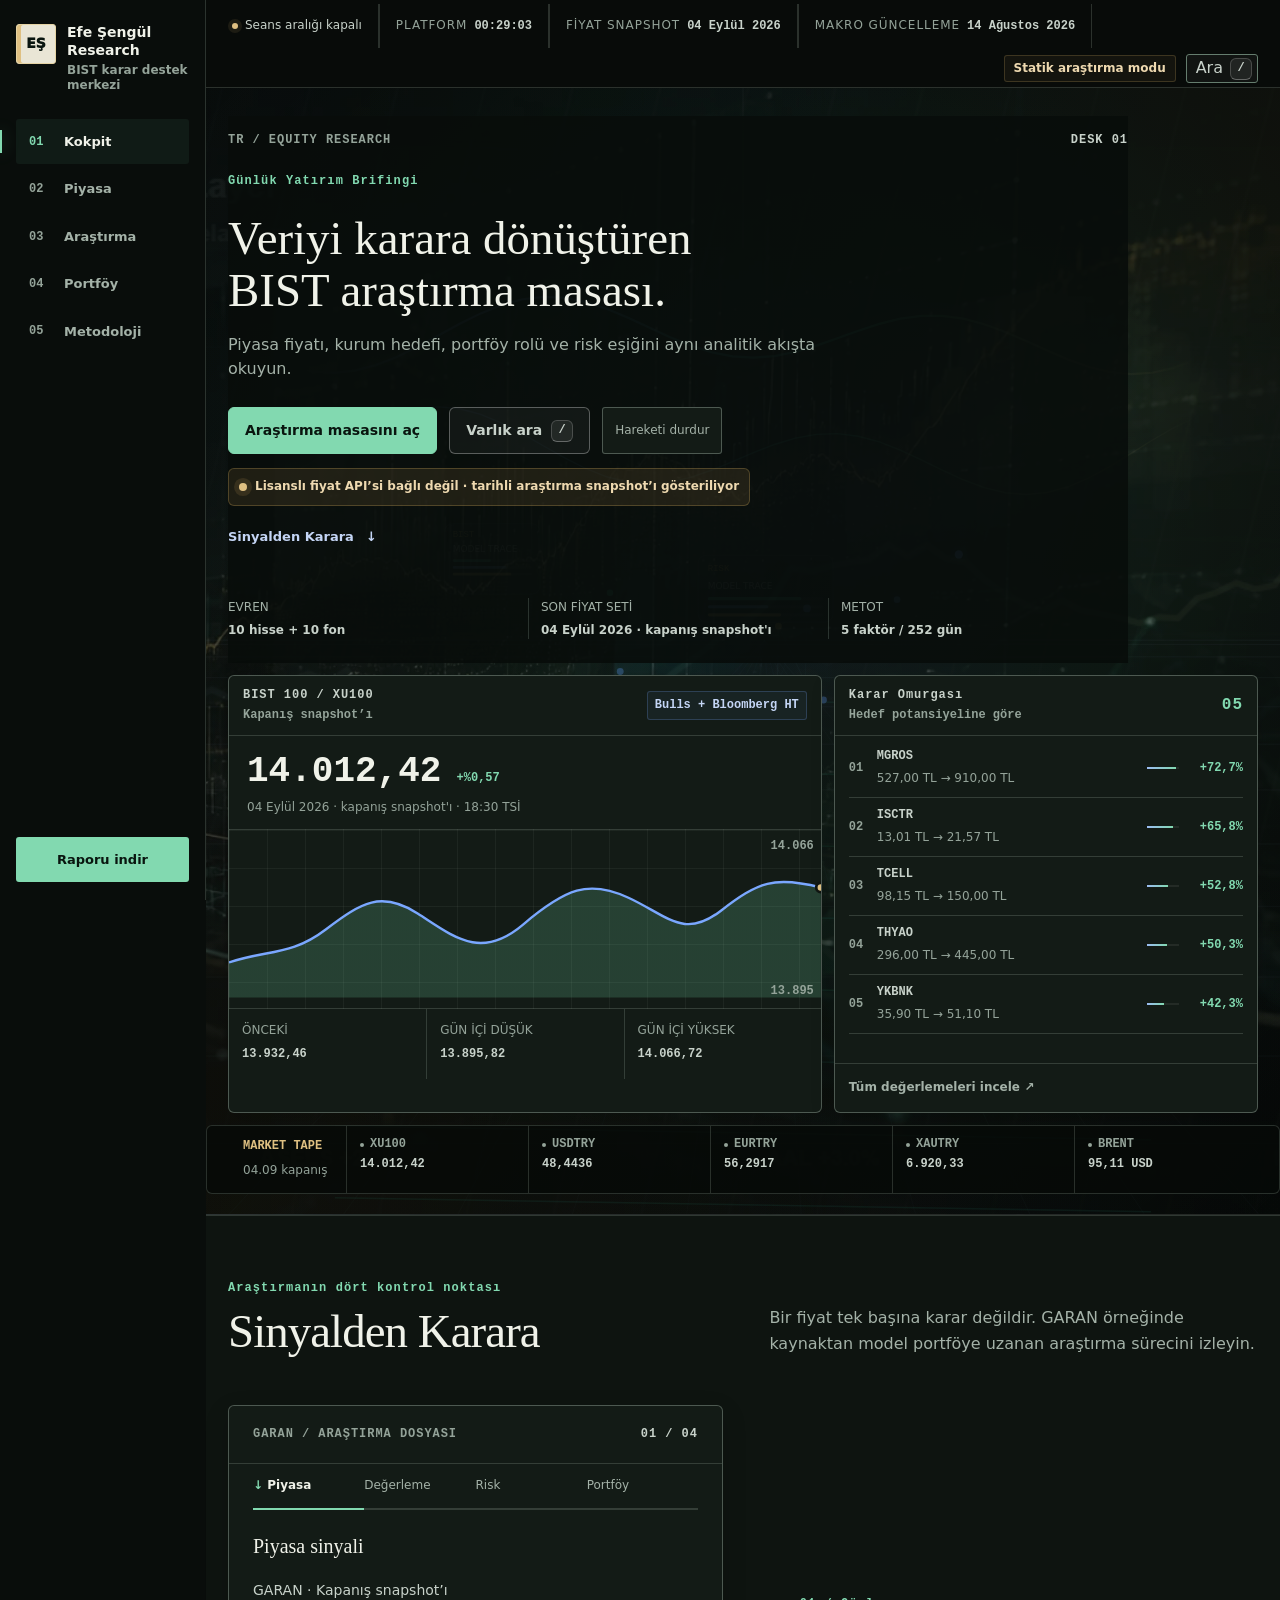
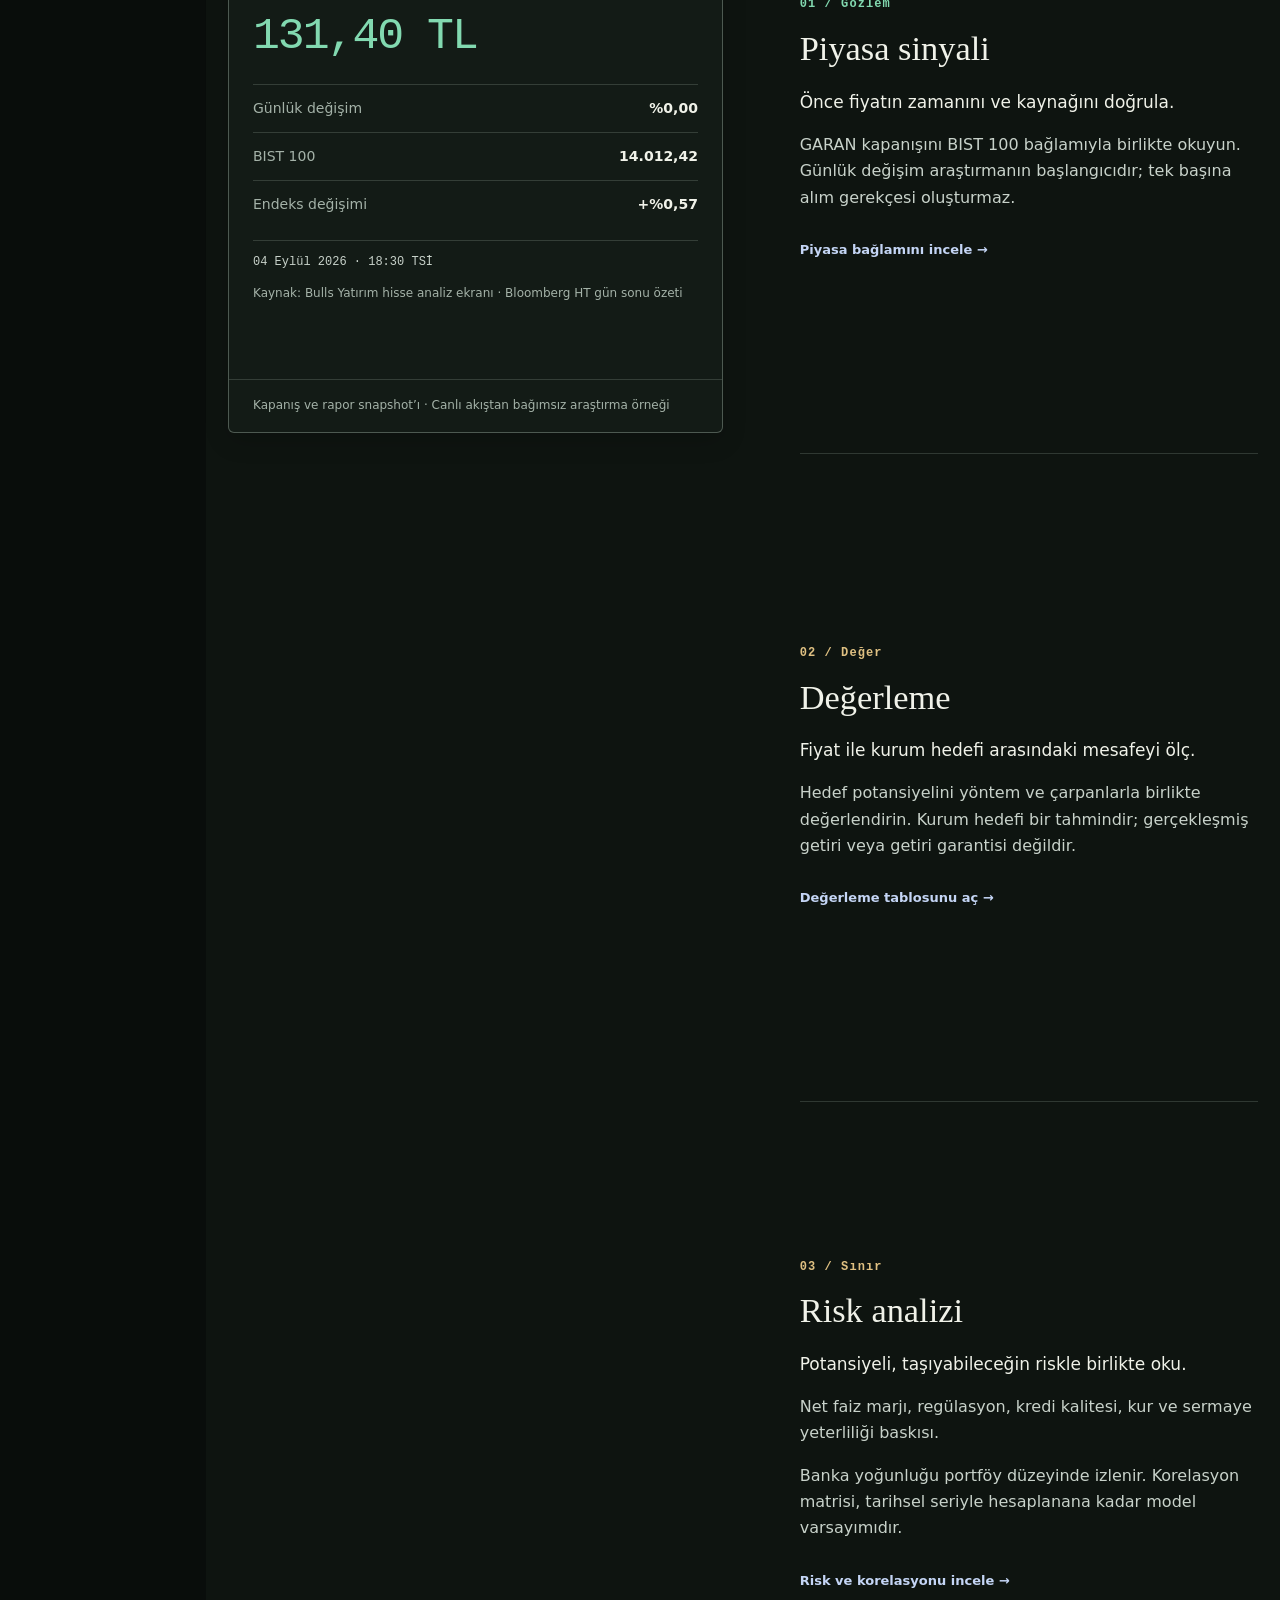
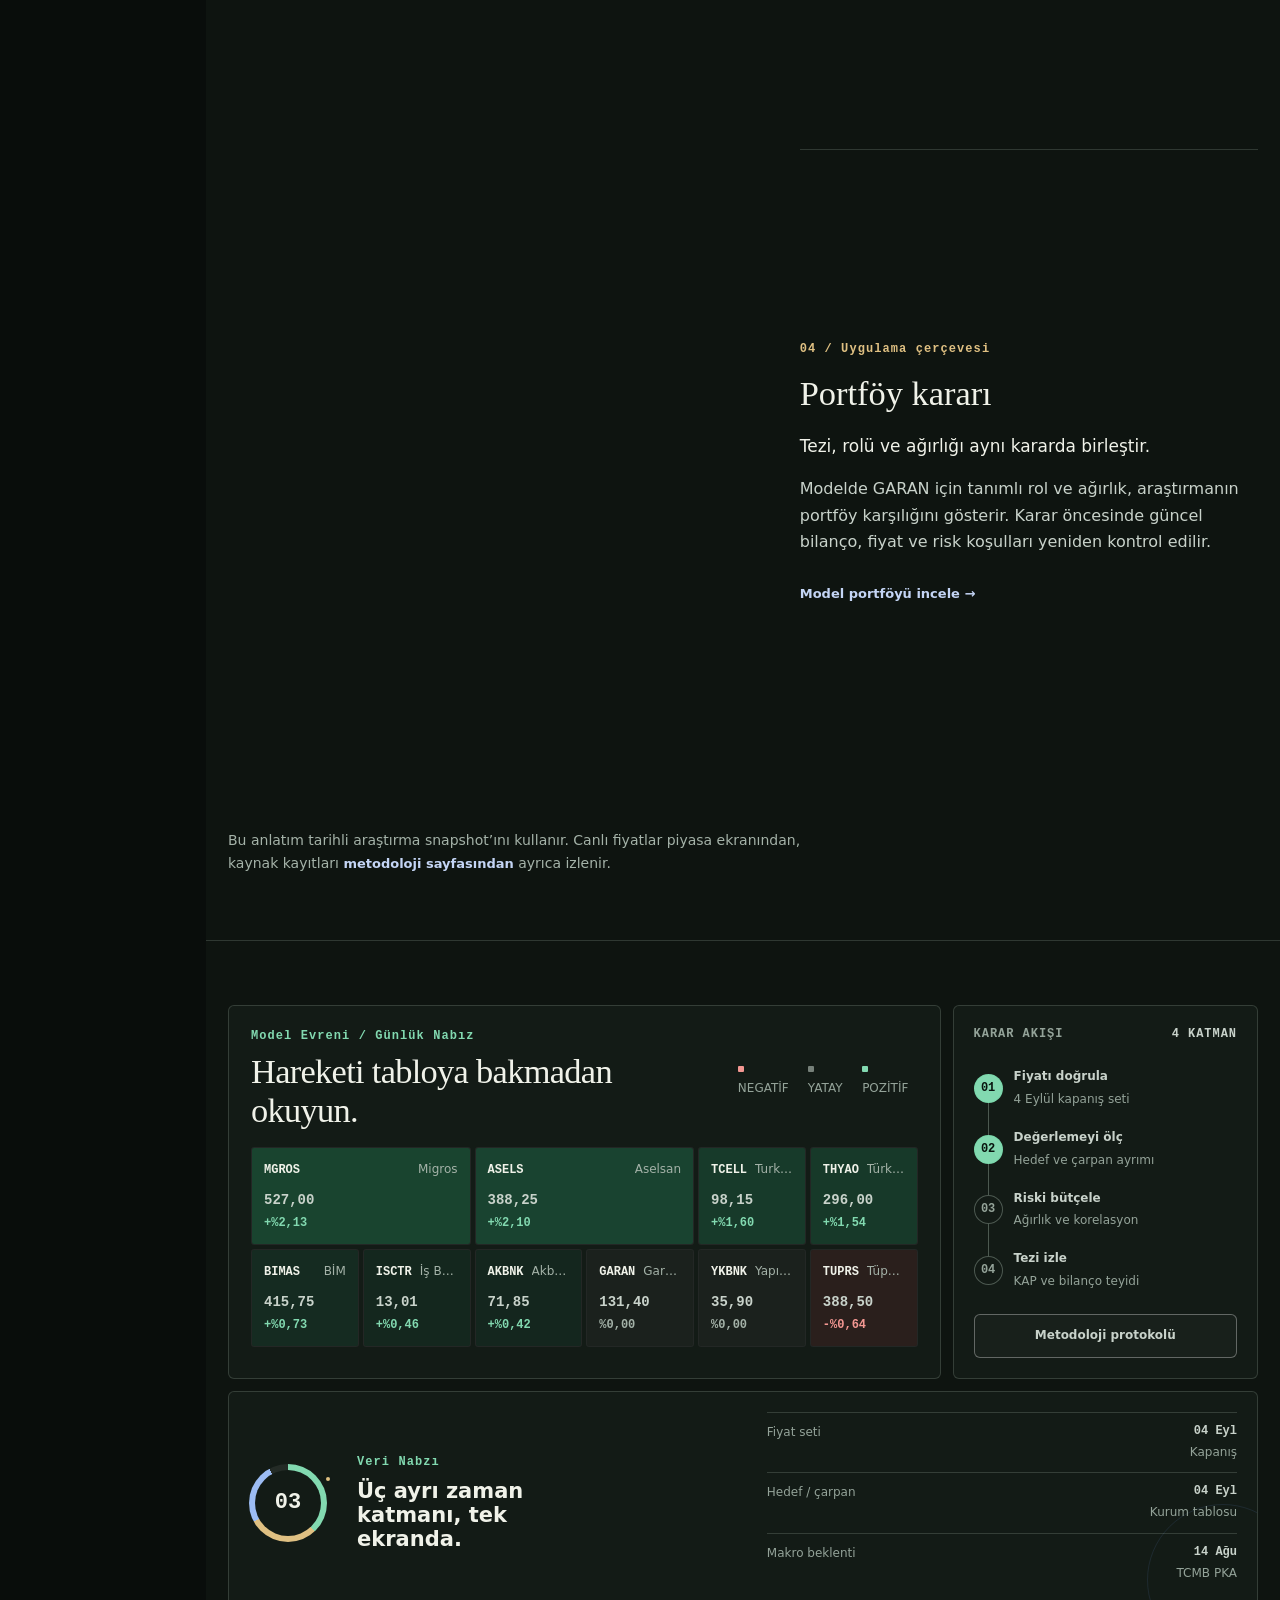
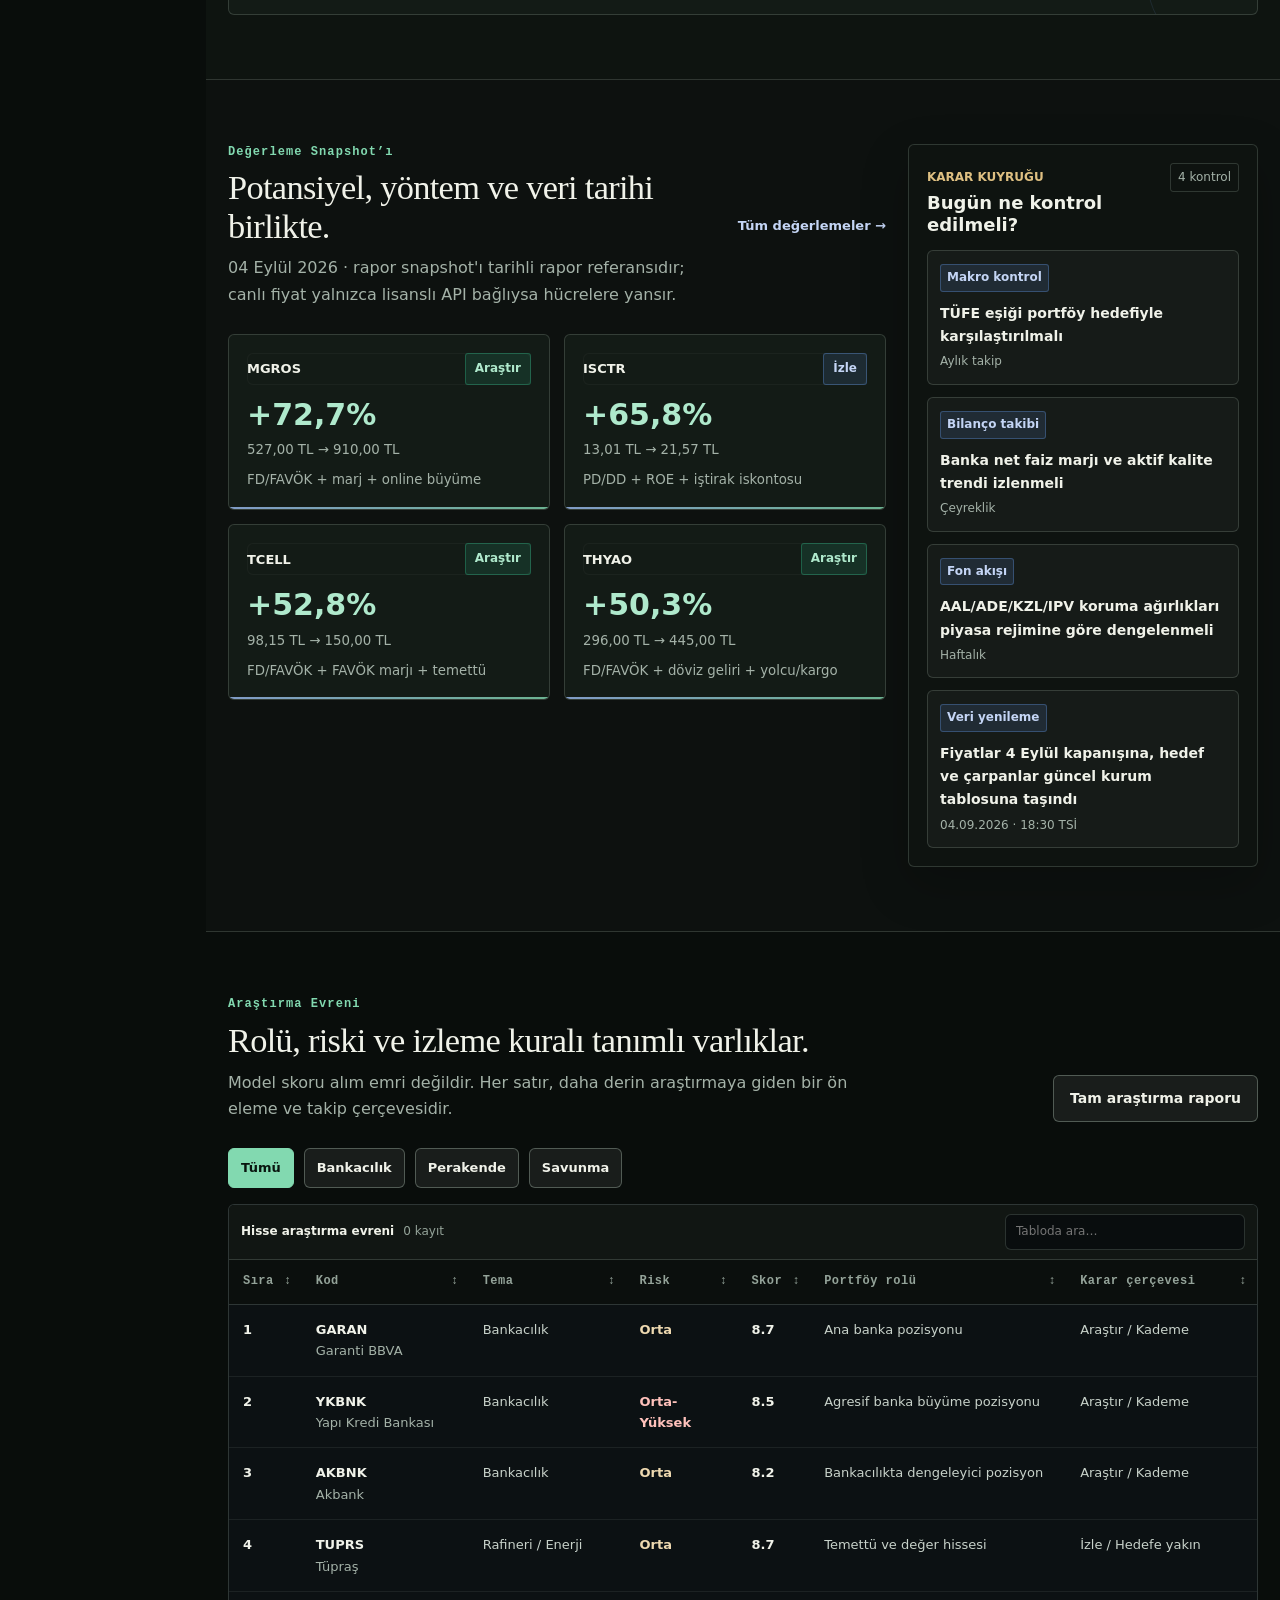
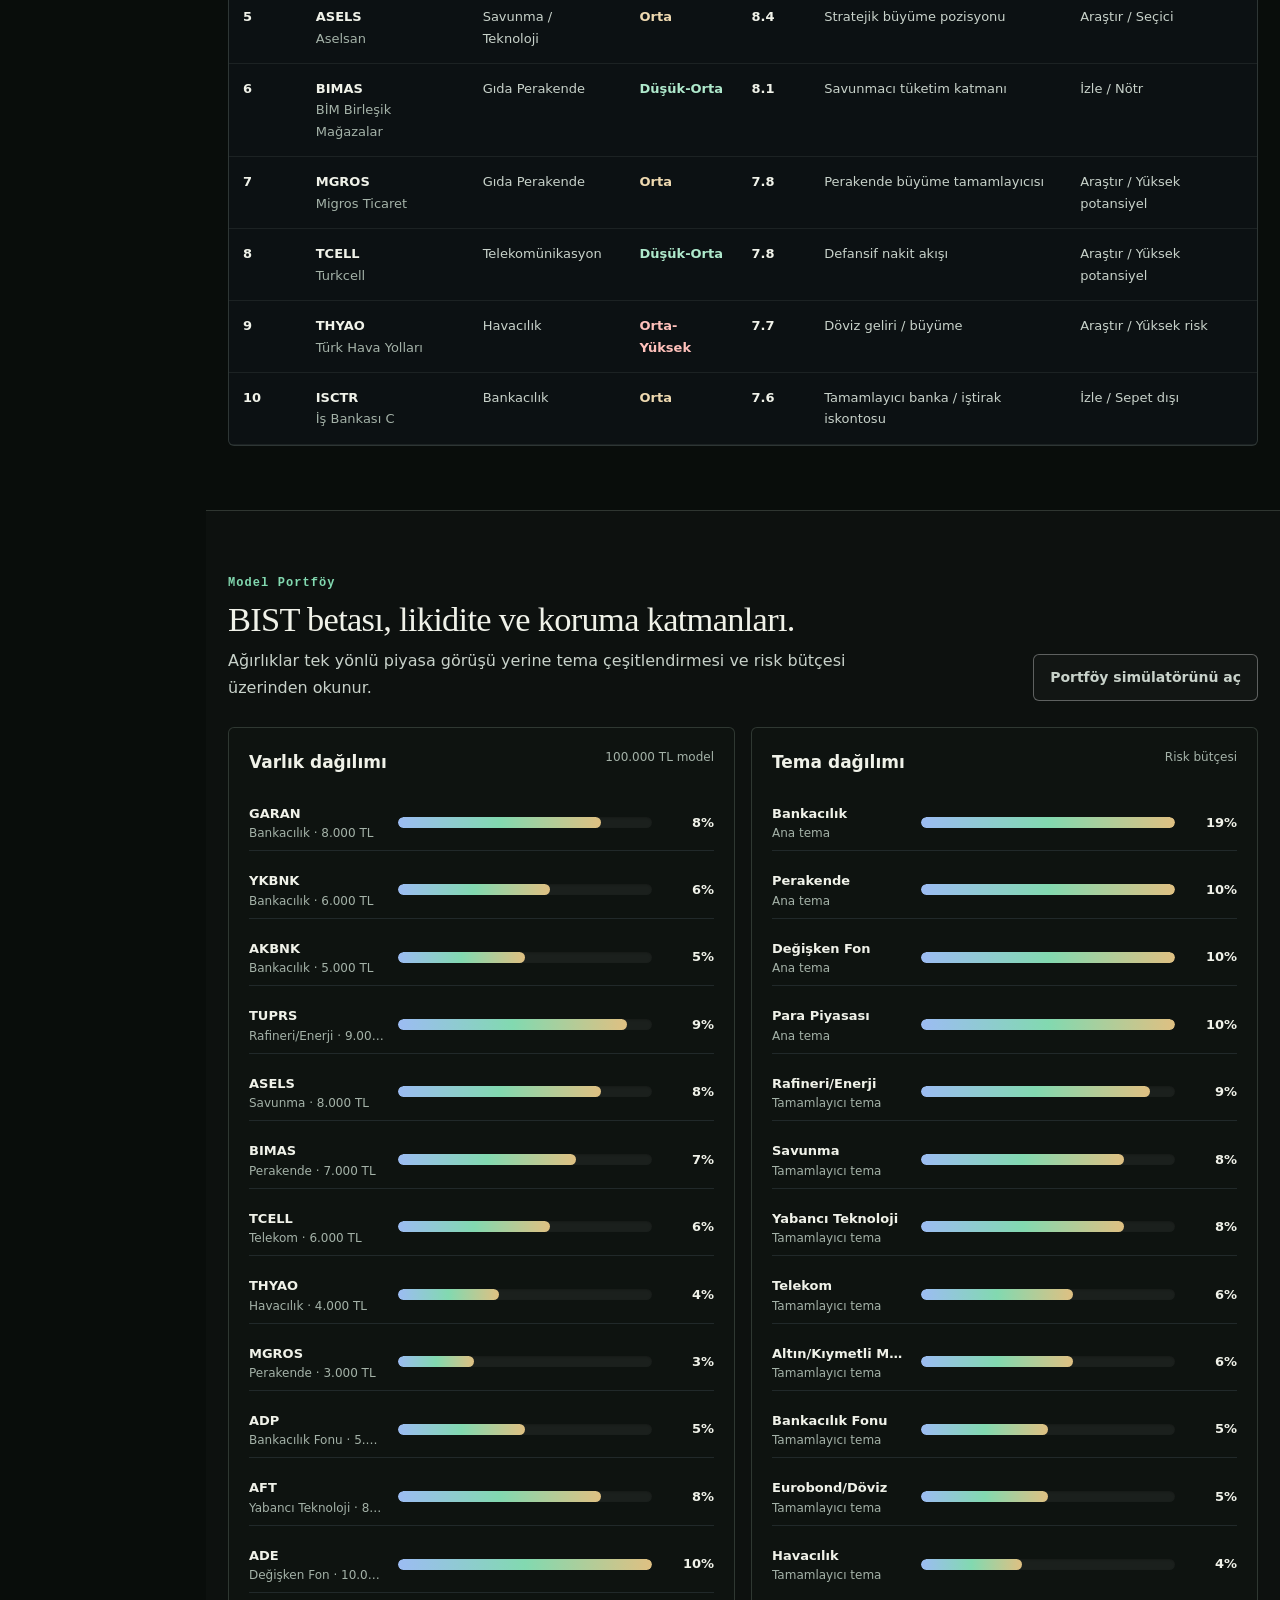
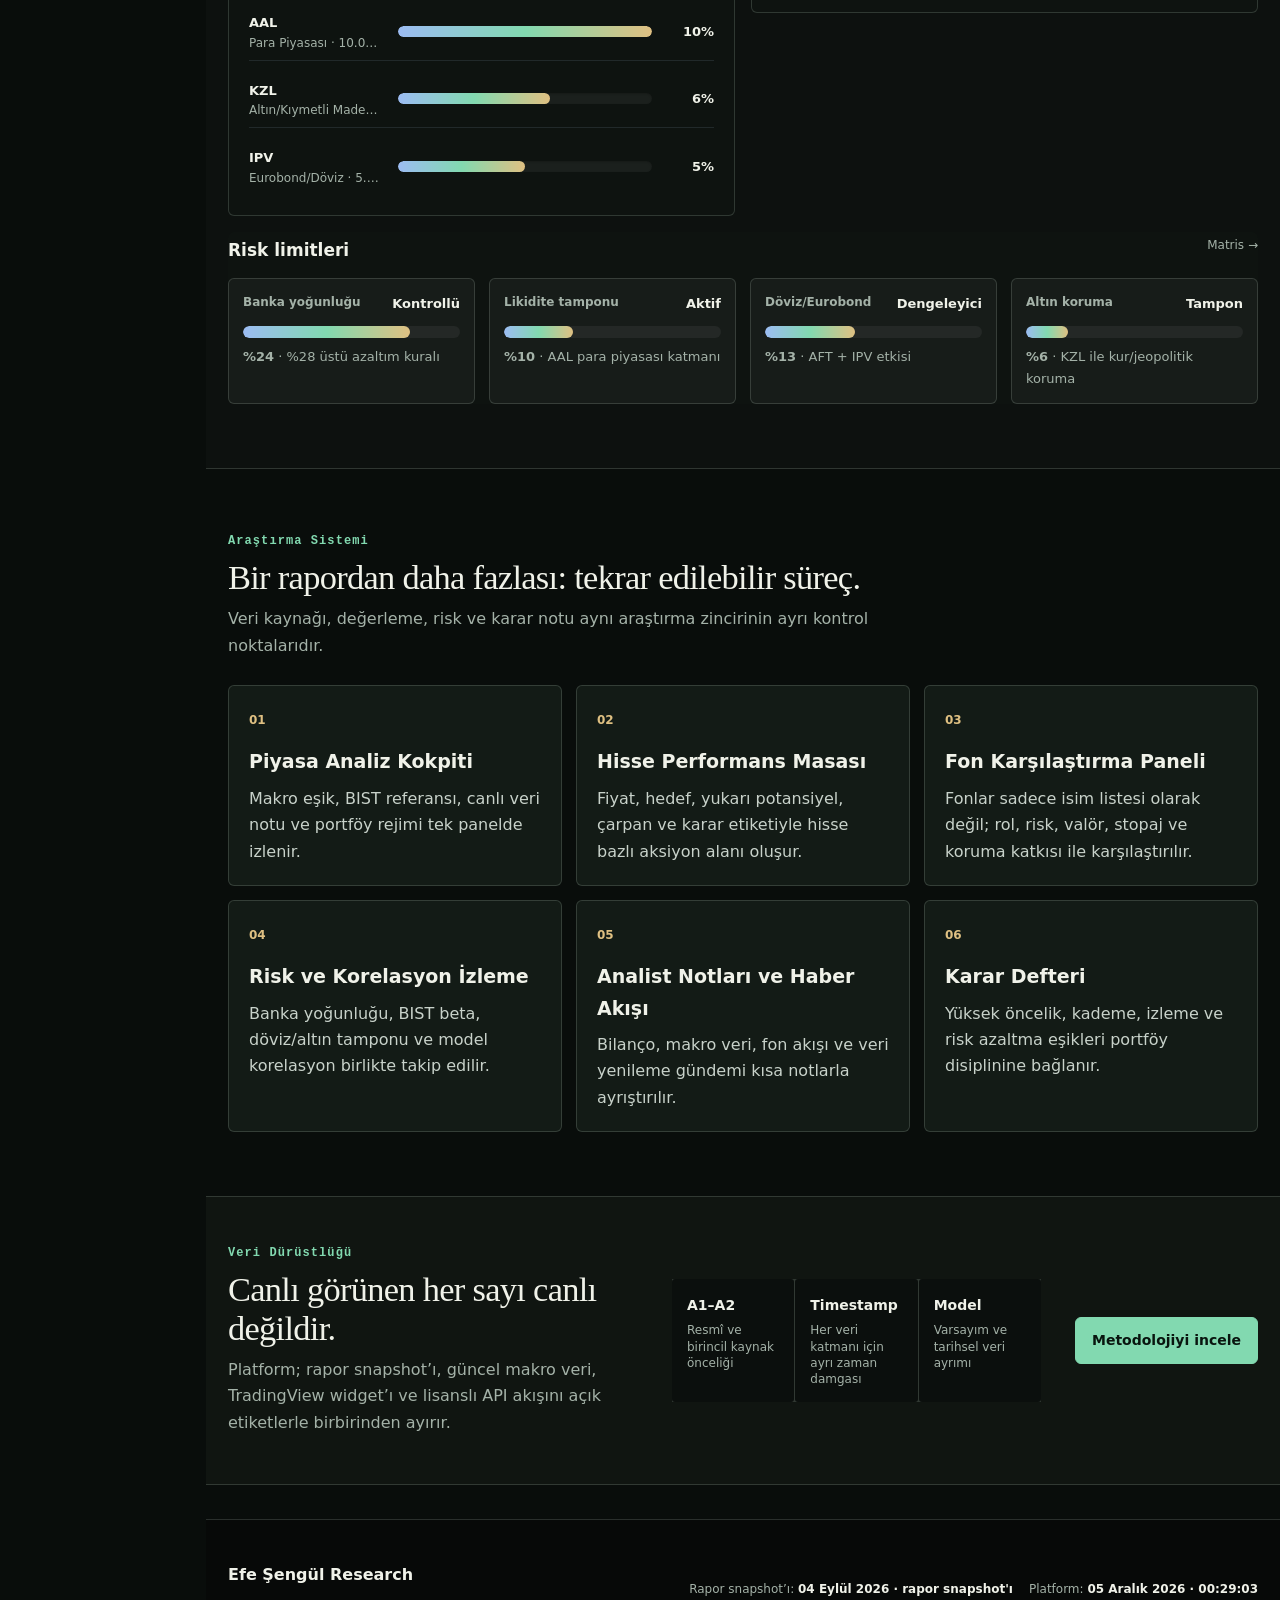
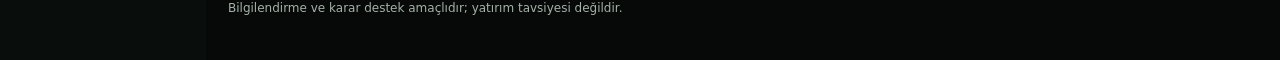
<file: index.html>
<!doctype html>
<html lang="tr">
<head>
  <meta charset="utf-8">
  <meta name="viewport" content="width=device-width, initial-scale=1">
  <meta name="theme-color" content="#080b0d">
  <title>Efe Şengül Research | BIST Karar Destek Merkezi</title>
  <meta name="description" content="BIST araştırma evreni, değerleme, model portföy, risk ve metodoloji katmanlarını tek analist çalışma alanında birleştiren karar destek platformu.">
  <link rel="icon" href="assets/img/logo.svg" type="image/svg+xml">
  <link rel="stylesheet" href="assets/css/styles.css?v=3.7.0">
  <link rel="stylesheet" href="assets/css/research-os.css?v=3.7.0">
  <script defer src="assets/js/data.js?v=3.7.0"></script>
  <script defer src="assets/js/finance-3d-background.js?v=3.7.0"></script>
  <script defer src="assets/js/app.js?v=3.7.0"></script>
  <script defer blocking="render" src="assets/js/platform-ui.js?v=3.7.0"></script>
  <script defer src="assets/js/live-adapter.js?v=3.7.0"></script>
<noscript><style>.nav-toggle,[data-open-search],.filters,.capital-control{display:none!important}@media(max-width:860px){.nav{position:relative}.links{position:static;display:flex;box-shadow:none}.nav-inner{flex-wrap:wrap}.links{flex-basis:100%}}</style></noscript>
</head>
<body data-page="home" data-scene="network">
  <div class="market-backdrop" aria-hidden="true"></div>
  <a class="skip-link" href="#main">İçeriğe geç</a>

  <nav class="nav" aria-label="Ana navigasyon">
    <div class="container nav-inner">
      <a class="brand" href="index.html" aria-label="Efe Şengül Research ana sayfa">
        <span class="brand-mark">EŞ</span>
        <span>Efe Şengül Research<small>BIST karar destek merkezi</small></span>
      </a>
      <button class="nav-toggle" type="button" aria-controls="site-links" aria-expanded="false" aria-label="Menüyü aç"><span></span></button>
      <div class="links" id="site-links">
        <a class="active" aria-current="page" href="index.html">Kokpit</a>
        <a href="live.html">Piyasa</a>
        <a href="report.html">Araştırma</a>
        <a href="portfolio.html">Portföy</a>
        <a href="methodology.html">Metodoloji</a>
        <a class="btn primary small" href="downloads/BIST_Rapor_Efe_AI_Profesyonel_Final.docx">Raporu indir</a>
      </div>
    </div>
  </nav>

  <header class="hero os-workbench">
    <video aria-hidden="true" class="hero-video" muted loop playsinline preload="none" poster="assets/img/finance-depth-poster.webp">
      <source src="assets/video/market-motion.webm" type="video/webm">
    </video>
    <div class="container os-workbench-grid">
      <section class="os-briefing" aria-labelledby="workspace-title">
        <div class="os-panel-label"><span>TR / EQUITY RESEARCH</span><b>DESK 01</b></div>
        <p class="section-kicker">Günlük Yatırım Brifingi</p>
        <h1 id="workspace-title">Veriyi karara dönüştüren BIST araştırma masası.</h1>
        <p class="lead">Piyasa fiyatı, kurum hedefi, portföy rolü ve risk eşiğini aynı analitik akışta okuyun.</p>
        <div class="hero-actions">
          <a class="btn primary" href="report.html#valuation">Araştırma masasını aç</a>
          <button class="btn ghost" type="button" data-open-search>Varlık ara <kbd>/</kbd></button>
        </div>
        <a class="text-link os-story-entry" href="#signal-to-decision">Sinyalden Karara <span aria-hidden="true">↓</span></a>
        <div class="os-briefing-meta" role="group" aria-label="Araştırma kapsamı">
          <div><span>Evren</span><b>10 hisse + 10 fon</b></div>
          <div><span>Son fiyat seti</span><b data-lock="marketReferenceDate"></b></div>
          <div><span>Metot</span><b>5 faktör / 252 gün</b></div>
        </div>
      </section>

      <section class="os-index-panel" aria-label="BIST 100 kapanış özeti">
        <div class="os-panel-head">
          <div><span>BIST 100 / XU100</span><small>Kapanış snapshot’ı</small></div>
          <span class="os-source-chip">Bulls + Bloomberg HT</span>
        </div>
        <div class="os-index-value">
          <strong data-lock="bistReference" data-live-symbol="XU100" data-live-field="market-price" data-live-format="index"></strong>
          <em class="is-up" data-lock="bistDailyChange" data-live-symbol="XU100" data-live-field="change"></em>
          <small><span data-lock="marketReferenceDate"></span> · <span data-lock="marketReferenceTime"></span></small>
        </div>
        <div class="os-range-chart" role="group" aria-label="BIST 100 seans aralığı">
          <span class="os-grid-label top" data-live-symbol="XU100" data-live-field="high">14.066</span>
          <span class="os-grid-label bottom" data-live-symbol="XU100" data-live-field="low">13.895</span>
          <svg viewBox="0 0 640 170" role="img" aria-label="BIST 100 kapanış seansı için görsel ritim">
            <defs>
              <linearGradient id="osLine" x1="0" y1="0" x2="640" y2="0">
                <stop stop-color="#7aa7ff"/>
                <stop offset=".55" stop-color="#72d6a6"/>
                <stop offset="1" stop-color="#e2ba68"/>
              </linearGradient>
              <linearGradient id="osArea" x1="0" y1="0" x2="0" y2="170">
                <stop stop-color="#72d6a6" stop-opacity=".2"/>
                <stop offset="1" stop-color="#72d6a6" stop-opacity="0"/>
              </linearGradient>
            </defs>
            <path class="os-area" d="M0 132 C42 118 67 125 105 96 S165 54 204 79 S272 130 318 91 S389 42 432 62 S492 107 532 76 S590 38 640 51 L640 170 L0 170 Z"/>
            <path class="os-line" d="M0 132 C42 118 67 125 105 96 S165 54 204 79 S272 130 318 91 S389 42 432 62 S492 107 532 76 S590 38 640 51"/>
            <circle cx="640" cy="51" r="5"/>
          </svg>
        </div>
        <div class="os-range-stats">
          <div><span>Önceki</span><b data-lock="bistPrevious" data-live-symbol="XU100" data-live-field="previous"></b></div>
          <div><span>Gün içi düşük</span><b data-lock="bistLow" data-live-symbol="XU100" data-live-field="low"></b></div>
          <div><span>Gün içi yüksek</span><b data-lock="bistHigh" data-live-symbol="XU100" data-live-field="high"></b></div>
        </div>
      </section>

      <aside role="region" class="os-signal-panel" aria-label="Değerleme sinyalleri">
        <div class="os-panel-head">
          <div><span>Karar Omurgası</span><small>Hedef potansiyeline göre</small></div>
          <b>05</b>
        </div>
        <div id="signal-ladder" class="os-signal-ladder"></div>
        <a class="os-panel-link" href="report.html#valuation">Tüm değerlemeleri incele <span aria-hidden="true">↗</span></a>
      </aside>
    </div>
    <div class="container os-tape-shell" role="group" aria-label="Piyasa göstergeleri">
      <div class="os-tape-intro"><span>MARKET TAPE</span><small>04.09 kapanış</small></div>
      <div id="market-tape" class="os-market-tape"></div>
    </div>
  </header>

  <main id="main" tabindex="-1">
    <section class="os-story" id="signal-to-decision" aria-labelledby="story-title">
      <div class="container">
        <div class="section-head os-story-heading">
          <div>
            <p class="section-kicker">Araştırmanın dört kontrol noktası</p>
            <h2 class="section-title" id="story-title">Sinyalden Karara</h2>
          </div>
          <p class="section-sub">Bir fiyat tek başına karar değildir. GARAN örneğinde kaynaktan model portföye uzanan araştırma sürecini izleyin.</p>
        </div>
        <div class="os-story-layout">
          <div class="os-story-board" aria-hidden="true" hidden>
            <div class="os-panel-label"><span>GARAN / ARAŞTIRMA DOSYASI</span><b data-story-counter>01 / 04</b></div>
            <ol class="os-story-track">
              <li>Piyasa</li><li>Değerleme</li><li>Risk</li><li>Portföy</li>
            </ol>
            <div class="os-story-layer" data-story-layer></div>
            <p class="os-story-board-note">Kapanış ve rapor snapshot’ı · Canlı akıştan bağımsız araştırma örneği</p>
          </div>
          <div class="os-story-steps">
            <article class="os-story-step" id="story-signal" data-story-step>
              <div class="os-story-copy">
                <p class="section-kicker">01 / Gözlem</p>
                <h3>Piyasa sinyali</h3>
                <p class="os-story-thesis">Önce fiyatın zamanını ve kaynağını doğrula.</p>
                <p>GARAN kapanışını BIST 100 bağlamıyla birlikte okuyun. Günlük değişim araştırmanın başlangıcıdır; tek başına alım gerekçesi oluşturmaz.</p>
                <a class="text-link" href="live.html">Piyasa bağlamını incele →</a>
              </div>
              <div class="os-story-evidence" data-story-evidence>
                <p class="os-story-caption">GARAN · Kapanış snapshot’ı</p>
                <strong class="os-story-number" data-story-value="price">131,40 TL</strong>
                <dl class="os-story-facts">
                  <div><dt>Günlük değişim</dt><dd data-story-value="change">%0,00</dd></div>
                  <div><dt>BIST 100</dt><dd data-story-value="index">14.012,42</dd></div>
                  <div><dt>Endeks değişimi</dt><dd data-story-value="indexChange">+%0,57</dd></div>
                </dl>
                <p class="os-story-date" data-story-value="marketDate">04 Eylül 2026 · 18:30 TSİ</p>
                <p class="os-story-source">Kaynak: <span data-story-value="marketSource">Bulls Yatırım hisse analiz ekranı</span> · <span data-story-value="indexSource">Bloomberg HT gün sonu özeti</span></p>
              </div>
            </article>
            <article class="os-story-step" id="story-valuation" data-story-step>
              <div class="os-story-copy">
                <p class="section-kicker">02 / Değer</p>
                <h3>Değerleme</h3>
                <p class="os-story-thesis">Fiyat ile kurum hedefi arasındaki mesafeyi ölç.</p>
                <p>Hedef potansiyelini yöntem ve çarpanlarla birlikte değerlendirin. Kurum hedefi bir tahmindir; gerçekleşmiş getiri veya getiri garantisi değildir.</p>
                <a class="text-link" href="report.html#valuation">Değerleme tablosunu aç →</a>
              </div>
              <div class="os-story-evidence" data-story-evidence>
                <p class="os-story-caption">GARAN · Hedef potansiyeli</p>
                <strong class="os-story-number" data-story-value="upside">+39,3%</strong>
                <div class="os-story-comparison">
                  <div><span>Kapanış</span><b data-story-value="price">131,40 TL</b><i aria-hidden="true" data-story-price-bar style="--story-fill:71.81%"></i></div>
                  <div><span>Kurum hedefi</span><b data-story-value="target">182,99 TL</b><i aria-hidden="true" style="--story-fill:100%"></i></div>
                </div>
                <p class="os-story-method" data-story-value="method">PD/DD + ROE + NIM</p>
                <p data-story-value="multiples">F/K 4,57x · PD/DD 1,13x</p>
                <p class="os-story-date" data-story-value="reportDate">04 Eylül 2026 · rapor snapshot’ı</p>
                <p class="os-story-source">Kaynak: <span data-story-value="valuationSource">Bulls kapanış + Şeker Yatırım hedef</span></p>
              </div>
            </article>
            <article class="os-story-step" id="story-risk" data-story-step>
              <div class="os-story-copy">
                <p class="section-kicker">03 / Sınır</p>
                <h3>Risk analizi</h3>
                <p class="os-story-thesis">Potansiyeli, taşıyabileceğin riskle birlikte oku.</p>
                <p data-story-value="risks">Net faiz marjı, regülasyon, kredi kalitesi, kur ve sermaye yeterliliği baskısı.</p>
                <p>Banka yoğunluğu portföy düzeyinde izlenir. Korelasyon matrisi, tarihsel seriyle hesaplanana kadar model varsayımıdır.</p>
                <a class="text-link" href="portfolio.html#correlation">Risk ve korelasyonu incele →</a>
              </div>
              <div class="os-story-evidence" data-story-evidence>
                <p class="os-story-caption">Model portföy · Banka yoğunluğu</p>
                <strong class="os-story-number" data-story-value="bankWeight">%24</strong>
                <div class="os-story-risk-scale" aria-hidden="true"><i data-story-risk-bar style="--story-fill:24%"></i></div>
                <p class="os-story-scale-label">Toplam model portföy içindeki pay · 0–100%</p>
                <dl class="os-story-facts">
                  <div><dt>Kontrol durumu</dt><dd data-story-value="bankStatus">Kontrollü</dd></div>
                  <div><dt>Azaltım kuralı</dt><dd data-story-value="bankRule">%28 üstü azaltım kuralı</dd></div>
                  <div><dt>GARAN risk sınıfı</dt><dd data-story-value="risk">Orta</dd></div>
                </dl>
                <p class="os-story-date" data-story-value="reportDate">04 Eylül 2026 · rapor snapshot’ı</p>
                <p class="os-story-source">Kaynak: Araştırma modeli · Risk bütçesi ve izleme kuralları</p>
              </div>
            </article>
            <article class="os-story-step" id="story-decision" data-story-step>
              <div class="os-story-copy">
                <p class="section-kicker">04 / Uygulama çerçevesi</p>
                <h3>Portföy kararı</h3>
                <p class="os-story-thesis">Tezi, rolü ve ağırlığı aynı kararda birleştir.</p>
                <p>Modelde GARAN için tanımlı rol ve ağırlık, araştırmanın portföy karşılığını gösterir. Karar öncesinde güncel bilanço, fiyat ve risk koşulları yeniden kontrol edilir.</p>
                <a class="text-link" href="portfolio.html">Model portföyü incele →</a>
              </div>
              <div class="os-story-evidence" data-story-evidence>
                <p class="os-story-caption">GARAN · Model ağırlığı</p>
                <strong class="os-story-number" data-story-value="weight">%8</strong>
                <p class="os-story-decision" data-story-value="decision">Araştır / Kademe</p>
                <dl class="os-story-facts">
                  <div><dt>Portföy rolü</dt><dd data-story-value="role">Ana banka pozisyonu</dd></div>
                  <div><dt>Model tutarı</dt><dd data-story-value="amount">8.000 TL</dd></div>
                  <div><dt>Toplam model</dt><dd data-story-value="capital">100.000 TL</dd></div>
                </dl>
                <p class="os-story-date" data-story-value="reportDate">04 Eylül 2026 · rapor snapshot’ı</p>
                <p class="os-story-source">Kaynak: Araştırma modeli · Bilgilendirme amaçlıdır; yatırım tavsiyesi değildir.</p>
              </div>
            </article>
          </div>
        </div>
        <p class="os-story-footnote">Bu anlatım tarihli araştırma snapshot’ını kullanır. Canlı fiyatlar piyasa ekranından, kaynak kayıtları <a class="text-link" href="methodology.html">metodoloji sayfasından</a> ayrıca izlenir.</p>
      </div>
    </section>
    <section class="os-intelligence-section" aria-labelledby="intelligence-title">
      <div class="container os-intelligence-grid">
        <div class="os-heatmap-panel">
          <div class="section-head compact-head">
            <div>
              <p class="section-kicker">Model Evreni / Günlük Nabız</p>
              <h2 class="section-title" id="intelligence-title">Hareketi tabloya bakmadan okuyun.</h2>
            </div>
            <div class="os-heat-legend"><span class="down">Negatif</span><span class="flat">Yatay</span><span class="up">Pozitif</span></div>
          </div>
          <div id="market-heatmap" class="os-market-heatmap"></div>
        </div>

        <div class="os-decision-axis" role="group" aria-label="Karar araştırma akışı">
          <div class="os-panel-label"><span>KARAR AKIŞI</span><b>4 KATMAN</b></div>
          <ol>
            <li class="is-complete"><span>01</span><div><b>Fiyatı doğrula</b><small>4 Eylül kapanış seti</small></div></li>
            <li class="is-complete"><span>02</span><div><b>Değerlemeyi ölç</b><small>Hedef ve çarpan ayrımı</small></div></li>
            <li><span>03</span><div><b>Riski bütçele</b><small>Ağırlık ve korelasyon</small></div></li>
            <li><span>04</span><div><b>Tezi izle</b><small>KAP ve bilanço teyidi</small></div></li>
          </ol>
          <a class="btn ghost" href="methodology.html">Metodoloji protokolü</a>
        </div>

        <aside role="region" class="os-provenance-panel" aria-label="Veri tazelik özeti">
          <div class="os-freshness-orbit" aria-hidden="true"><span>03</span><i></i></div>
          <div>
            <p class="section-kicker">Veri Nabzı</p>
            <h2>Üç ayrı zaman katmanı, tek ekranda.</h2>
          </div>
          <dl>
            <div><dt>Fiyat seti</dt><dd><b>04 Eyl</b><span>Kapanış</span></dd></div>
            <div><dt>Hedef / çarpan</dt><dd><b>04 Eyl</b><span>Kurum tablosu</span></dd></div>
            <div><dt>Makro beklenti</dt><dd><b>14 Ağu</b><span>TCMB PKA</span></dd></div>
          </dl>
        </aside>
      </div>
    </section>

    <section class="band decision-workspace">
      <div class="container decision-layout">
        <div class="workspace-primary">
          <div class="section-head compact-head">
            <div>
              <p class="section-kicker">Değerleme Snapshot’ı</p>
              <h2 class="section-title">Potansiyel, yöntem ve veri tarihi birlikte.</h2>
              <p class="section-sub"><span data-lock="dataDate"></span> tarihli rapor referansıdır; canlı fiyat yalnızca lisanslı API bağlıysa hücrelere yansır.</p>
            </div>
            <a class="text-link" href="report.html#valuation">Tüm değerlemeler →</a>
          </div>
          <div class="valuation-grid" id="valuation-cards"></div>
        </div>
        <aside class="workspace-aside" aria-label="Karar kontrol listesi">
          <div class="aside-head"><div><small>KARAR KUYRUĞU</small><h2>Bugün ne kontrol edilmeli?</h2></div><span class="count-badge">4 kontrol</span></div>
          <div class="feed-list" id="analysis-feed"></div>
        </aside>
      </div>
    </section>

    <section>
      <div class="container">
        <div class="section-head">
          <div>
            <p class="section-kicker">Araştırma Evreni</p>
            <h2 class="section-title">Rolü, riski ve izleme kuralı tanımlı varlıklar.</h2>
            <p class="section-sub">Model skoru alım emri değildir. Her satır, daha derin araştırmaya giden bir ön eleme ve takip çerçevesidir.</p>
          </div>
          <a class="btn" href="report.html#universe">Tam araştırma raporu</a>
        </div>
        <div class="filters" role="group" aria-label="Sektör filtresi">
          <button class="btn small filter active" data-filter="all">Tümü</button>
          <button class="btn small filter" data-filter="Bankacılık">Bankacılık</button>
          <button class="btn small filter" data-filter="Perakende">Perakende</button>
          <button class="btn small filter" data-filter="Savunma">Savunma</button>
        </div>
        <div class="table-wrap data-table-shell" data-table-title="Hisse araştırma evreni">
          <table>
            <thead><tr><th>Sıra</th><th>Kod</th><th>Tema</th><th>Risk</th><th>Skor</th><th>Portföy rolü</th><th>Karar çerçevesi</th></tr></thead>
            <tbody id="stock-table"></tbody>
          </table>
        </div>
      </div>
    </section>

    <section class="dark-band portfolio-preview">
      <div class="container">
        <div class="section-head">
          <div>
            <p class="section-kicker">Model Portföy</p>
            <h2 class="section-title">BIST betası, likidite ve koruma katmanları.</h2>
            <p class="section-sub">Ağırlıklar tek yönlü piyasa görüşü yerine tema çeşitlendirmesi ve risk bütçesi üzerinden okunur.</p>
          </div>
          <a class="btn ghost" href="portfolio.html">Portföy simülatörünü aç</a>
        </div>
        <div class="portfolio-dashboard">
          <div class="allocation-panel">
            <div class="panel-title"><h3>Varlık dağılımı</h3><span>100.000 TL model</span></div>
            <div id="portfolio-bars" class="bars"></div>
          </div>
          <div class="allocation-panel">
            <div class="panel-title"><h3>Tema dağılımı</h3><span>Risk bütçesi</span></div>
            <div id="theme-bars" class="bars"></div>
          </div>
          <div class="risk-panel">
            <div class="panel-title"><h3>Risk limitleri</h3><a href="portfolio.html#correlation">Matris →</a></div>
            <div class="risk-grid compact-risk" id="risk-indicators"></div>
          </div>
        </div>
      </div>
    </section>

    <section>
      <div class="container">
        <div class="section-head compact-head">
          <div>
            <p class="section-kicker">Araştırma Sistemi</p>
            <h2 class="section-title">Bir rapordan daha fazlası: tekrar edilebilir süreç.</h2>
            <p class="section-sub">Veri kaynağı, değerleme, risk ve karar notu aynı araştırma zincirinin ayrı kontrol noktalarıdır.</p>
          </div>
        </div>
        <div class="module-grid" id="platform-modules"></div>
      </div>
    </section>

    <section class="credibility-band">
      <div class="container credibility-layout">
        <div>
          <p class="section-kicker">Veri Dürüstlüğü</p>
          <h2 class="section-title">Canlı görünen her sayı canlı değildir.</h2>
          <p class="section-sub">Platform; rapor snapshot’ı, güncel makro veri, TradingView widget’ı ve lisanslı API akışını açık etiketlerle birbirinden ayırır.</p>
        </div>
        <div class="credibility-points">
          <div><b>A1–A2</b><span>Resmî ve birincil kaynak önceliği</span></div>
          <div><b>Timestamp</b><span>Her veri katmanı için ayrı zaman damgası</span></div>
          <div><b>Model</b><span>Varsayım ve tarihsel veri ayrımı</span></div>
        </div>
        <a class="btn primary" href="methodology.html">Metodolojiyi incele</a>
      </div>
    </section>
  </main>

  <footer class="footer">
    <div class="container footer-grid">
      <div><b>Efe Şengül Research</b><div class="disclaimer">Bilgilendirme ve karar destek amaçlıdır; yatırım tavsiyesi değildir.</div></div>
      <div class="footer-meta"><span>Rapor snapshot’ı: <b data-lock="dataDate"></b></span><span>Platform: <b data-clock="date-time"></b></span></div>
    </div>
  </footer>

</body>
</html>
</file>
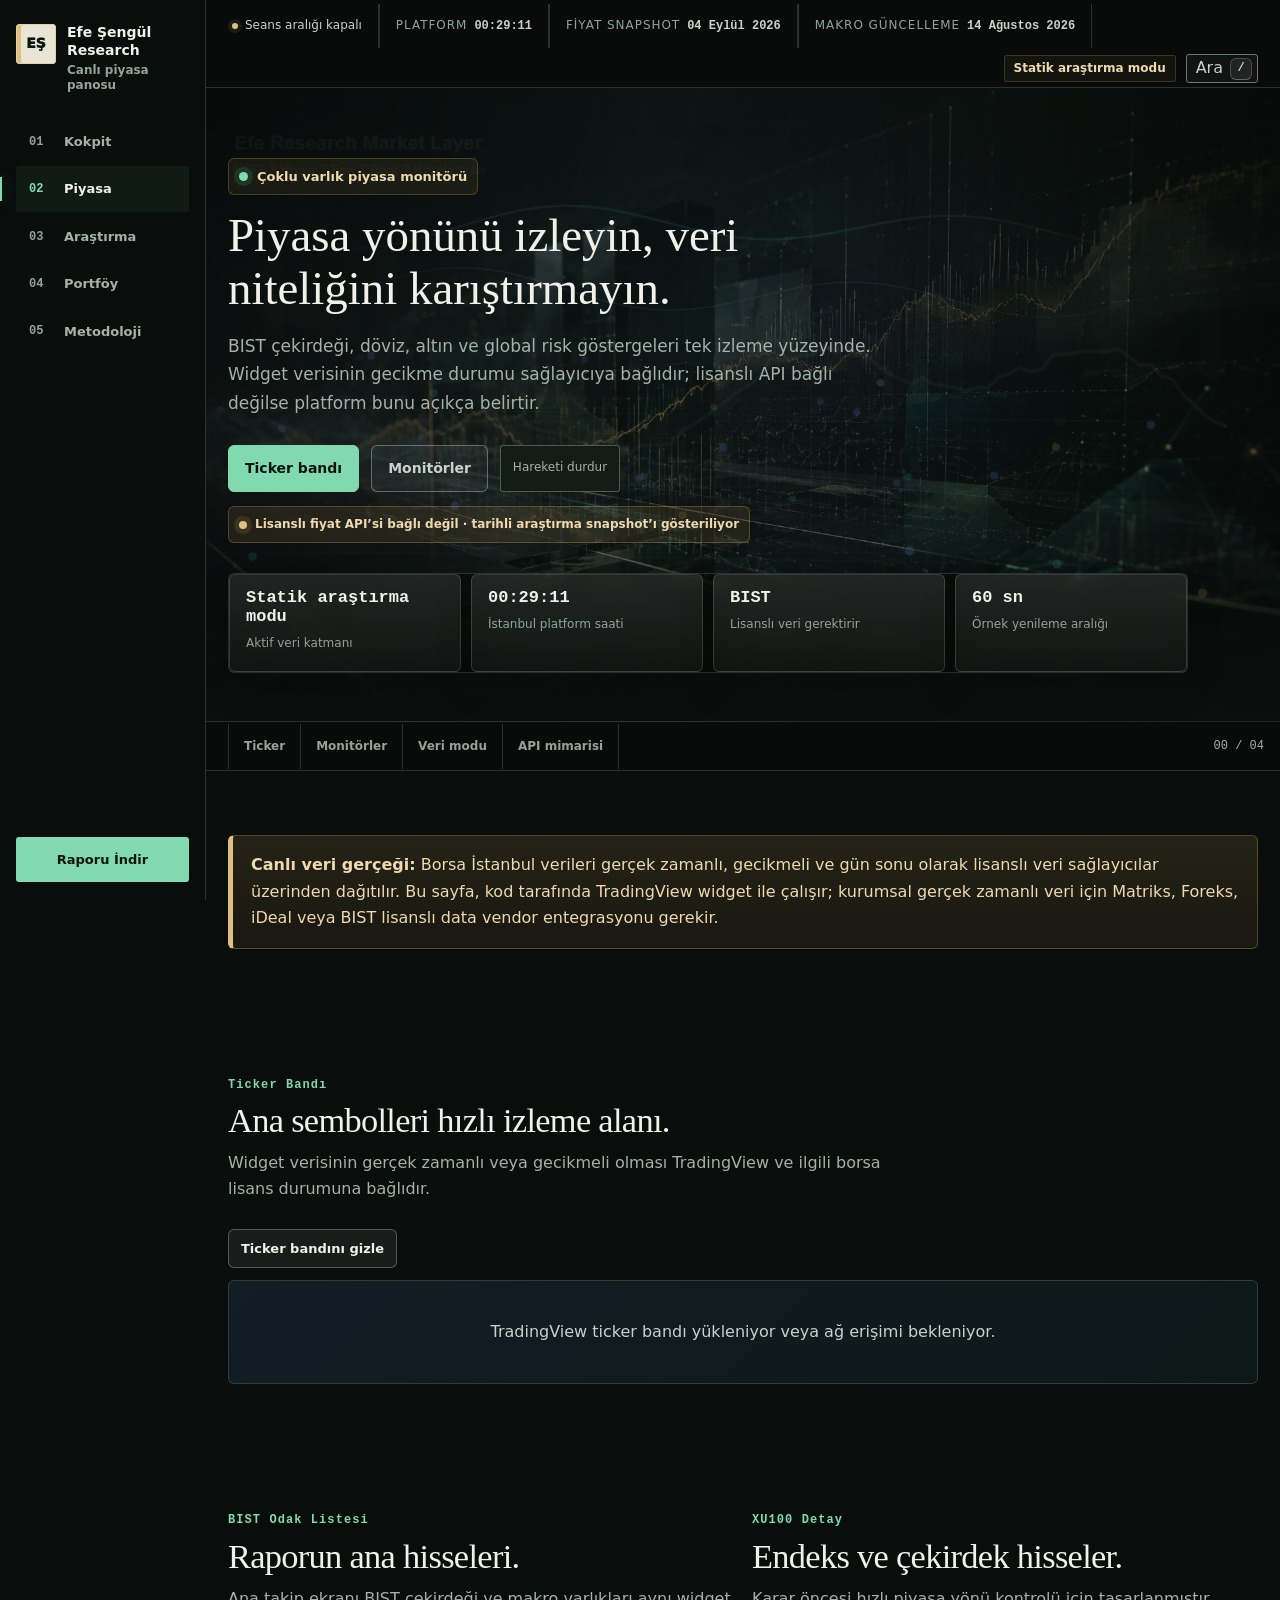
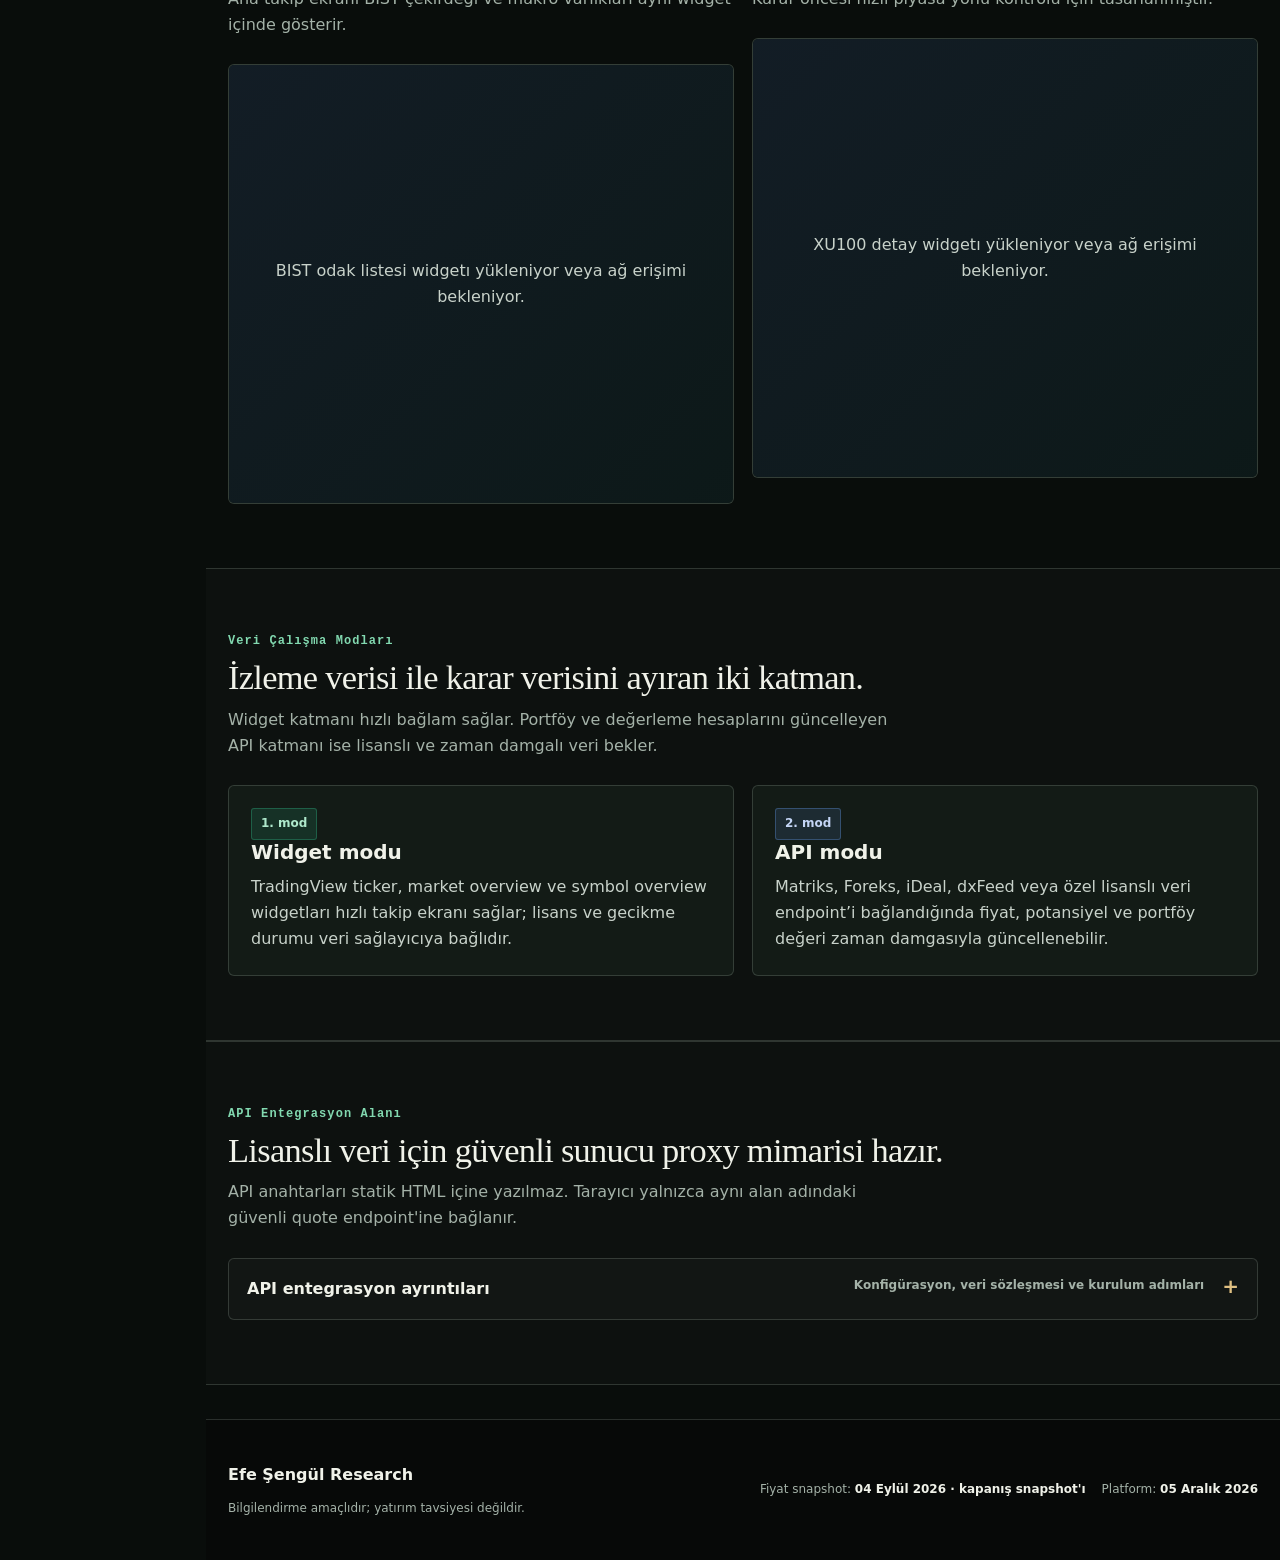
<file: live.html>
<!doctype html>
<html lang="tr">
<head>
  <meta charset="utf-8">
  <meta name="viewport" content="width=device-width, initial-scale=1">
  <meta name="theme-color" content="#080b0d">
  <title>Canlı Piyasa | Efe Şengül Research</title>
  <meta name="description" content="BIST 100, ana hisseler, USD/TRY, altın ve global teknoloji teması için TradingView widget destekli canlı piyasa ekranı.">
  <link rel="stylesheet" href="assets/css/styles.css?v=3.7.0">
  <link rel="stylesheet" href="assets/css/research-os.css?v=3.7.0">
  <link rel="icon" href="assets/img/logo.svg" type="image/svg+xml">
  <script defer src="assets/js/data.js?v=3.7.0"></script>
  <script defer src="assets/js/finance-3d-background.js?v=3.7.0"></script>
  <script defer src="assets/js/app.js?v=3.7.0"></script>
  <script defer blocking="render" src="assets/js/platform-ui.js?v=3.7.0"></script>
  <script defer src="assets/js/live-adapter.js?v=3.7.0"></script>
<noscript><style>.nav-toggle,[data-open-search],.filters,.capital-control{display:none!important}@media(max-width:860px){.nav{position:relative}.links{position:static;display:flex;box-shadow:none}.nav-inner{flex-wrap:wrap}.links{flex-basis:100%}}</style></noscript>
</head>
<body data-page="live" data-scene="flow">
  <div class="market-backdrop" aria-hidden="true"></div>
  <a class="skip-link" href="#main">İçeriğe geç</a>
  <nav class="nav" aria-label="Ana navigasyon">
    <div class="container nav-inner">
      <a class="brand" href="index.html"><span class="brand-mark">EŞ</span><span>Efe Şengül Research<small>Canlı piyasa panosu</small></span></a>
      <button class="nav-toggle" type="button" aria-controls="site-links" aria-expanded="false" aria-label="Menüyü aç"><span></span></button>
      <div class="links" id="site-links">
        <a href="index.html">Kokpit</a>
        <a class="active" aria-current="page" href="live.html">Piyasa</a>
        <a href="report.html">Araştırma</a>
        <a href="portfolio.html">Portföy</a>
        <a href="methodology.html">Metodoloji</a>
        <a class="btn primary small" href="downloads/BIST_Rapor_Efe_AI_Profesyonel_Final.docx">Raporu İndir</a>
      </div>
    </div>
  </nav>

  <header class="hero page-hero">
    <video aria-hidden="true" class="hero-video" muted loop playsinline preload="none" poster="assets/img/finance-depth-poster.webp">
      <source src="assets/video/market-motion.webm" type="video/webm">
    </video>
    <div class="container">
      <span class="eyebrow"><i class="status-dot"></i> Çoklu varlık piyasa monitörü</span>
      <h1>Piyasa yönünü izleyin, veri niteliğini karıştırmayın.</h1>
      <p class="lead">BIST çekirdeği, döviz, altın ve global risk göstergeleri tek izleme yüzeyinde. Widget verisinin gecikme durumu sağlayıcıya bağlıdır; lisanslı API bağlı değilse platform bunu açıkça belirtir.</p>
      <div class="hero-actions">
        <a class="btn primary" href="#ticker">Ticker bandı</a>
        <a class="btn ghost" href="#monitor">Monitörler</a>
      </div>
      <div class="hero-stats">
        <div class="stat"><b data-feed-label>Statik araştırma modu</b><span>Aktif veri katmanı</span></div>
        <div class="stat"><b data-clock="time">--:--</b><span>İstanbul platform saati</span></div>
        <div class="stat"><b>BIST</b><span>Lisanslı veri gerektirir</span></div>
        <div class="stat"><b>60 sn</b><span>Örnek yenileme aralığı</span></div>
      </div>
    </div>
  </header>

  <main id="main" tabindex="-1">
    <div class="page-tabs-wrap" role="navigation" aria-label="Piyasa ekranı bölümleri">
      <div class="container page-tabs"><a href="#ticker">Ticker</a><a href="#monitor">Monitörler</a><a href="#modes">Veri modu</a><a href="#api">API mimarisi</a></div>
    </div>
    <section>
      <div class="container">
        <div class="notice"><strong>Canlı veri gerçeği:</strong> Borsa İstanbul verileri gerçek zamanlı, gecikmeli ve gün sonu olarak lisanslı veri sağlayıcılar üzerinden dağıtılır. Bu sayfa, kod tarafında TradingView widget ile çalışır; kurumsal gerçek zamanlı veri için Matriks, Foreks, iDeal veya BIST lisanslı data vendor entegrasyonu gerekir.</div>
      </div>
    </section>

    <section id="ticker">
      <div class="container">
        <div class="section-head">
          <div>
            <p class="section-kicker">Ticker Bandı</p>
            <h2 class="section-title">Ana sembolleri hızlı izleme alanı.</h2>
            <p class="section-sub">Widget verisinin gerçek zamanlı veya gecikmeli olması TradingView ve ilgili borsa lisans durumuna bağlıdır.</p>
          </div>
        </div>
        <div class="live-box compact">
          <div class="tradingview-widget-container">
            <div class="tradingview-widget-container__widget"></div>
            <script type="application/json" data-widget-src="https://s3.tradingview.com/external-embedding/embed-widget-ticker-tape.js">
            {"symbols":[{"proName":"BIST:XU100","title":"BIST 100"},{"proName":"BIST:GARAN","title":"GARAN"},{"proName":"BIST:YKBNK","title":"YKBNK"},{"proName":"BIST:AKBNK","title":"AKBNK"},{"proName":"BIST:TUPRS","title":"TUPRS"},{"proName":"BIST:ASELS","title":"ASELS"},{"proName":"BIST:BIMAS","title":"BIMAS"},{"proName":"BIST:THYAO","title":"THYAO"},{"proName":"FX_IDC:USDTRY","title":"USD/TRY"},{"proName":"OANDA:XAUUSD","title":"Altın"}],"showSymbolLogo":true,"isTransparent":true,"displayMode":"adaptive","colorTheme":"dark","locale":"tr"}
            </script>
          </div>
          <div class="live-placeholder">TradingView ticker bandı yükleniyor veya ağ erişimi bekleniyor.</div>
        </div>
      </div>
    </section>

    <section id="monitor">
      <div class="container grid two">
        <div>
          <div class="section-head">
            <div>
              <p class="section-kicker">BIST Odak Listesi</p>
              <h2 class="section-title">Raporun ana hisseleri.</h2>
              <p class="section-sub">Ana takip ekranı BIST çekirdeği ve makro varlıkları aynı widget içinde gösterir.</p>
            </div>
          </div>
          <div class="live-box">
            <div class="tradingview-widget-container" style="height:100%;width:100%">
              <div class="tradingview-widget-container__widget" style="height:calc(100% - 32px);width:100%"></div>
              <script type="application/json" data-widget-src="https://s3.tradingview.com/external-embedding/embed-widget-market-overview.js">
              {"colorTheme":"dark","dateRange":"12M","showChart":true,"locale":"tr","largeChartUrl":"","isTransparent":true,"showSymbolLogo":true,"showFloatingTooltip":false,"width":"100%","height":"100%","plotLineColorGrowing":"rgba(53, 196, 159, 1)","plotLineColorFalling":"rgba(239, 102, 119, 1)","gridLineColor":"rgba(255, 255, 255, 0.06)","scaleFontColor":"rgba(203, 213, 225, 1)","belowLineFillColorGrowing":"rgba(53, 196, 159, 0.14)","belowLineFillColorFalling":"rgba(239, 102, 119, 0.12)","belowLineFillColorGrowingBottom":"rgba(53, 196, 159, 0)","belowLineFillColorFallingBottom":"rgba(239, 102, 119, 0)","symbolActiveColor":"rgba(53, 196, 159, 0.16)","tabs":[{"title":"BIST Çekirdek","symbols":[{"s":"BIST:XU100","d":"BIST 100"},{"s":"BIST:GARAN","d":"GARAN"},{"s":"BIST:YKBNK","d":"YKBNK"},{"s":"BIST:AKBNK","d":"AKBNK"},{"s":"BIST:TUPRS","d":"TUPRS"},{"s":"BIST:ASELS","d":"ASELS"},{"s":"BIST:BIMAS","d":"BIMAS"},{"s":"BIST:TCELL","d":"TCELL"},{"s":"BIST:THYAO","d":"THYAO"}]},{"title":"Makro","symbols":[{"s":"FX_IDC:USDTRY","d":"USD/TRY"},{"s":"OANDA:XAUUSD","d":"XAU/USD"},{"s":"TVC:DXY","d":"DXY"},{"s":"NASDAQ:NDX","d":"Nasdaq 100"}]}]}
              </script>
            </div>
            <div class="live-placeholder">BIST odak listesi widgetı yükleniyor veya ağ erişimi bekleniyor.</div>
          </div>
        </div>
        <div>
          <div class="section-head">
            <div>
              <p class="section-kicker">XU100 Detay</p>
              <h2 class="section-title">Endeks ve çekirdek hisseler.</h2>
              <p class="section-sub">Karar öncesi hızlı piyasa yönü kontrolü için tasarlanmıştır.</p>
            </div>
          </div>
          <div class="live-box">
            <div class="tradingview-widget-container" style="height:100%;width:100%">
              <div class="tradingview-widget-container__widget" style="height:100%;width:100%"></div>
              <script type="application/json" data-widget-src="https://s3.tradingview.com/external-embedding/embed-widget-symbol-overview.js">
              {"symbols":[["BIST 100","BIST:XU100|1D"],["Garanti","BIST:GARAN|1D"],["Tüpraş","BIST:TUPRS|1D"],["Aselsan","BIST:ASELS|1D"]],"chartOnly":false,"width":"100%","height":"100%","locale":"tr","colorTheme":"dark","autosize":true,"showVolume":false,"showMA":false,"hideDateRanges":false,"hideMarketStatus":false,"hideSymbolLogo":false,"scalePosition":"right","scaleMode":"Normal","fontFamily":"Inter, sans-serif","fontSize":"10","noTimeScale":false,"valuesTracking":"1","changeMode":"price-and-percent","chartType":"area","lineWidth":2,"lineType":0,"dateRanges":["1d|1","1m|30","3m|60","12m|1D","60m|1W","all|1M"]}
              </script>
            </div>
            <div class="live-placeholder">XU100 detay widgetı yükleniyor veya ağ erişimi bekleniyor.</div>
          </div>
        </div>
      </div>
    </section>

    <section class="band" id="modes">
      <div class="container">
        <div class="section-head compact-head">
          <div>
            <p class="section-kicker">Veri Çalışma Modları</p>
            <h2 class="section-title">İzleme verisi ile karar verisini ayıran iki katman.</h2>
            <p class="section-sub">Widget katmanı hızlı bağlam sağlar. Portföy ve değerleme hesaplarını güncelleyen API katmanı ise lisanslı ve zaman damgalı veri bekler.</p>
          </div>
        </div>
        <div class="grid two" id="live-modes"></div>
      </div>
    </section>

    <section id="api" class="band">
      <div class="container">
        <div class="section-head compact-head">
          <div>
            <p class="section-kicker">API Entegrasyon Alanı</p>
            <h2 class="section-title">Lisanslı veri için güvenli sunucu proxy mimarisi hazır.</h2>
            <p class="section-sub">API anahtarları statik HTML içine yazılmaz. Tarayıcı yalnızca aynı alan adındaki güvenli quote endpoint'ine bağlanır.</p>
          </div>
        </div>
        <details class="technical-disclosure">
          <summary><span>API entegrasyon ayrıntıları</span><small>Konfigürasyon, veri sözleşmesi ve kurulum adımları</small></summary>
          <div class="technical-body">
        <div class="code">window.EFE_RESEARCH_LIVE_CONFIG = {
  provider: 'licensed-vendor',
  endpoint: '/api/quotes',
  indexSymbol: 'XU100',
  refreshMs: 60000
};</div>
        <div class="section-head" style="margin-top:28px">
          <div>
            <p class="section-kicker">Kurulum Adımları</p>
            <h2 class="section-title">Widget modundan API moduna geçiş.</h2>
            <p class="section-sub">Bu adımlar tamamlandığında canlı fiyatlar değerleme panosuna ve portföy ekranına bağlanabilir.</p>
          </div>
        </div>
        <div class="process" id="api-steps"></div>
        <div class="code" style="margin-top:18px">Beklenen örnek endpoint çıktısı:
GET /api/quotes?symbols=GARAN,YKBNK,AKBNK,TUPRS,XU100

{
  "GARAN": {
    "price": 131.40,
    "changePct": 0.00,
    "time": "2026-09-04T18:10:00+03:00"
  },
  "XU100": {
    "price": 14012.42,
    "time": "2026-09-04T18:30:00+03:00"
  }
}</div>
          </div>
        </details>
      </div>
    </section>
  </main>

  <footer class="footer">
    <div class="container footer-grid">
      <div><b>Efe Şengül Research</b><div class="disclaimer">Bilgilendirme amaçlıdır; yatırım tavsiyesi değildir.</div></div>
      <div class="footer-meta"><span>Fiyat snapshot: <b data-lock="marketReferenceDate"></b></span><span>Platform: <b data-clock="date"></b></span></div>
    </div>
  </footer>
</body>
</html>
</file>
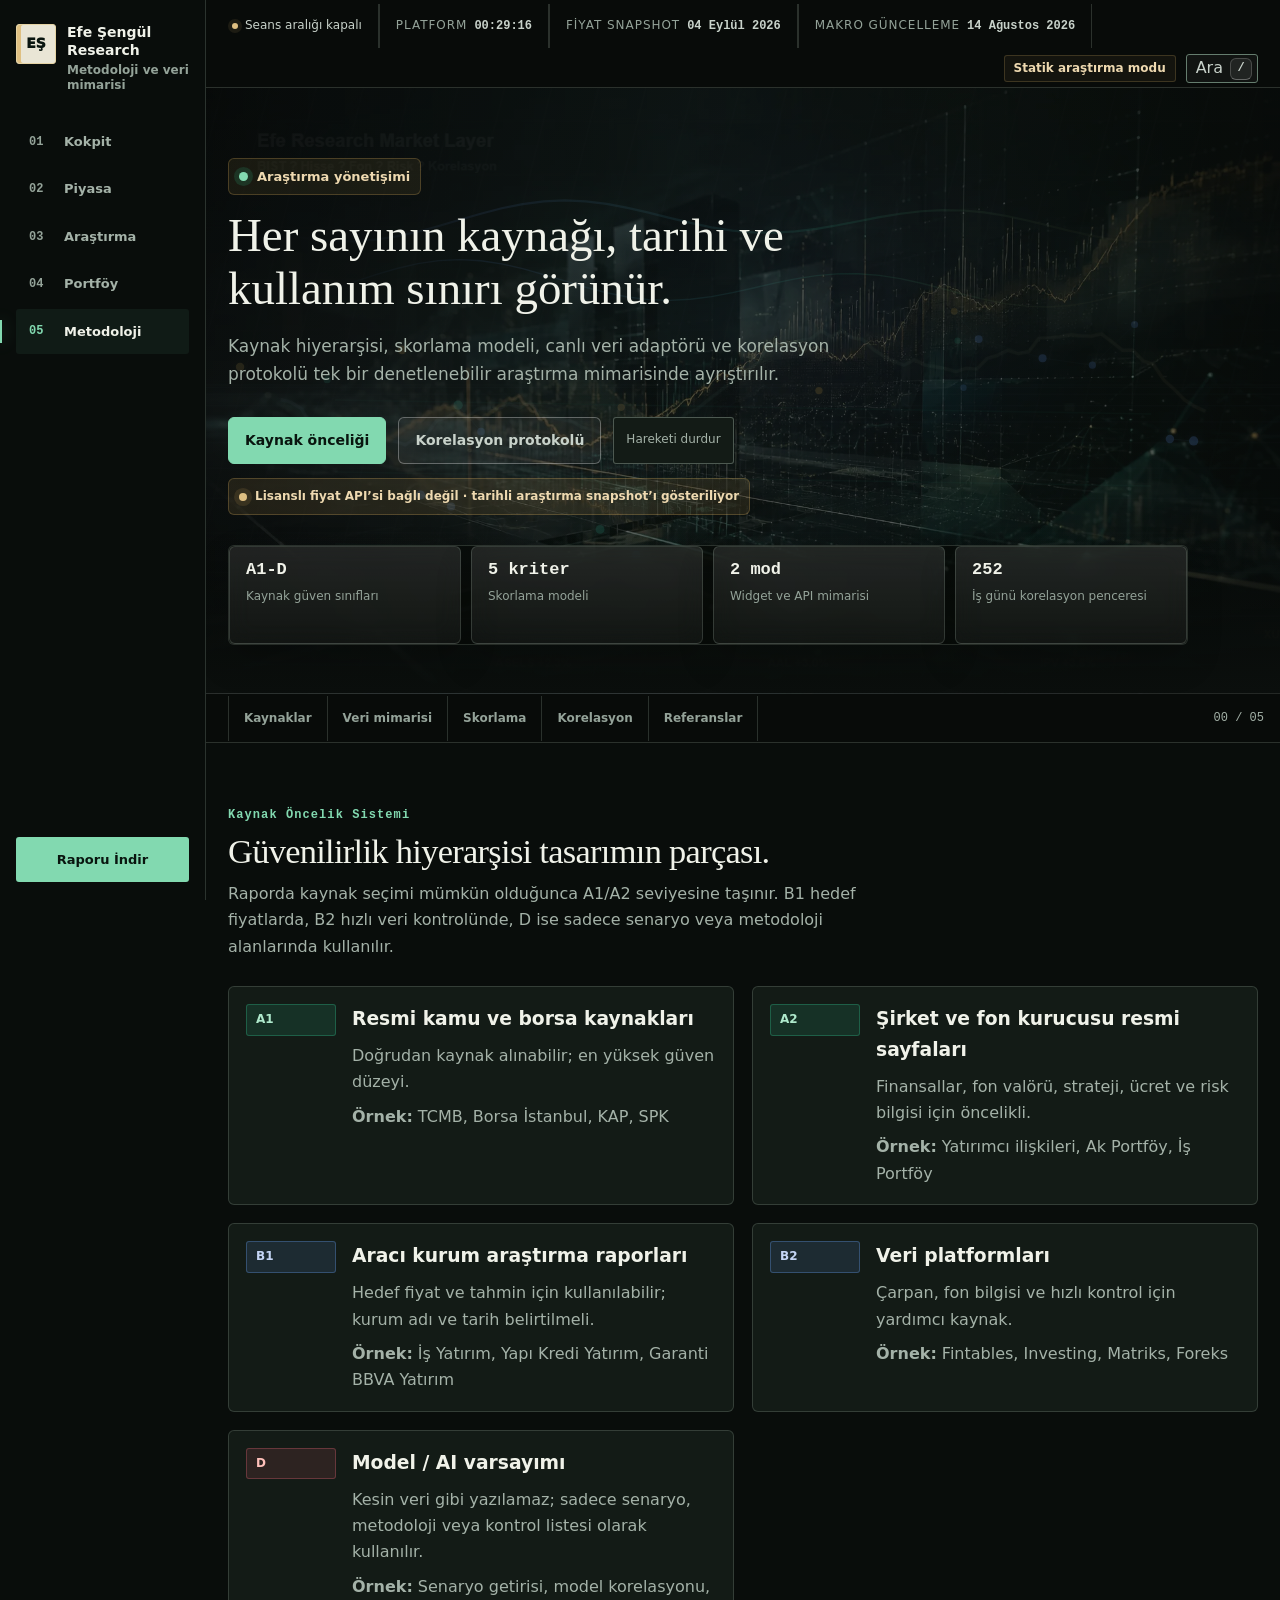
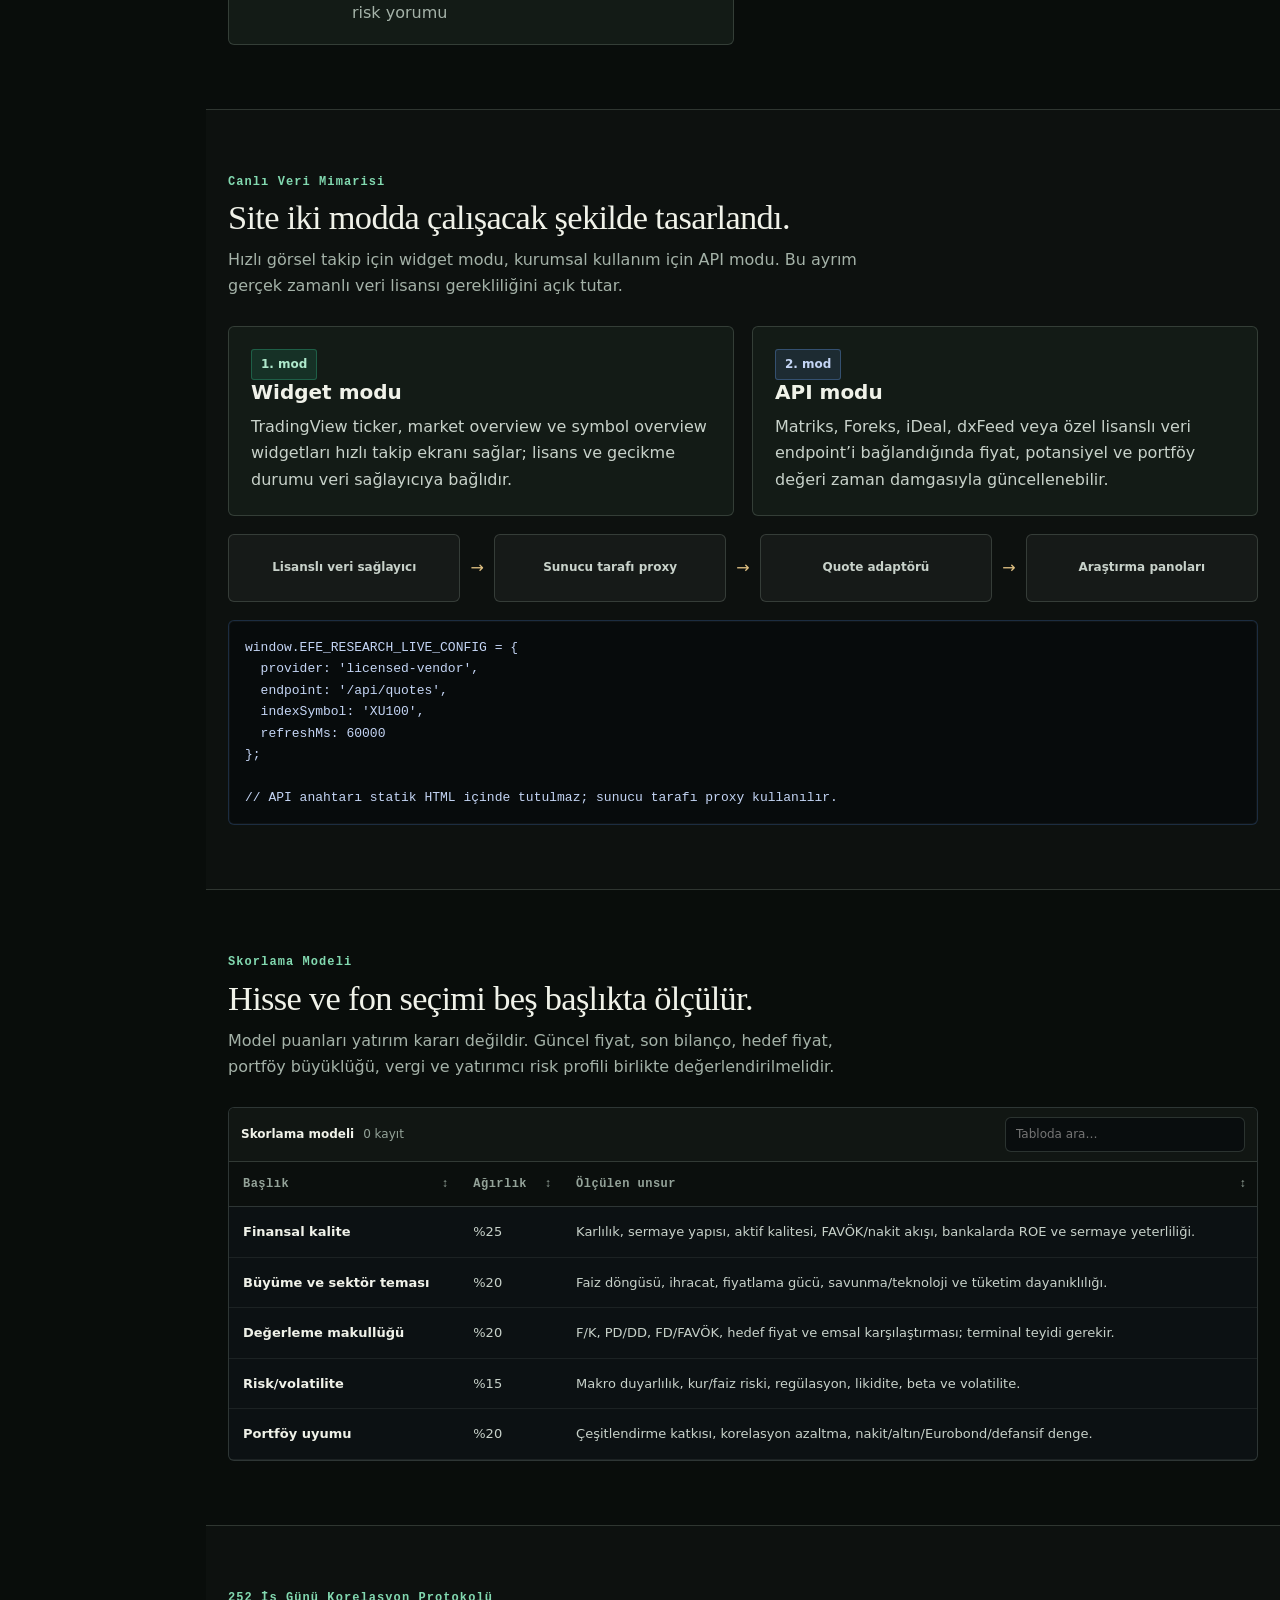
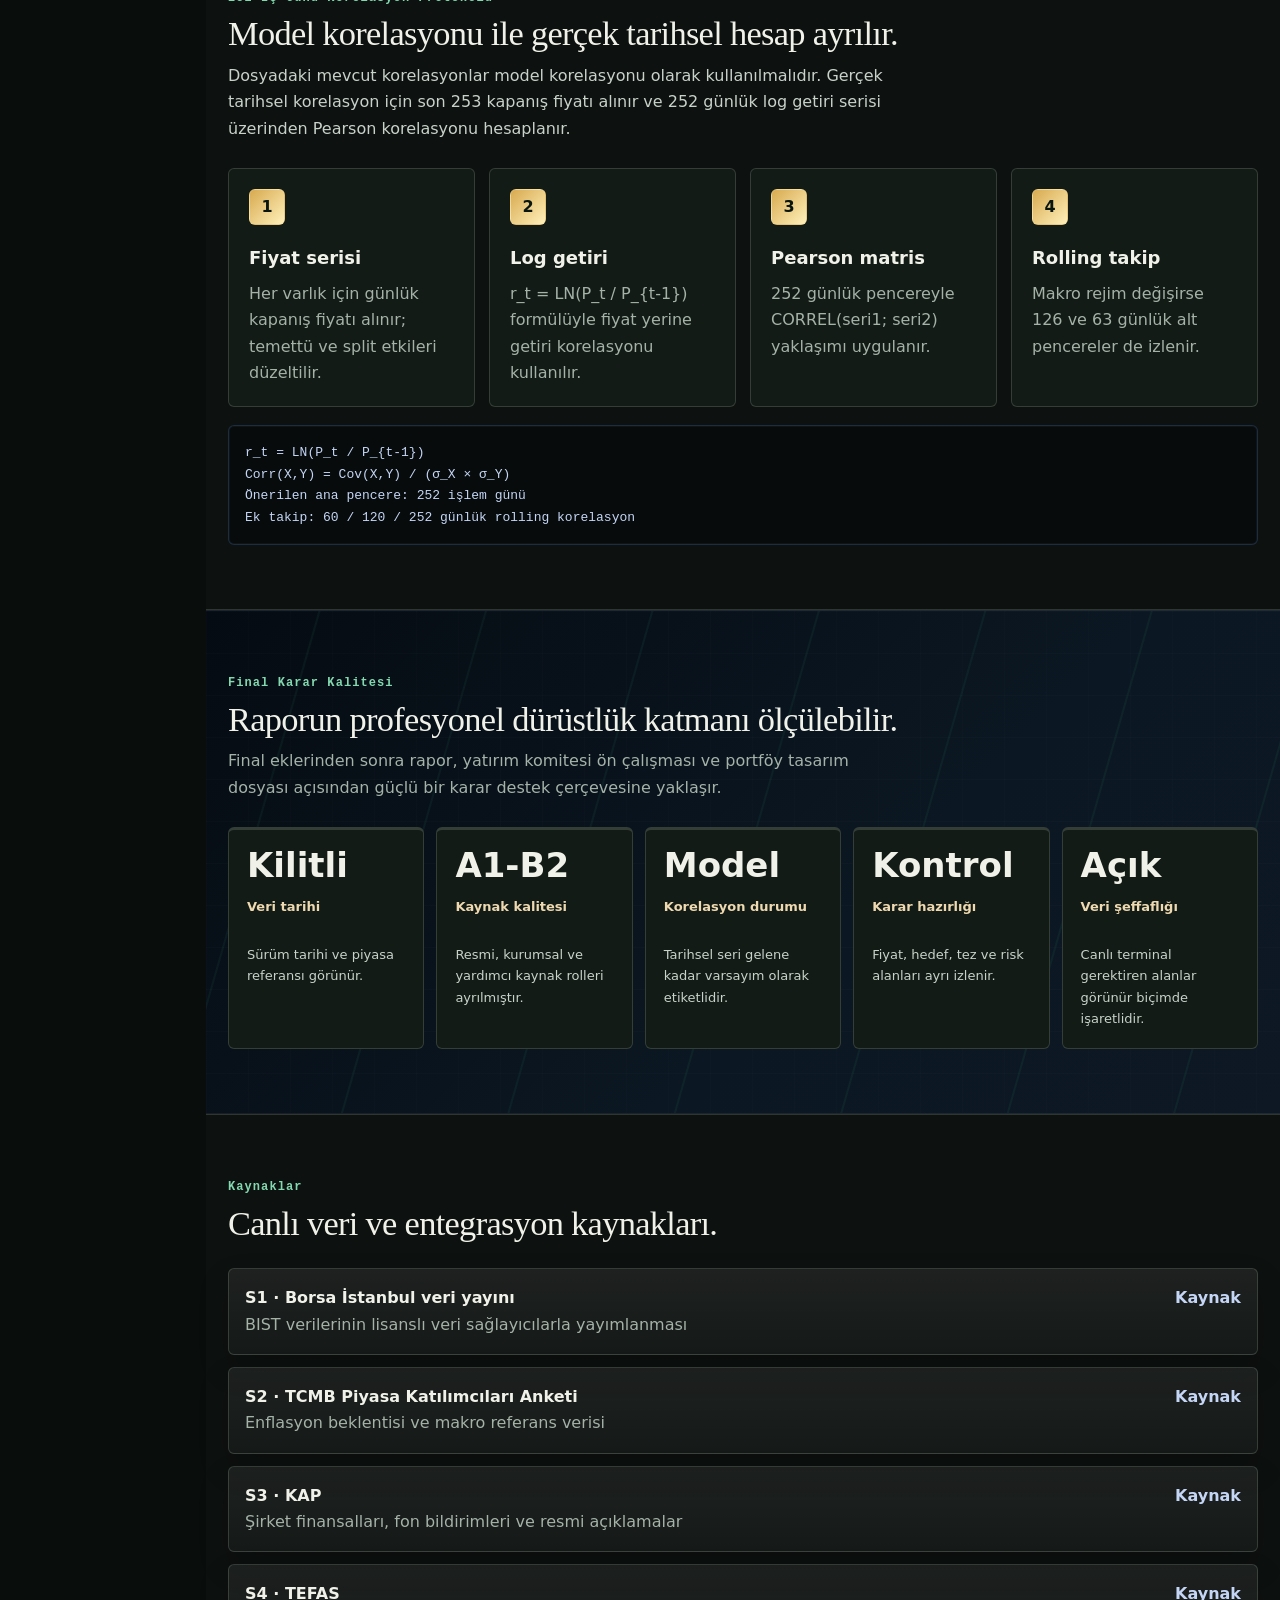
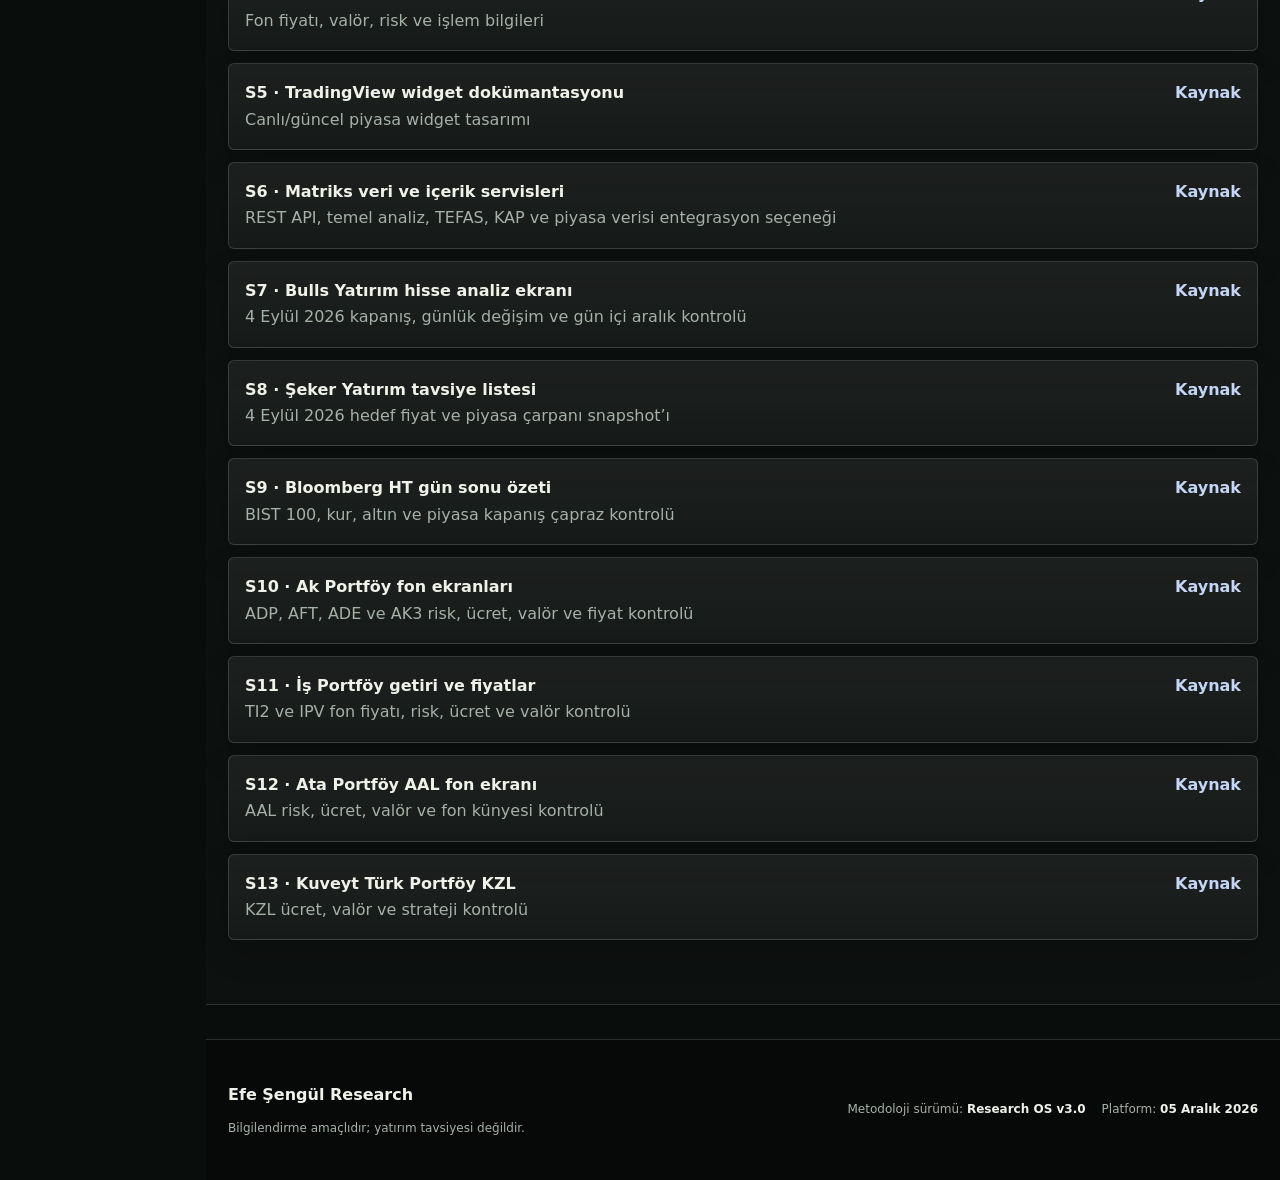
<file: methodology.html>
<!doctype html>
<html lang="tr">
<head>
  <meta charset="utf-8">
  <meta name="viewport" content="width=device-width, initial-scale=1">
  <meta name="theme-color" content="#080b0d">
  <title>Metodoloji | Efe Şengül Research</title>
  <meta name="description" content="Efe Şengül Research metodoloji sayfası: kaynak önceliği, skorlama modeli, canlı veri mimarisi ve 252 iş günü korelasyon hesap protokolü.">
  <link rel="stylesheet" href="assets/css/styles.css?v=3.7.0">
  <link rel="stylesheet" href="assets/css/research-os.css?v=3.7.0">
  <link rel="icon" href="assets/img/logo.svg" type="image/svg+xml">
  <script defer src="assets/js/data.js?v=3.7.0"></script>
  <script defer src="assets/js/finance-3d-background.js?v=3.7.0"></script>
  <script defer src="assets/js/app.js?v=3.7.0"></script>
  <script defer blocking="render" src="assets/js/platform-ui.js?v=3.7.0"></script>
  <script defer src="assets/js/live-adapter.js?v=3.7.0"></script>
<noscript><style>.nav-toggle,[data-open-search],.filters,.capital-control{display:none!important}@media(max-width:860px){.nav{position:relative}.links{position:static;display:flex;box-shadow:none}.nav-inner{flex-wrap:wrap}.links{flex-basis:100%}}</style></noscript>
</head>
<body data-page="methodology" data-scene="lattice">
  <div class="market-backdrop" aria-hidden="true"></div>
  <a class="skip-link" href="#main">İçeriğe geç</a>
  <nav class="nav" aria-label="Ana navigasyon">
    <div class="container nav-inner">
      <a class="brand" href="index.html"><span class="brand-mark">EŞ</span><span>Efe Şengül Research<small>Metodoloji ve veri mimarisi</small></span></a>
      <button class="nav-toggle" type="button" aria-controls="site-links" aria-expanded="false" aria-label="Menüyü aç"><span></span></button>
      <div class="links" id="site-links">
        <a href="index.html">Kokpit</a>
        <a href="live.html">Piyasa</a>
        <a href="report.html">Araştırma</a>
        <a href="portfolio.html">Portföy</a>
        <a class="active" aria-current="page" href="methodology.html">Metodoloji</a>
        <a class="btn primary small" href="downloads/BIST_Rapor_Efe_AI_Profesyonel_Final.docx">Raporu İndir</a>
      </div>
    </div>
  </nav>

  <header class="hero page-hero">
    <video aria-hidden="true" class="hero-video" muted loop playsinline preload="none" poster="assets/img/finance-depth-poster.webp">
      <source src="assets/video/market-motion.webm" type="video/webm">
    </video>
    <div class="container">
      <span class="eyebrow"><i class="status-dot"></i> Araştırma yönetişimi</span>
      <h1>Her sayının kaynağı, tarihi ve kullanım sınırı görünür.</h1>
      <p class="lead">Kaynak hiyerarşisi, skorlama modeli, canlı veri adaptörü ve korelasyon protokolü tek bir denetlenebilir araştırma mimarisinde ayrıştırılır.</p>
      <div class="hero-actions">
        <a class="btn primary" href="#source-priority-section">Kaynak önceliği</a>
        <a class="btn ghost" href="#correlation-protocol">Korelasyon protokolü</a>
      </div>
      <div class="hero-stats">
        <div class="stat"><b>A1-D</b><span>Kaynak güven sınıfları</span></div>
        <div class="stat"><b>5 kriter</b><span>Skorlama modeli</span></div>
        <div class="stat"><b>2 mod</b><span>Widget ve API mimarisi</span></div>
        <div class="stat"><b>252</b><span>İş günü korelasyon penceresi</span></div>
      </div>
    </div>
  </header>

  <main id="main" tabindex="-1">
    <div class="page-tabs-wrap" role="navigation" aria-label="Metodoloji bölümleri">
      <div class="container page-tabs"><a href="#source-priority-section">Kaynaklar</a><a href="#data-architecture">Veri mimarisi</a><a href="#scoring">Skorlama</a><a href="#correlation-protocol">Korelasyon</a><a href="#method-sources">Referanslar</a></div>
    </div>
    <section id="source-priority-section">
      <div class="container">
        <div class="section-head">
          <div>
            <p class="section-kicker">Kaynak Öncelik Sistemi</p>
            <h2 class="section-title">Güvenilirlik hiyerarşisi tasarımın parçası.</h2>
            <p class="section-sub">Raporda kaynak seçimi mümkün olduğunca A1/A2 seviyesine taşınır. B1 hedef fiyatlarda, B2 hızlı veri kontrolünde, D ise sadece senaryo veya metodoloji alanlarında kullanılır.</p>
          </div>
        </div>
        <div class="grid two" id="source-priority"></div>
      </div>
    </section>

    <section class="band" id="data-architecture">
      <div class="container">
        <div class="section-head">
          <div>
            <p class="section-kicker">Canlı Veri Mimarisi</p>
            <h2 class="section-title">Site iki modda çalışacak şekilde tasarlandı.</h2>
            <p class="section-sub">Hızlı görsel takip için widget modu, kurumsal kullanım için API modu. Bu ayrım gerçek zamanlı veri lisansı gerekliliğini açık tutar.</p>
          </div>
        </div>
        <div class="grid two" id="live-modes"></div>
        <div class="architecture-flow" role="group" aria-label="Canlı veri akışı"><span>Lisanslı veri sağlayıcı</span><i>→</i><span>Sunucu tarafı proxy</span><i>→</i><span>Quote adaptörü</span><i>→</i><span>Araştırma panoları</span></div>
        <div class="code" style="margin-top:18px">window.EFE_RESEARCH_LIVE_CONFIG = {
  provider: 'licensed-vendor',
  endpoint: '/api/quotes',
  indexSymbol: 'XU100',
  refreshMs: 60000
};

// API anahtarı statik HTML içinde tutulmaz; sunucu tarafı proxy kullanılır.</div>
      </div>
    </section>

    <section id="scoring">
      <div class="container">
        <div class="section-head">
          <div>
            <p class="section-kicker">Skorlama Modeli</p>
            <h2 class="section-title">Hisse ve fon seçimi beş başlıkta ölçülür.</h2>
            <p class="section-sub">Model puanları yatırım kararı değildir. Güncel fiyat, son bilanço, hedef fiyat, portföy büyüklüğü, vergi ve yatırımcı risk profili birlikte değerlendirilmelidir.</p>
          </div>
        </div>
        <div class="table-wrap" data-table-title="Skorlama modeli">
          <table>
            <thead><tr><th>Başlık</th><th>Ağırlık</th><th>Ölçülen unsur</th></tr></thead>
            <tbody id="scoring-table"></tbody>
          </table>
        </div>
      </div>
    </section>

    <section id="correlation-protocol" class="dark-band">
      <div class="container">
        <div class="section-head">
          <div>
            <p class="section-kicker">252 İş Günü Korelasyon Protokolü</p>
            <h2 class="section-title">Model korelasyonu ile gerçek tarihsel hesap ayrılır.</h2>
            <p class="section-sub">Dosyadaki mevcut korelasyonlar model korelasyonu olarak kullanılmalıdır. Gerçek tarihsel korelasyon için son 253 kapanış fiyatı alınır ve 252 günlük log getiri serisi üzerinden Pearson korelasyonu hesaplanır.</p>
          </div>
        </div>
        <div class="process">
          <div class="process-step"><h3>Fiyat serisi</h3><p>Her varlık için günlük kapanış fiyatı alınır; temettü ve split etkileri düzeltilir.</p></div>
          <div class="process-step"><h3>Log getiri</h3><p>r_t = LN(P_t / P_{t-1}) formülüyle fiyat yerine getiri korelasyonu kullanılır.</p></div>
          <div class="process-step"><h3>Pearson matris</h3><p>252 günlük pencereyle CORREL(seri1; seri2) yaklaşımı uygulanır.</p></div>
          <div class="process-step"><h3>Rolling takip</h3><p>Makro rejim değişirse 126 ve 63 günlük alt pencereler de izlenir.</p></div>
        </div>
        <div class="code" style="margin-top:18px">r_t = LN(P_t / P_{t-1})
Corr(X,Y) = Cov(X,Y) / (σ_X × σ_Y)
Önerilen ana pencere: 252 işlem günü
Ek takip: 60 / 120 / 252 günlük rolling korelasyon</div>
      </div>
    </section>

    <section class="quality-section">
      <div class="container">
        <div class="section-head">
          <div>
            <p class="section-kicker">Final Karar Kalitesi</p>
            <h2 class="section-title">Raporun profesyonel dürüstlük katmanı ölçülebilir.</h2>
            <p class="section-sub">Final eklerinden sonra rapor, yatırım komitesi ön çalışması ve portföy tasarım dosyası açısından güçlü bir karar destek çerçevesine yaklaşır.</p>
          </div>
        </div>
        <div class="quality-grid" id="quality-cards"></div>
      </div>
    </section>

    <section class="band" id="method-sources">
      <div class="container">
        <div class="section-head">
          <div>
            <p class="section-kicker">Kaynaklar</p>
            <h2 class="section-title">Canlı veri ve entegrasyon kaynakları.</h2>
          </div>
        </div>
        <div id="source-list" class="source-list"></div>
      </div>
    </section>
  </main>

  <footer class="footer">
    <div class="container footer-grid">
      <div><b>Efe Şengül Research</b><div class="disclaimer">Bilgilendirme amaçlıdır; yatırım tavsiyesi değildir.</div></div>
      <div class="footer-meta"><span>Metodoloji sürümü: <b data-lock="version"></b></span><span>Platform: <b data-clock="date"></b></span></div>
    </div>
  </footer>
</body>
</html>
</file>
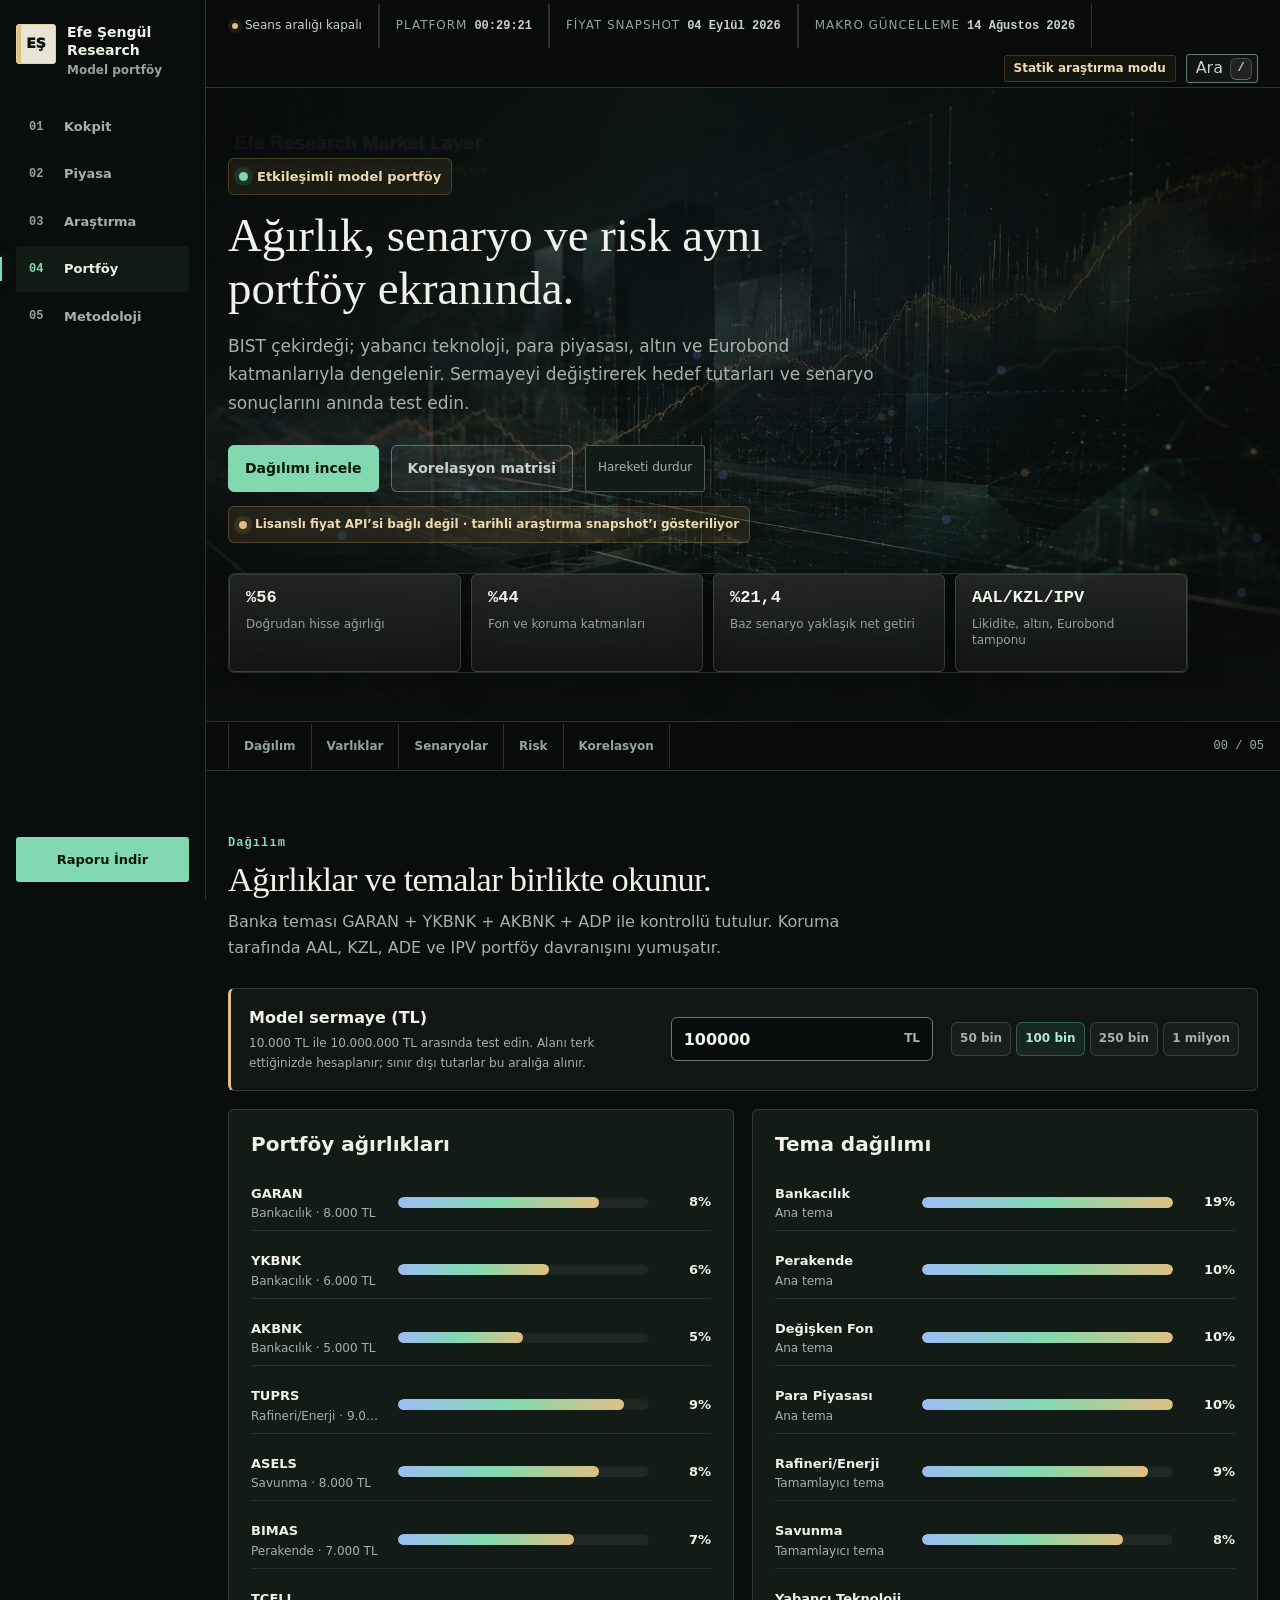
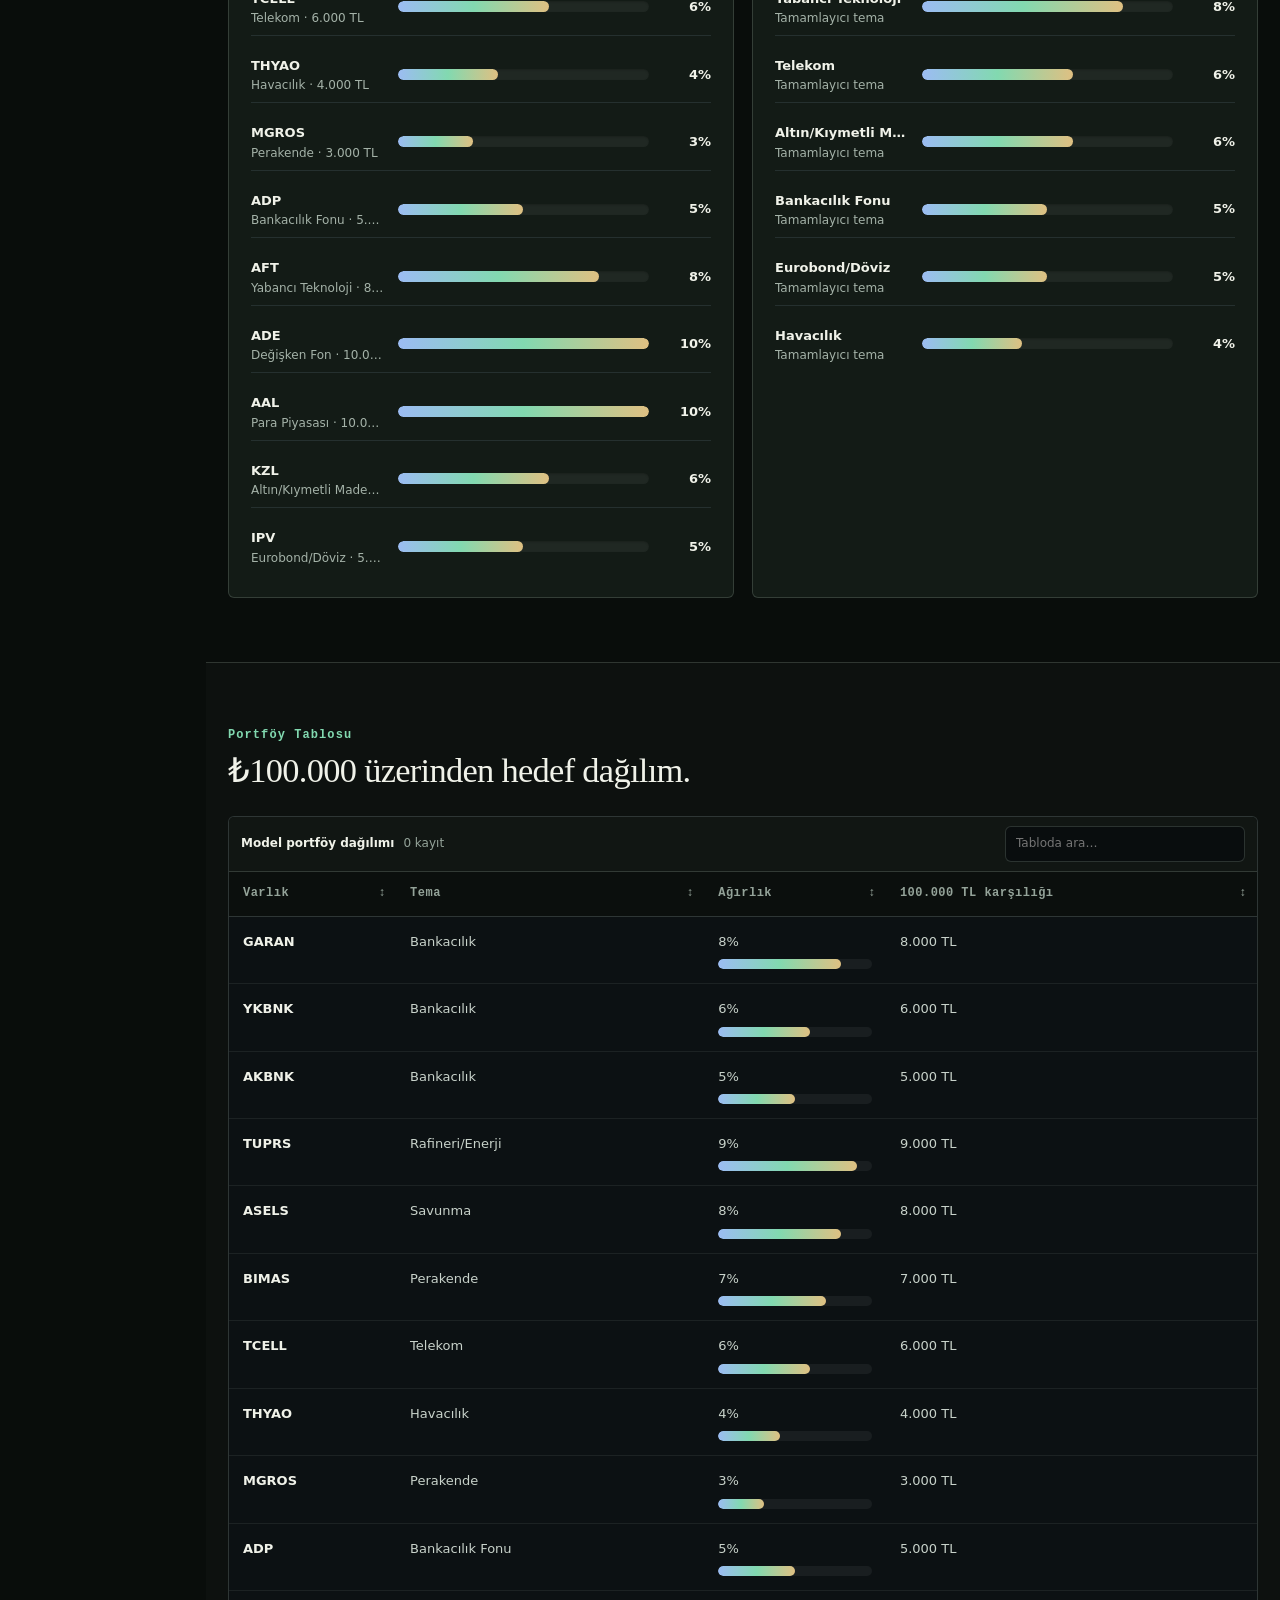
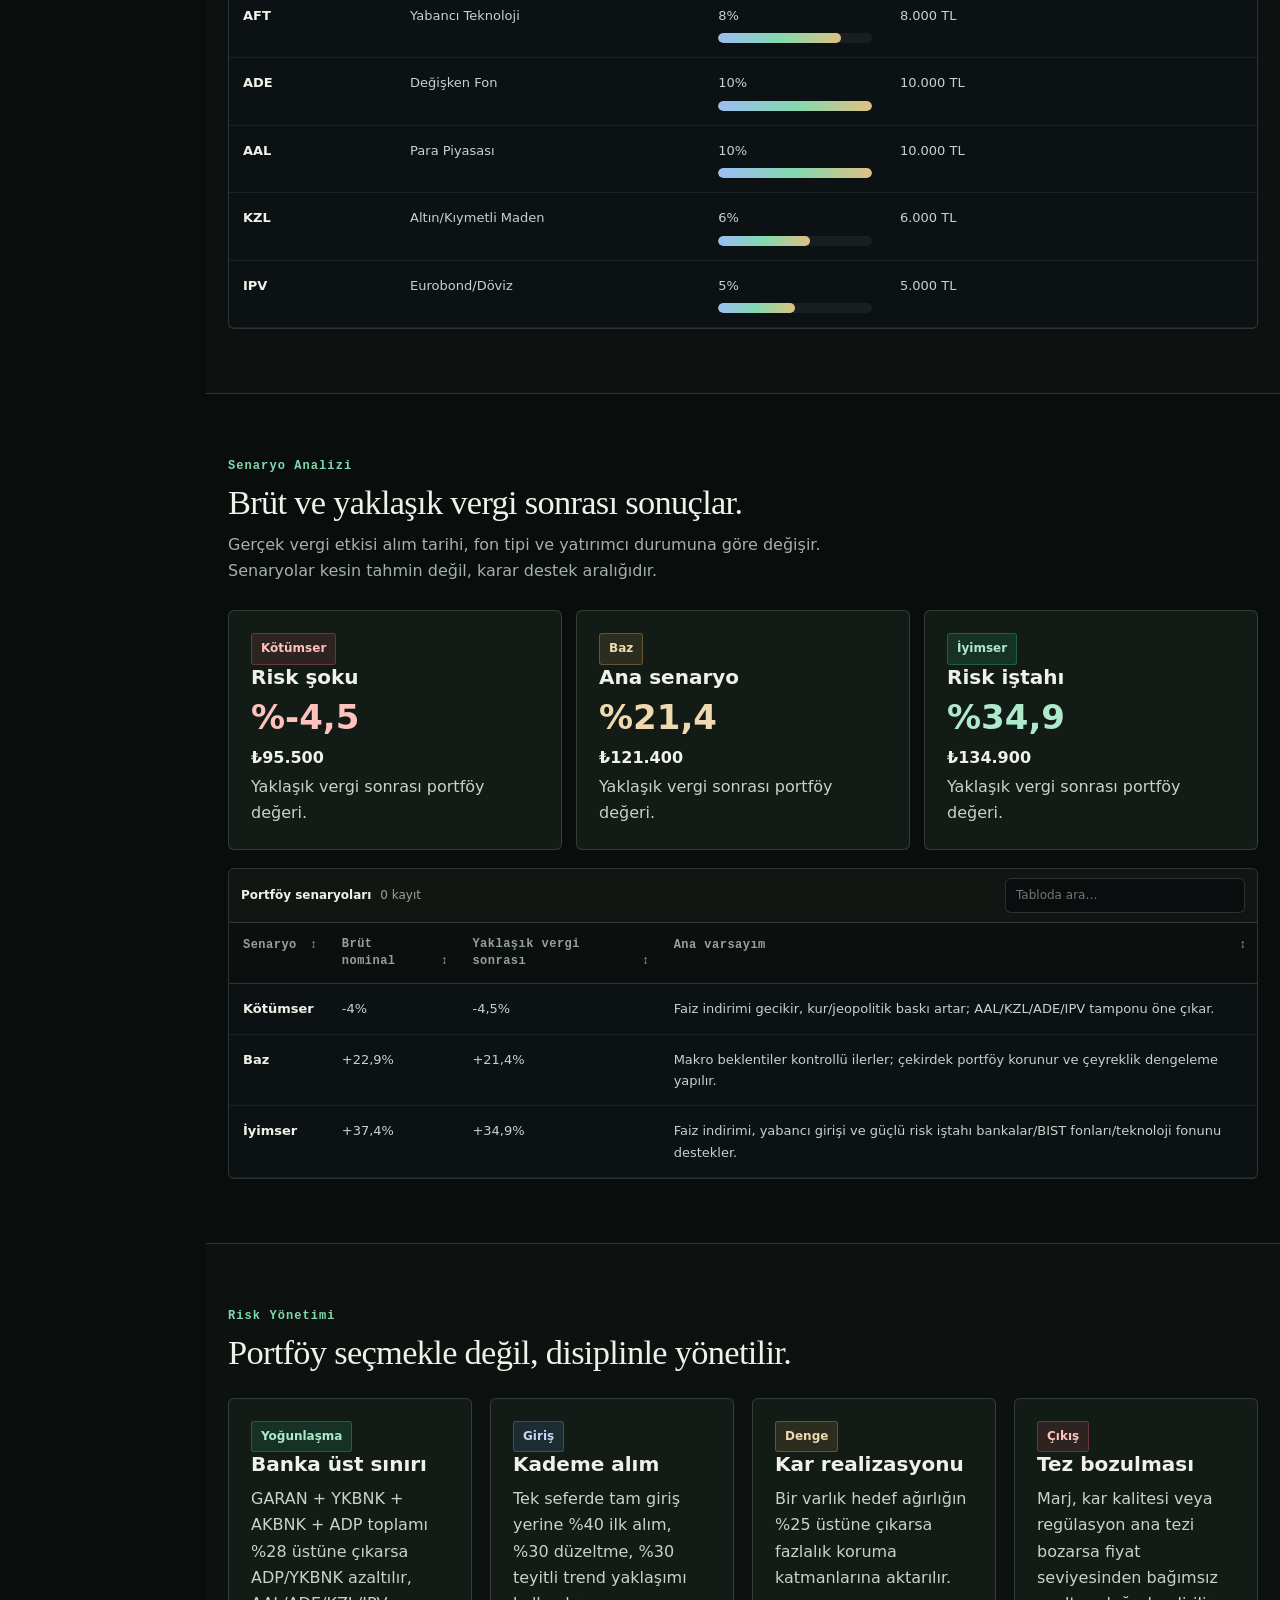
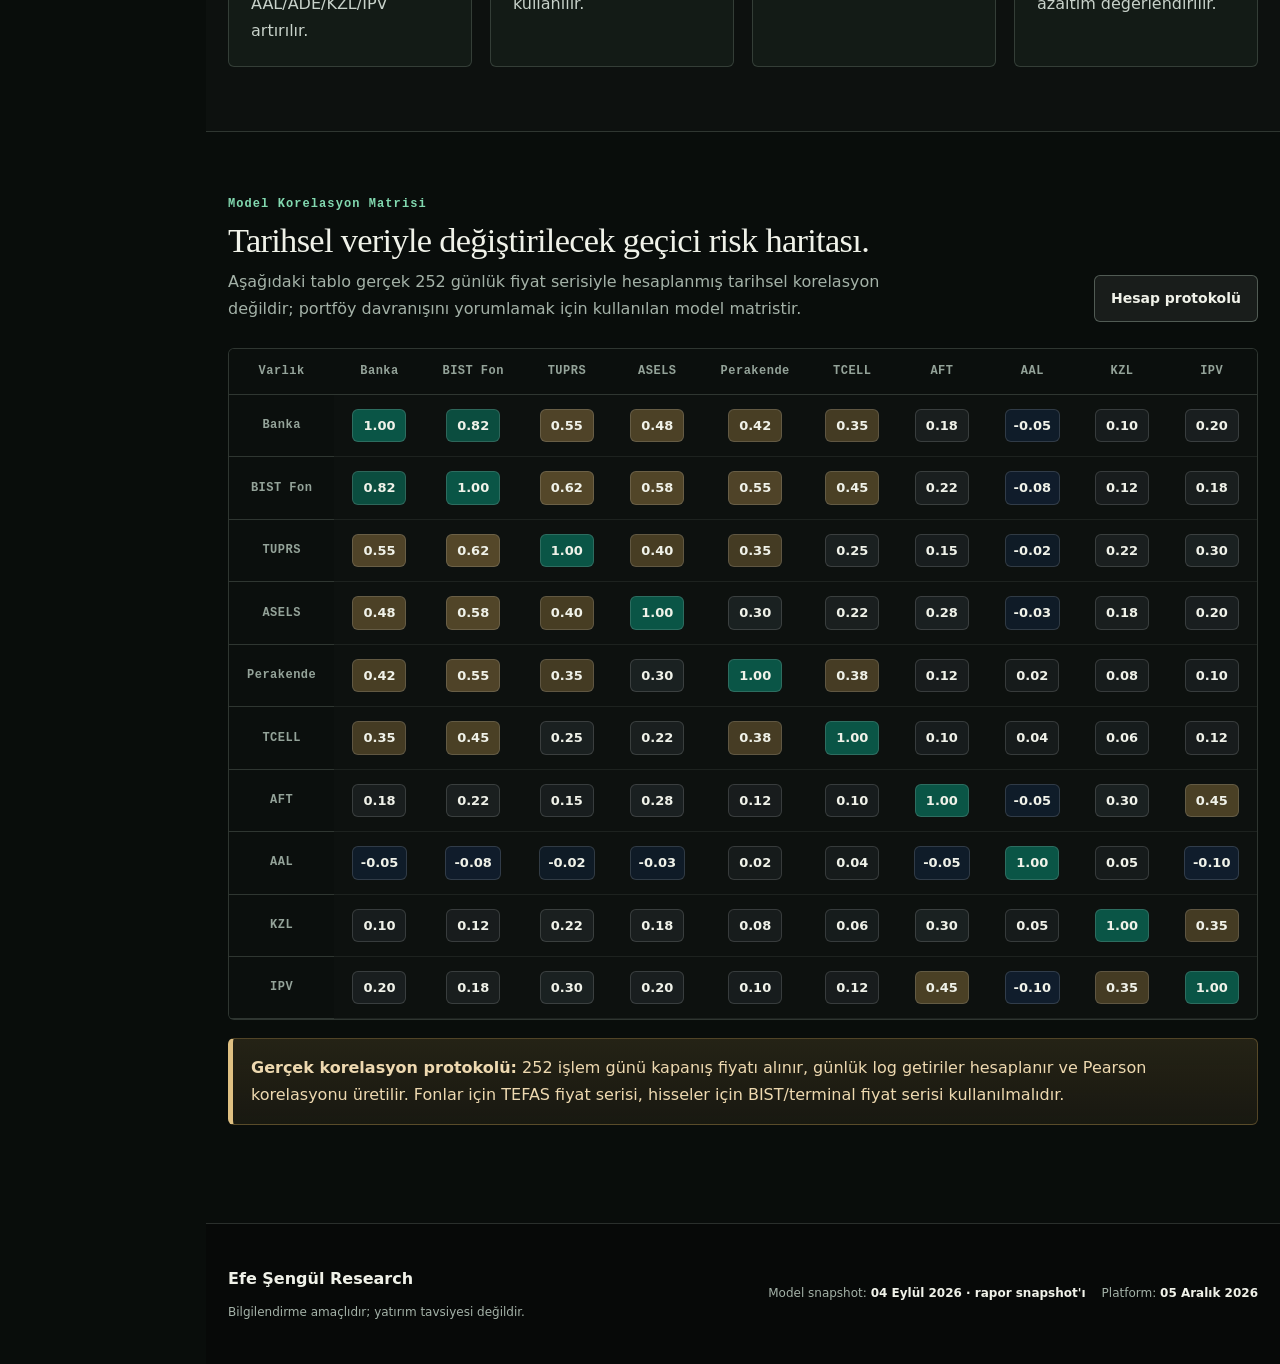
<file: portfolio.html>
<!doctype html>
<html lang="tr">
<head>
  <meta charset="utf-8">
  <meta name="viewport" content="width=device-width, initial-scale=1">
  <meta name="theme-color" content="#080b0d">
  <title>Portföy | Efe Şengül Research</title>
  <meta name="description" content="100.000 TL model portföy, senaryo analizi, ağırlıklar, risk yönetimi ve model korelasyon matrisi.">
  <link rel="stylesheet" href="assets/css/styles.css?v=3.7.0">
  <link rel="stylesheet" href="assets/css/research-os.css?v=3.7.0">
  <link rel="icon" href="assets/img/logo.svg" type="image/svg+xml">
  <script defer src="assets/js/data.js?v=3.7.0"></script>
  <script defer src="assets/js/finance-3d-background.js?v=3.7.0"></script>
  <script defer src="assets/js/app.js?v=3.7.0"></script>
  <script defer blocking="render" src="assets/js/platform-ui.js?v=3.7.0"></script>
  <script defer src="assets/js/live-adapter.js?v=3.7.0"></script>
<noscript><style>.nav-toggle,[data-open-search],.filters,.capital-control{display:none!important}@media(max-width:860px){.nav{position:relative}.links{position:static;display:flex;box-shadow:none}.nav-inner{flex-wrap:wrap}.links{flex-basis:100%}}</style></noscript>
</head>
<body data-page="portfolio" data-scene="orbit">
  <div class="market-backdrop" aria-hidden="true"></div>
  <a class="skip-link" href="#main">İçeriğe geç</a>
  <nav class="nav" aria-label="Ana navigasyon">
    <div class="container nav-inner">
      <a class="brand" href="index.html"><span class="brand-mark">EŞ</span><span>Efe Şengül Research<small>Model portföy</small></span></a>
      <button class="nav-toggle" type="button" aria-controls="site-links" aria-expanded="false" aria-label="Menüyü aç"><span></span></button>
      <div class="links" id="site-links">
        <a href="index.html">Kokpit</a>
        <a href="live.html">Piyasa</a>
        <a href="report.html">Araştırma</a>
        <a class="active" aria-current="page" href="portfolio.html">Portföy</a>
        <a href="methodology.html">Metodoloji</a>
        <a class="btn primary small" href="downloads/BIST_Rapor_Efe_AI_Profesyonel_Final.docx">Raporu İndir</a>
      </div>
    </div>
  </nav>

  <header class="hero page-hero">
    <video aria-hidden="true" class="hero-video" muted loop playsinline preload="none" poster="assets/img/finance-depth-poster.webp">
      <source src="assets/video/market-motion.webm" type="video/webm">
    </video>
    <div class="container">
      <span class="eyebrow"><i class="status-dot"></i> Etkileşimli model portföy</span>
      <h1>Ağırlık, senaryo ve risk aynı portföy ekranında.</h1>
      <p class="lead">BIST çekirdeği; yabancı teknoloji, para piyasası, altın ve Eurobond katmanlarıyla dengelenir. Sermayeyi değiştirerek hedef tutarları ve senaryo sonuçlarını anında test edin.</p>
      <div class="hero-actions">
        <a class="btn primary" href="#allocation">Dağılımı incele</a>
        <a class="btn ghost" href="#correlation">Korelasyon matrisi</a>
      </div>
      <div class="hero-stats">
        <div class="stat"><b>%56</b><span>Doğrudan hisse ağırlığı</span></div>
        <div class="stat"><b>%44</b><span>Fon ve koruma katmanları</span></div>
        <div class="stat"><b>%21,4</b><span>Baz senaryo yaklaşık net getiri</span></div>
        <div class="stat"><b>AAL/KZL/IPV</b><span>Likidite, altın, Eurobond tamponu</span></div>
      </div>
    </div>
  </header>

  <main id="main" tabindex="-1">
    <div class="page-tabs-wrap" role="navigation" aria-label="Portföy bölümleri">
      <div class="container page-tabs"><a href="#allocation">Dağılım</a><a href="#portfolio-list">Varlıklar</a><a href="#scenarios">Senaryolar</a><a href="#risk-management">Risk</a><a href="#correlation">Korelasyon</a></div>
    </div>
    <section id="allocation">
      <div class="container">
        <div class="section-head">
          <div>
            <p class="section-kicker">Dağılım</p>
            <h2 class="section-title">Ağırlıklar ve temalar birlikte okunur.</h2>
            <p class="section-sub">Banka teması GARAN + YKBNK + AKBNK + ADP ile kontrollü tutulur. Koruma tarafında AAL, KZL, ADE ve IPV portföy davranışını yumuşatır.</p>
          </div>
        </div>
        <div class="capital-control">
          <div><label for="model-capital">Model sermaye (TL)</label><small id="capital-help">10.000 TL ile 10.000.000 TL arasında test edin. Alanı terk ettiğinizde hesaplanır; sınır dışı tutarlar bu aralığa alınır.</small></div>
          <div class="capital-input"><input id="model-capital" aria-describedby="capital-help" type="number" min="10000" max="10000000" step="10000" value="100000" inputmode="numeric"><span>TL</span></div>
          <div class="capital-presets" role="group" aria-label="Hazır sermaye değerleri"><button type="button" data-capital="50000">50 bin</button><button type="button" data-capital="100000">100 bin</button><button type="button" data-capital="250000">250 bin</button><button type="button" data-capital="1000000">1 milyon</button></div>
          <p id="capital-status" class="sr-only" role="status" aria-atomic="true"></p>
        </div>
        <div class="grid two">
          <div class="card chart-card"><h3>Portföy ağırlıkları</h3><div id="portfolio-bars" class="bars"></div></div>
          <div class="card chart-card"><h3>Tema dağılımı</h3><div id="theme-bars" class="bars"></div></div>
        </div>
      </div>
    </section>

    <section class="band" id="portfolio-list">
      <div class="container">
        <div class="section-head">
          <div>
            <p class="section-kicker">Portföy Tablosu</p>
            <h2 class="section-title"><span data-model-capital-label>100.000 TL</span> üzerinden hedef dağılım.</h2>
          </div>
        </div>
        <div class="table-wrap" data-table-title="Model portföy dağılımı">
          <table>
            <thead><tr><th>Varlık</th><th>Tema</th><th>Ağırlık</th><th><span data-model-capital-label>100.000 TL</span> karşılığı</th></tr></thead>
            <tbody id="portfolio-table"></tbody>
          </table>
        </div>
      </div>
    </section>

    <section id="scenarios">
      <div class="container">
        <div class="section-head">
          <div>
            <p class="section-kicker">Senaryo Analizi</p>
            <h2 class="section-title">Brüt ve yaklaşık vergi sonrası sonuçlar.</h2>
            <p class="section-sub">Gerçek vergi etkisi alım tarihi, fon tipi ve yatırımcı durumuna göre değişir. Senaryolar kesin tahmin değil, karar destek aralığıdır.</p>
          </div>
        </div>
        <div class="scenario">
          <div class="card neg"><span class="tag red">Kötümser</span><h3>Risk şoku</h3><b>%-4,5</b><strong data-scenario-net="-4.5">95.500 TL</strong><p>Yaklaşık vergi sonrası portföy değeri.</p></div>
          <div class="card base"><span class="tag">Baz</span><h3>Ana senaryo</h3><b>%21,4</b><strong data-scenario-net="21.4">121.400 TL</strong><p>Yaklaşık vergi sonrası portföy değeri.</p></div>
          <div class="card pos"><span class="tag green">İyimser</span><h3>Risk iştahı</h3><b>%34,9</b><strong data-scenario-net="34.9">134.900 TL</strong><p>Yaklaşık vergi sonrası portföy değeri.</p></div>
        </div>
        <div class="table-wrap" data-table-title="Portföy senaryoları" style="margin-top:18px">
          <table>
            <thead><tr><th>Senaryo</th><th>Brüt nominal</th><th>Yaklaşık vergi sonrası</th><th>Ana varsayım</th></tr></thead>
            <tbody id="scenario-table"></tbody>
          </table>
        </div>
      </div>
    </section>

    <section class="dark-band" id="risk-management">
      <div class="container">
        <div class="section-head">
          <div>
            <p class="section-kicker">Risk Yönetimi</p>
            <h2 class="section-title">Portföy seçmekle değil, disiplinle yönetilir.</h2>
          </div>
        </div>
        <div class="grid four">
          <article class="card"><span class="tag green">Yoğunlaşma</span><h3>Banka üst sınırı</h3><p>GARAN + YKBNK + AKBNK + ADP toplamı %28 üstüne çıkarsa ADP/YKBNK azaltılır, AAL/ADE/KZL/IPV artırılır.</p></article>
          <article class="card"><span class="tag blue">Giriş</span><h3>Kademe alım</h3><p>Tek seferde tam giriş yerine %40 ilk alım, %30 düzeltme, %30 teyitli trend yaklaşımı kullanılır.</p></article>
          <article class="card"><span class="tag">Denge</span><h3>Kar realizasyonu</h3><p>Bir varlık hedef ağırlığın %25 üstüne çıkarsa fazlalık koruma katmanlarına aktarılır.</p></article>
          <article class="card"><span class="tag red">Çıkış</span><h3>Tez bozulması</h3><p>Marj, kar kalitesi veya regülasyon ana tezi bozarsa fiyat seviyesinden bağımsız azaltım değerlendirilir.</p></article>
        </div>
      </div>
    </section>

    <section id="correlation">
      <div class="container">
        <div class="section-head">
          <div>
            <p class="section-kicker">Model Korelasyon Matrisi</p>
            <h2 class="section-title">Tarihsel veriyle değiştirilecek geçici risk haritası.</h2>
            <p class="section-sub">Aşağıdaki tablo gerçek 252 günlük fiyat serisiyle hesaplanmış tarihsel korelasyon değildir; portföy davranışını yorumlamak için kullanılan model matristir.</p>
          </div>
          <a class="btn" href="methodology.html#correlation-protocol">Hesap protokolü</a>
        </div>
        <div class="table-wrap">
          <table class="correlation-table" id="correlation-table" aria-label="Model korelasyon matrisi"></table>
        </div>
        <div class="notice" style="margin-top:18px"><strong>Gerçek korelasyon protokolü:</strong> 252 işlem günü kapanış fiyatı alınır, günlük log getiriler hesaplanır ve Pearson korelasyonu üretilir. Fonlar için TEFAS fiyat serisi, hisseler için BIST/terminal fiyat serisi kullanılmalıdır.</div>
      </div>
    </section>
  </main>

  <footer class="footer">
    <div class="container footer-grid">
      <div><b>Efe Şengül Research</b><div class="disclaimer">Bilgilendirme amaçlıdır; yatırım tavsiyesi değildir.</div></div>
      <div class="footer-meta"><span>Model snapshot: <b data-lock="dataDate"></b></span><span>Platform: <b data-clock="date"></b></span></div>
    </div>
  </footer>
</body>
</html>
</file>
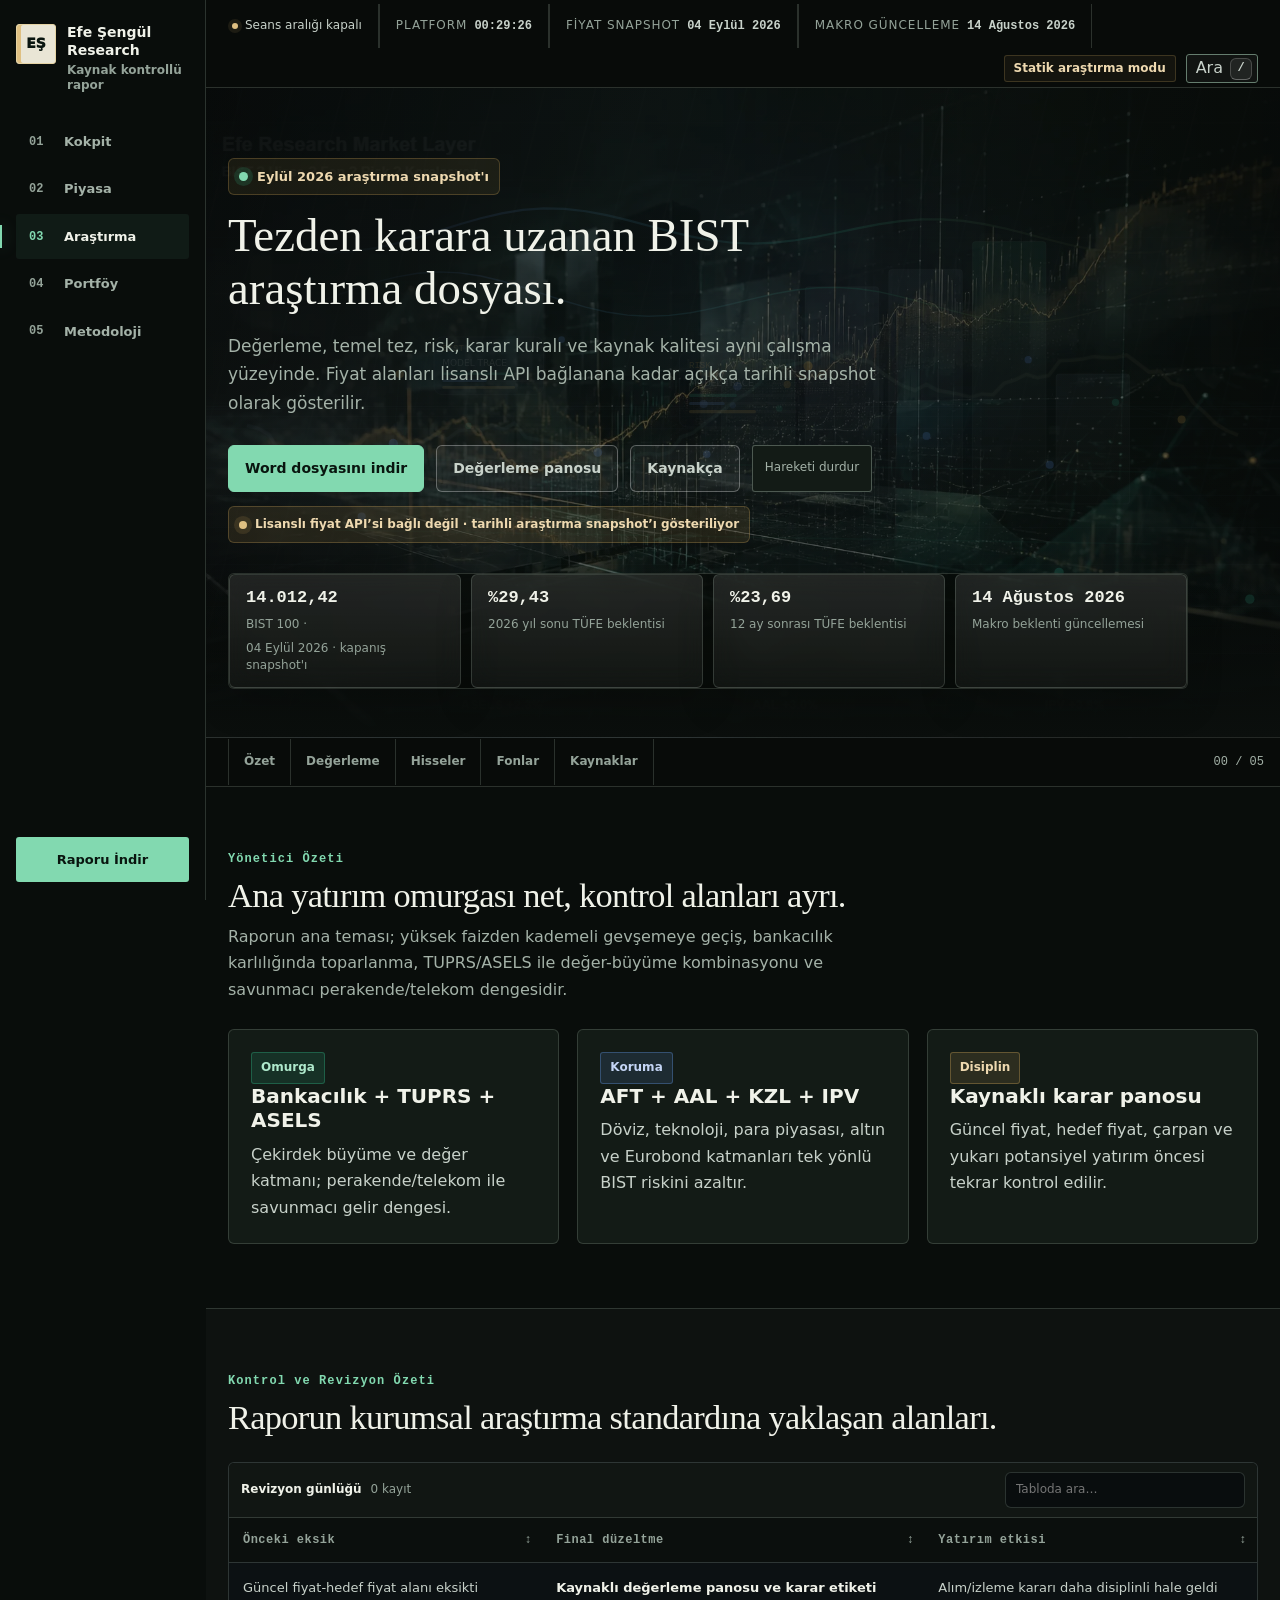
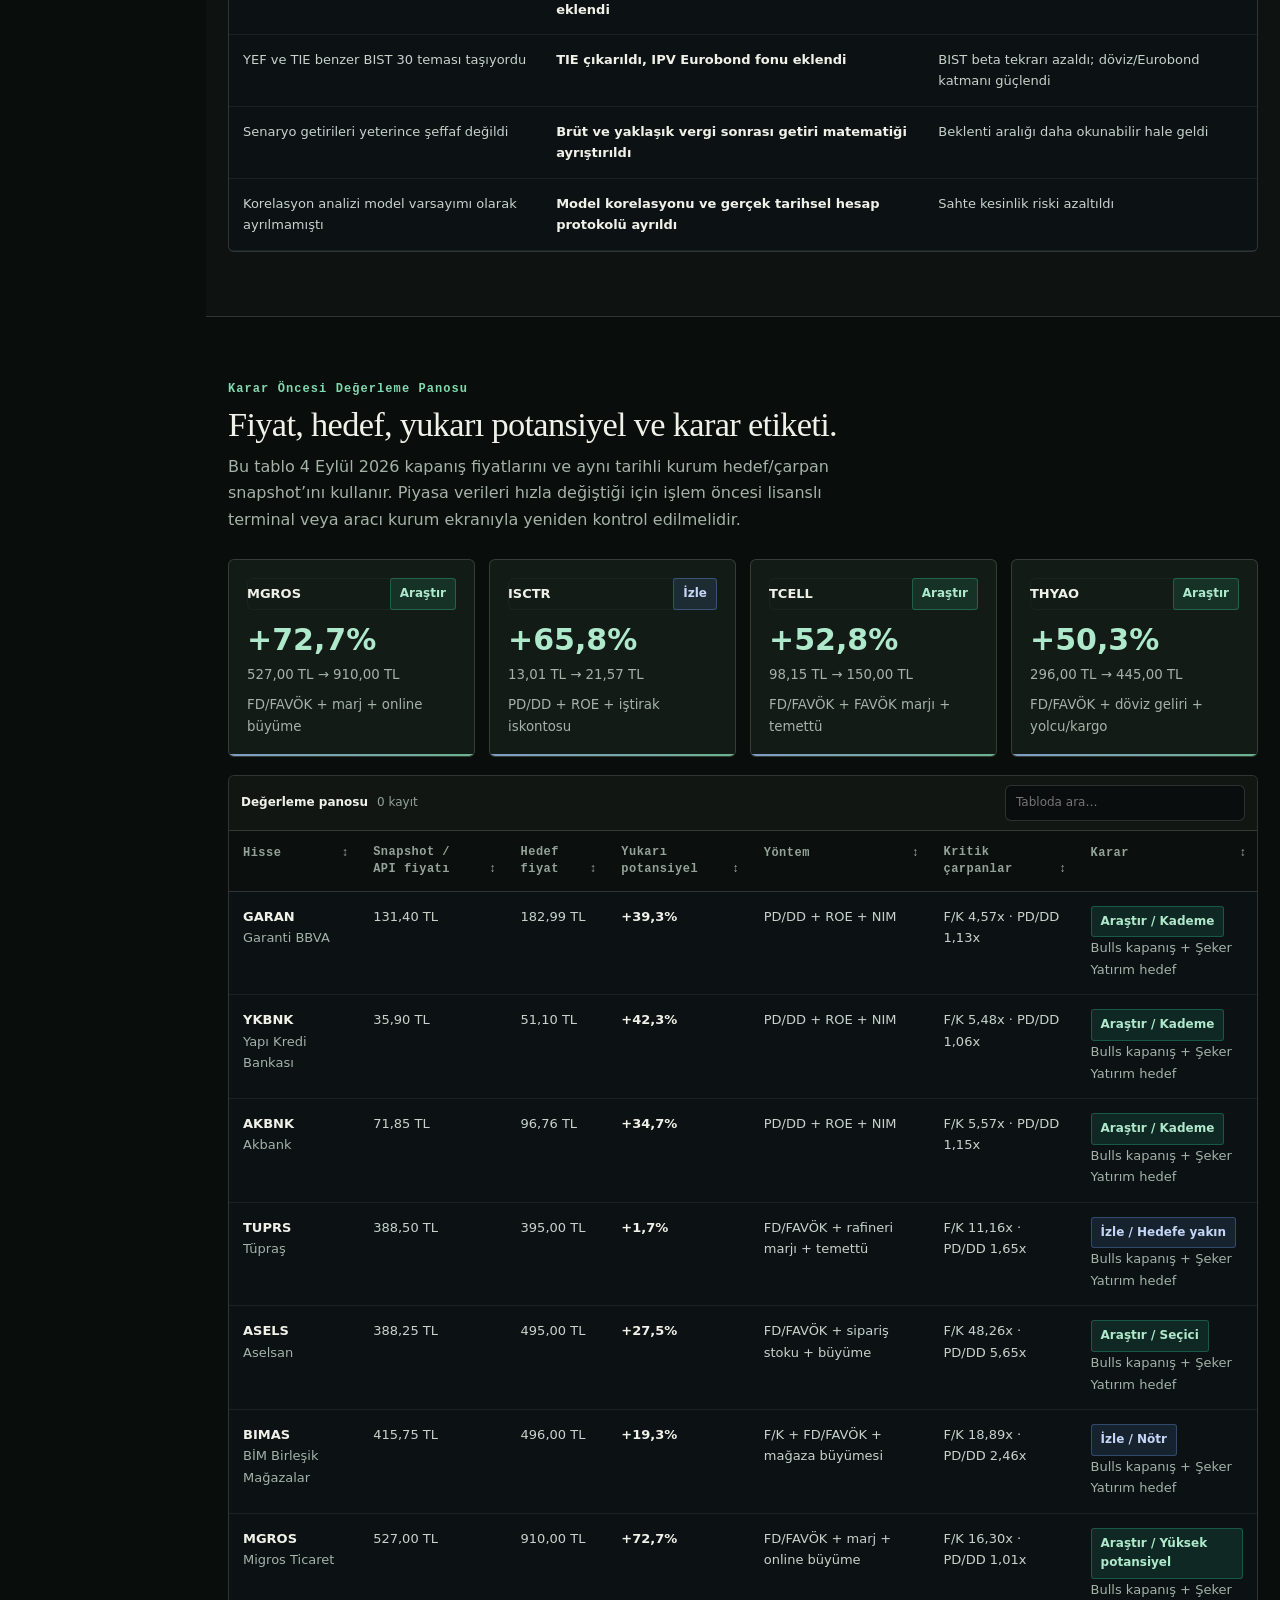
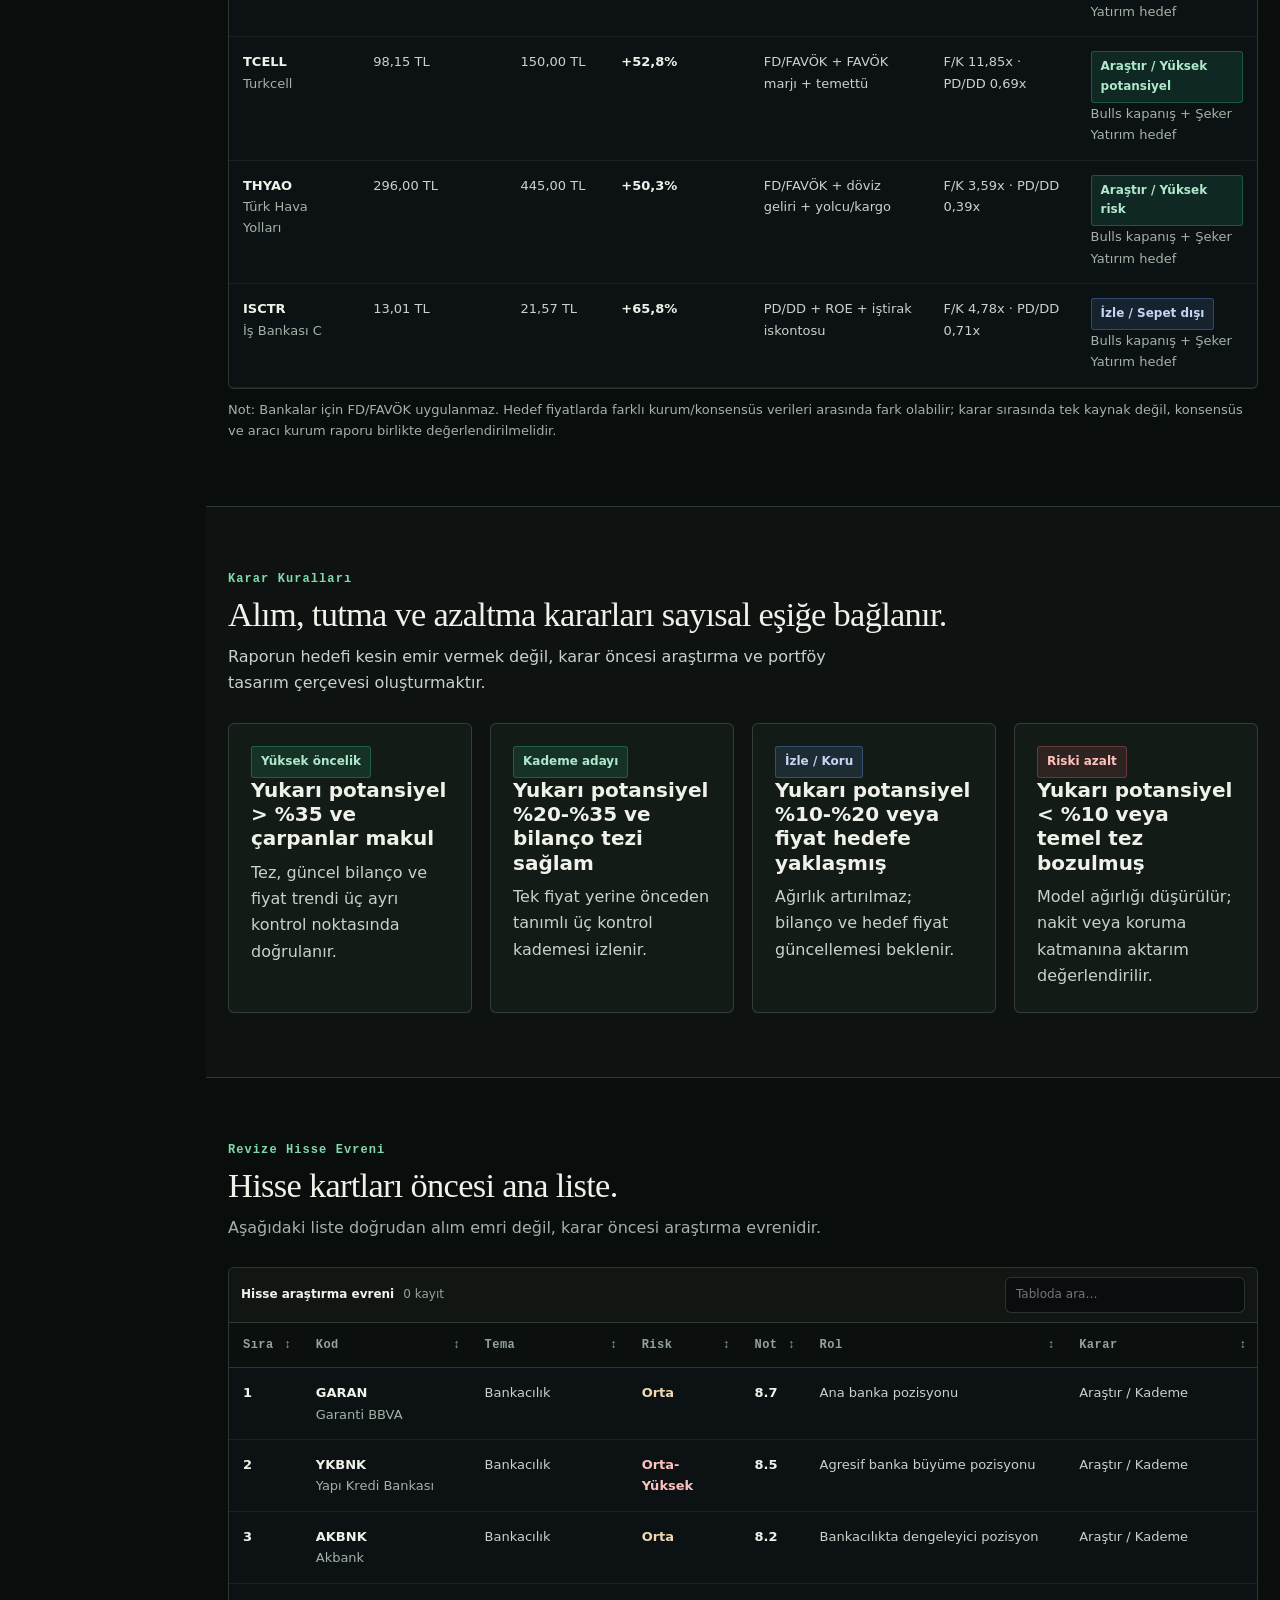
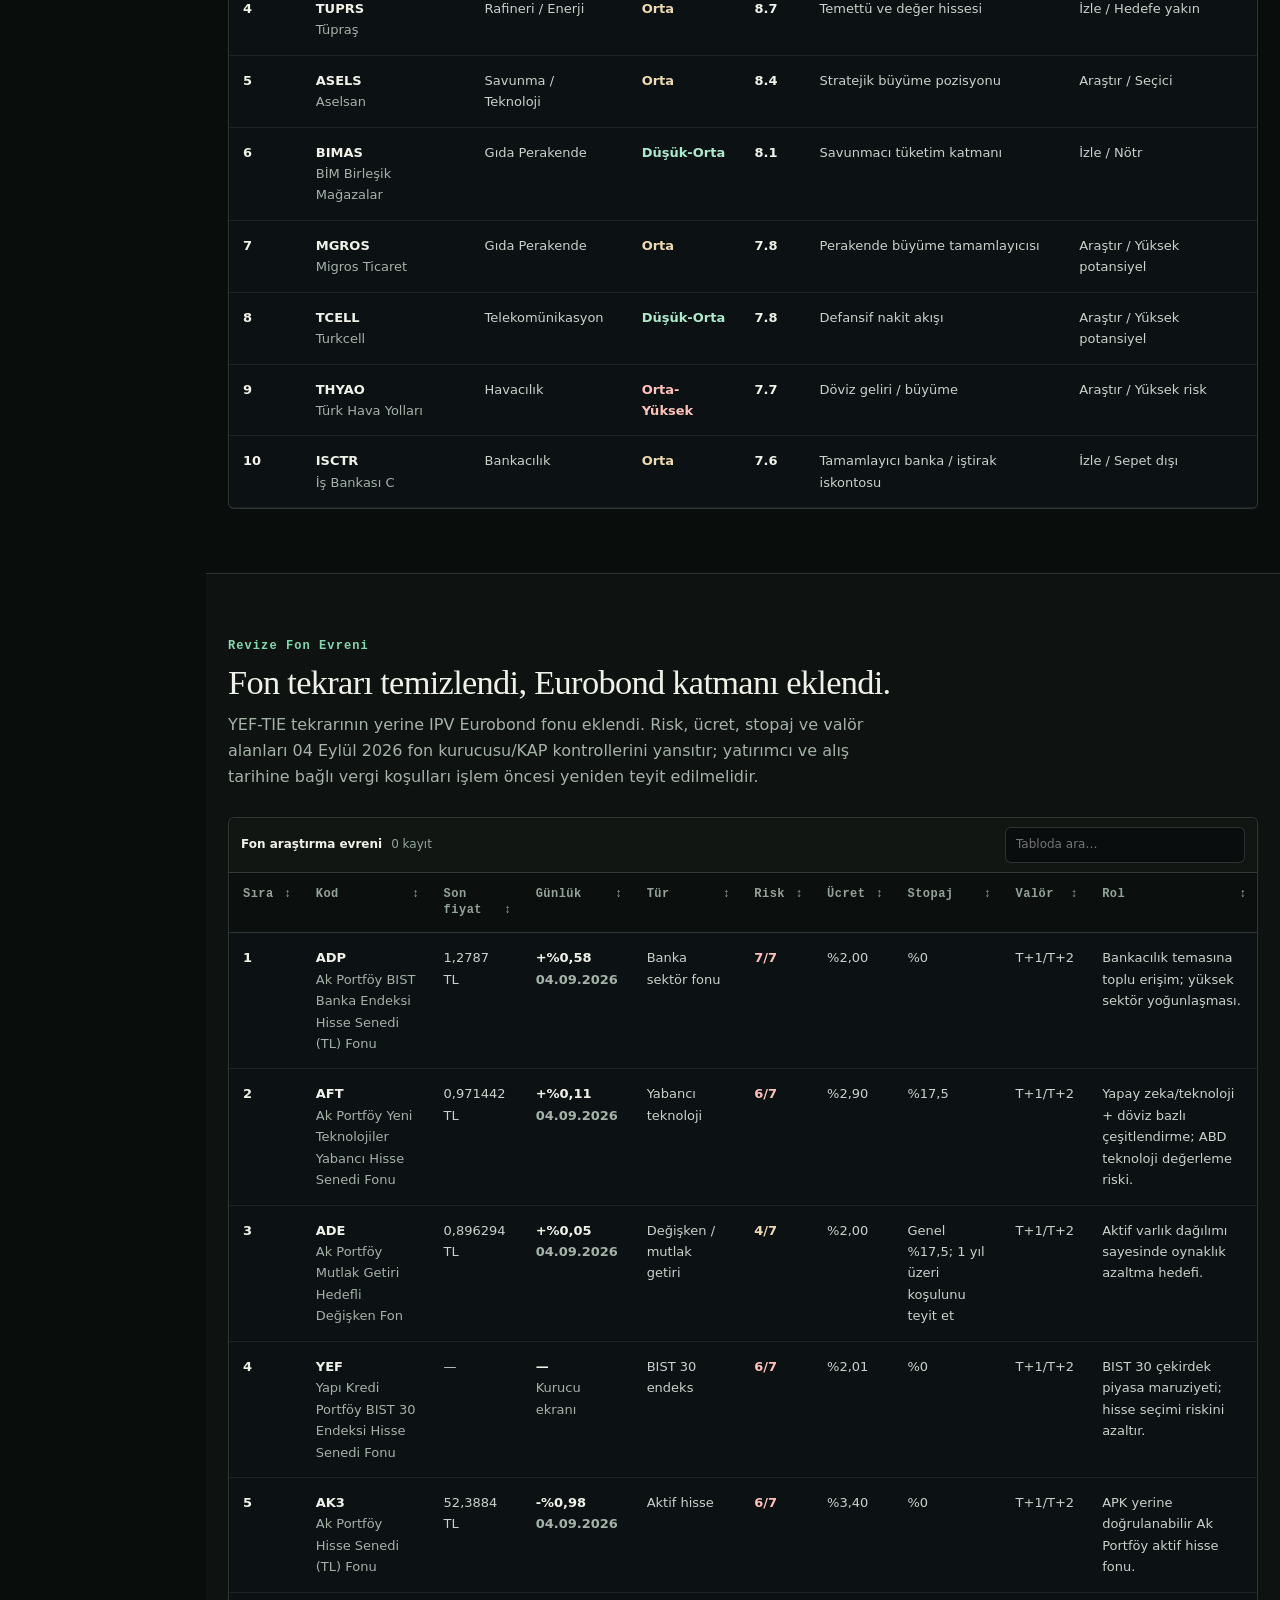
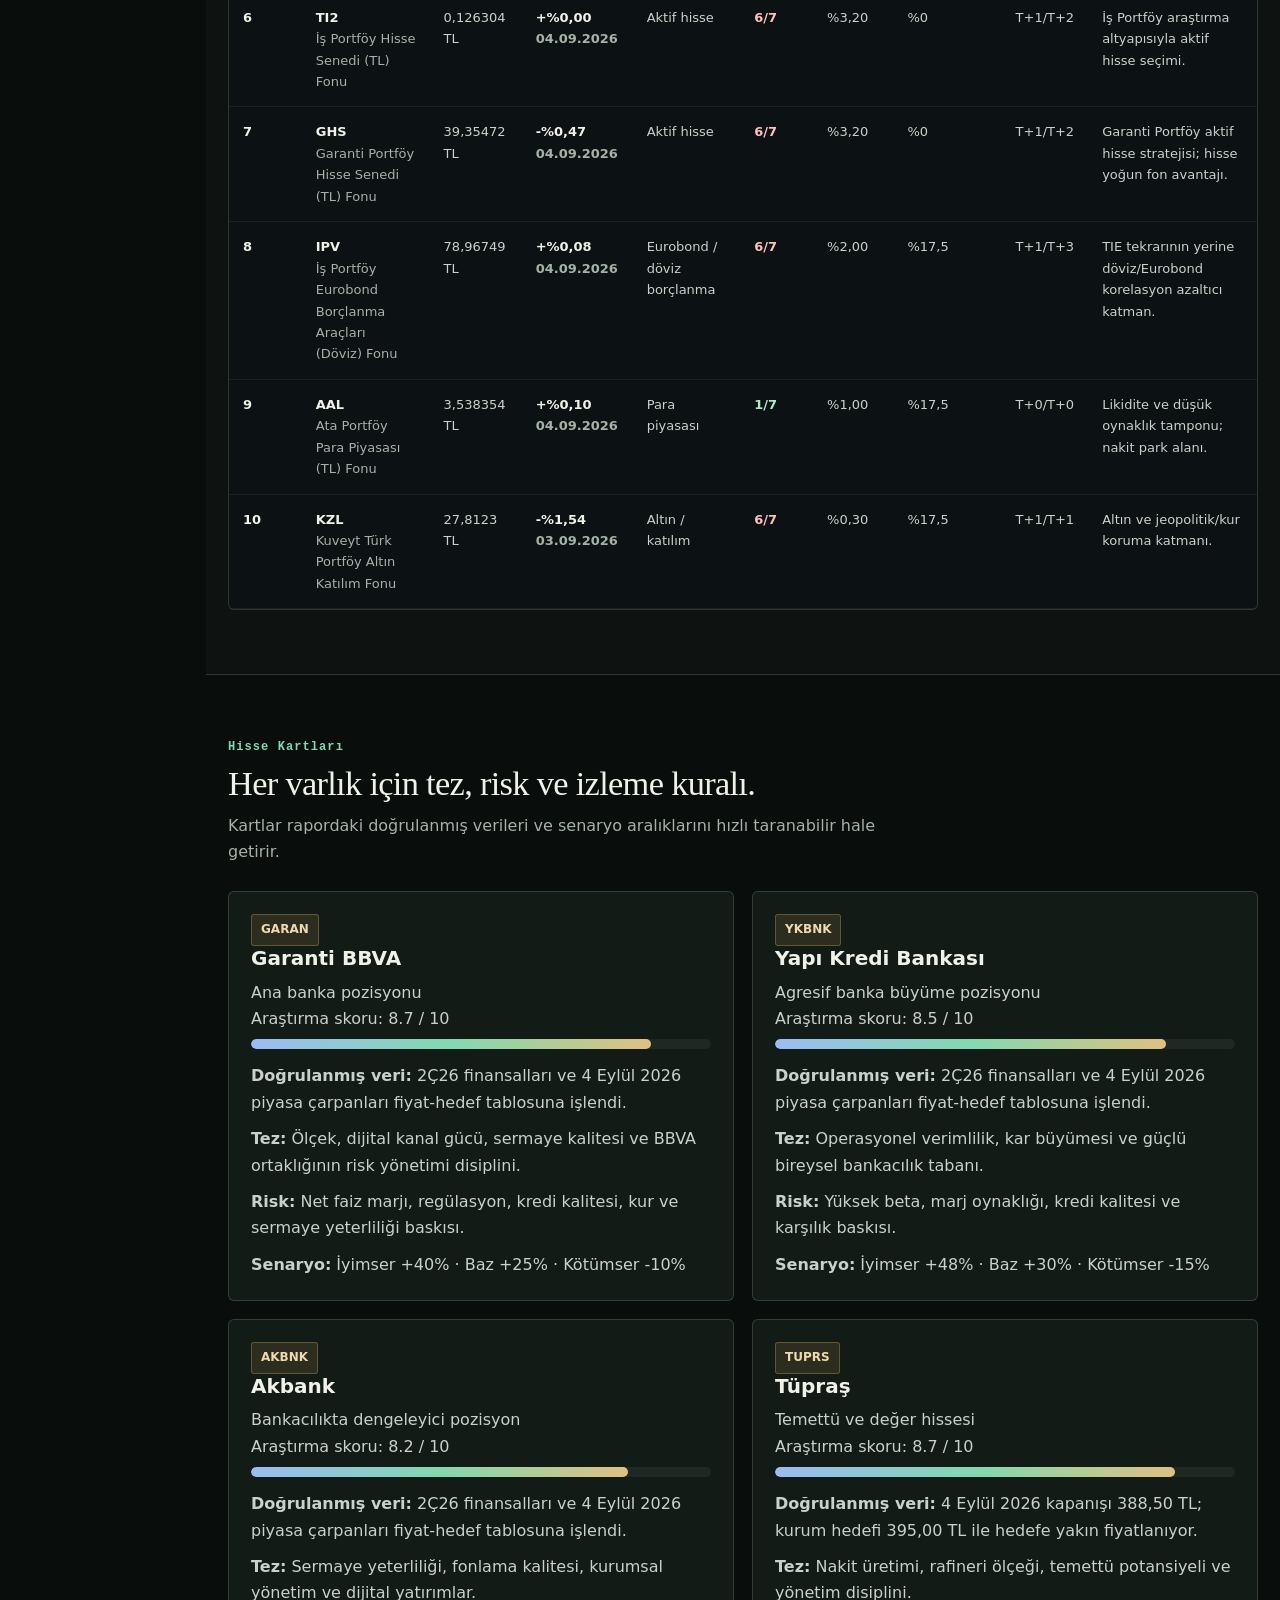
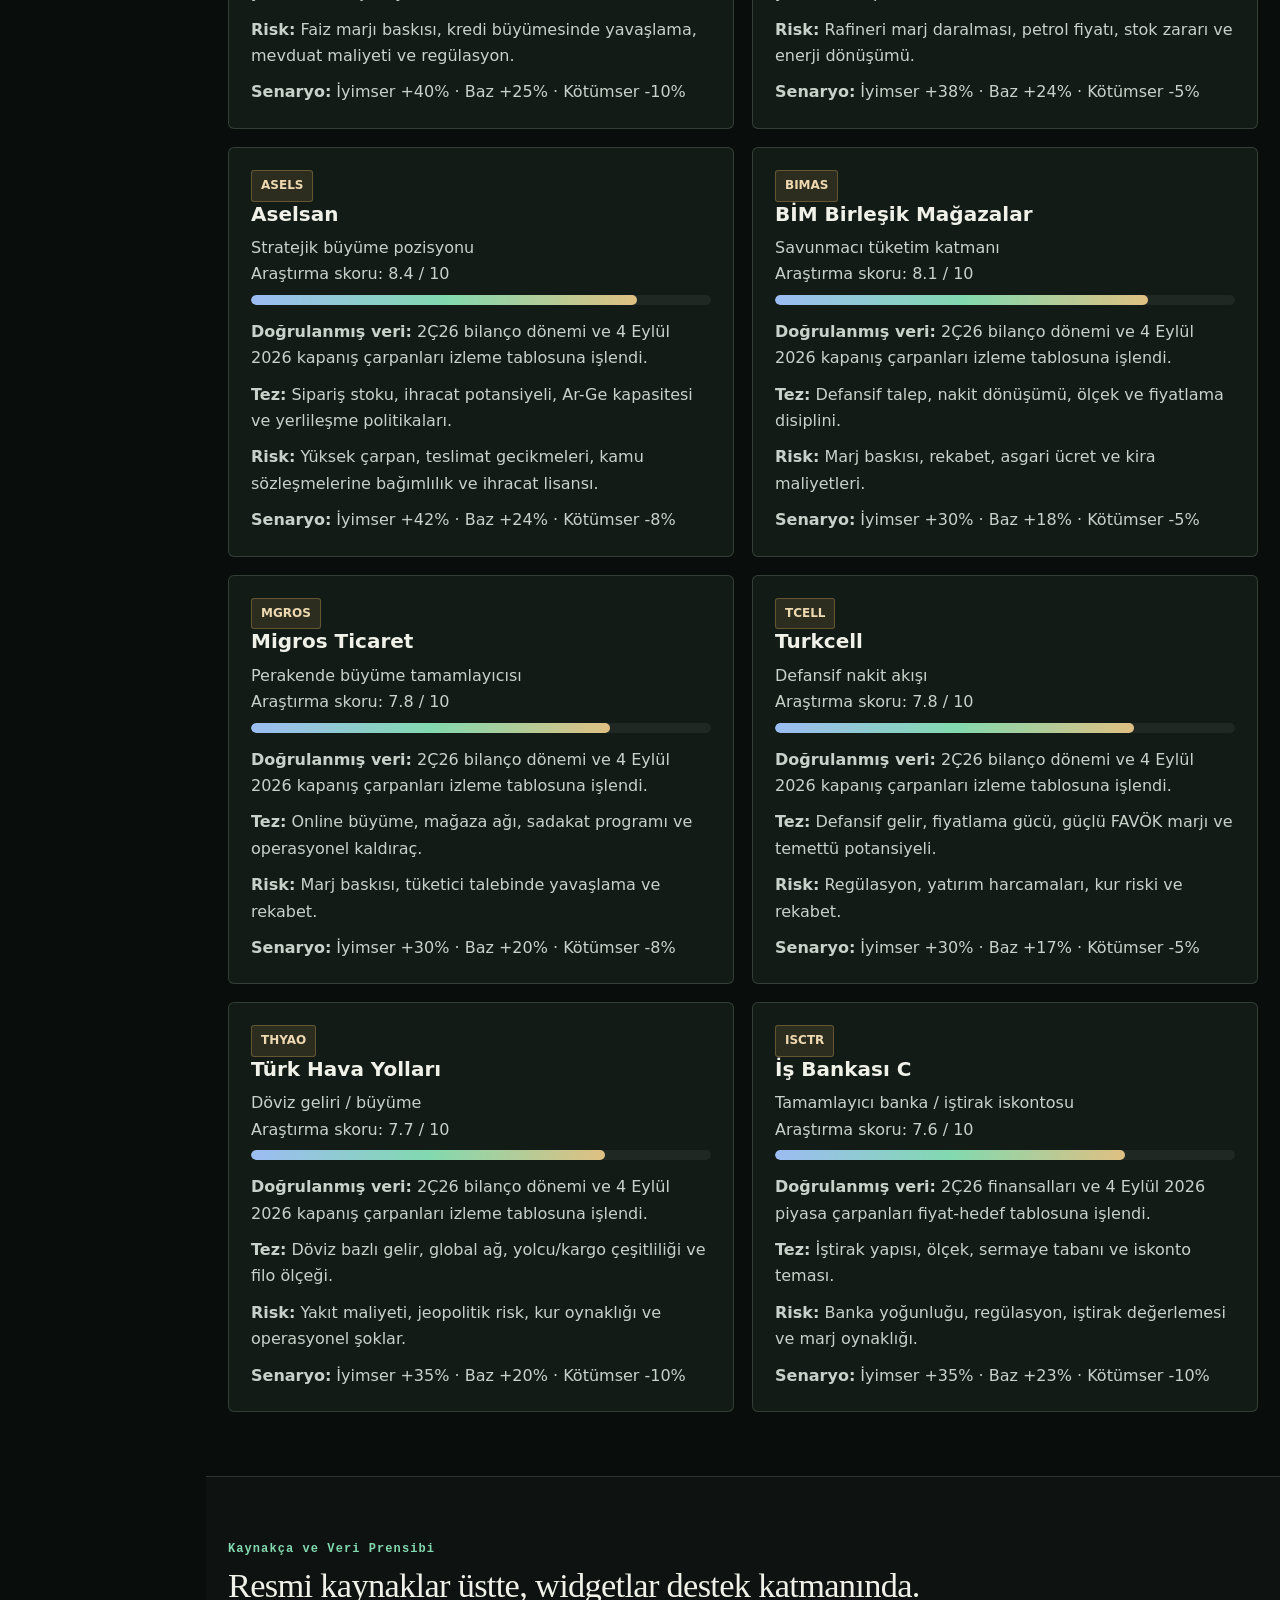
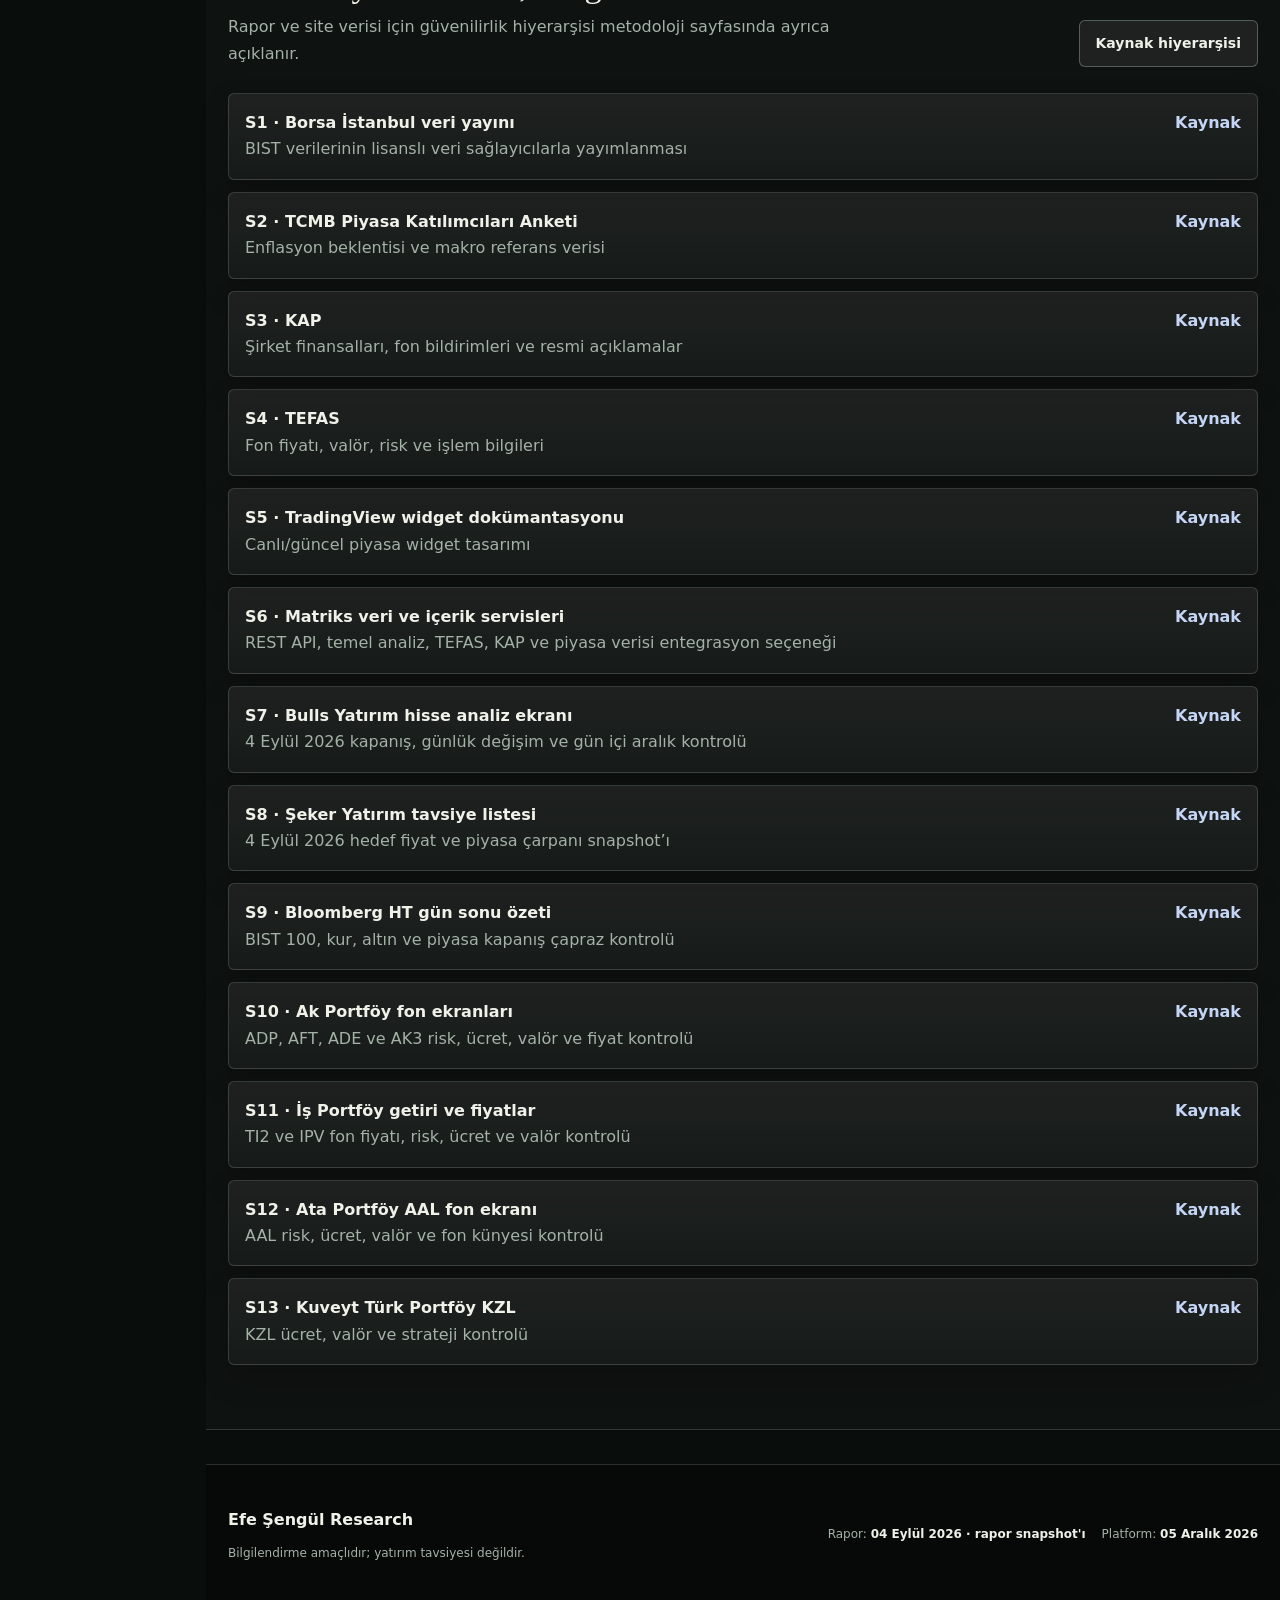
<file: report.html>
<!doctype html>
<html lang="tr">
<head>
  <meta charset="utf-8">
  <meta name="viewport" content="width=device-width, initial-scale=1">
  <meta name="theme-color" content="#080b0d">
  <title>Rapor | Efe Şengül Research</title>
  <meta name="description" content="Borsa İstanbul yatırım araştırma raporunun web sürümü: yönetici özeti, değerleme panosu, hisse/fon evreni, karar kuralları ve kaynakça.">
  <link rel="stylesheet" href="assets/css/styles.css?v=3.7.0">
  <link rel="stylesheet" href="assets/css/research-os.css?v=3.7.0">
  <link rel="icon" href="assets/img/logo.svg" type="image/svg+xml">
  <script defer src="assets/js/data.js?v=3.7.0"></script>
  <script defer src="assets/js/finance-3d-background.js?v=3.7.0"></script>
  <script defer src="assets/js/app.js?v=3.7.0"></script>
  <script defer blocking="render" src="assets/js/platform-ui.js?v=3.7.0"></script>
  <script defer src="assets/js/live-adapter.js?v=3.7.0"></script>
<noscript><style>.nav-toggle,[data-open-search],.filters,.capital-control{display:none!important}@media(max-width:860px){.nav{position:relative}.links{position:static;display:flex;box-shadow:none}.nav-inner{flex-wrap:wrap}.links{flex-basis:100%}}</style></noscript>
</head>
<body data-page="report" data-scene="report">
  <div class="market-backdrop" aria-hidden="true"></div>
  <a class="skip-link" href="#main">İçeriğe geç</a>
  <nav class="nav" aria-label="Ana navigasyon">
    <div class="container nav-inner">
      <a class="brand" href="index.html"><span class="brand-mark">EŞ</span><span>Efe Şengül Research<small>Kaynak kontrollü rapor</small></span></a>
      <button class="nav-toggle" type="button" aria-controls="site-links" aria-expanded="false" aria-label="Menüyü aç"><span></span></button>
      <div class="links" id="site-links">
        <a href="index.html">Kokpit</a>
        <a href="live.html">Piyasa</a>
        <a class="active" aria-current="page" href="report.html">Araştırma</a>
        <a href="portfolio.html">Portföy</a>
        <a href="methodology.html">Metodoloji</a>
        <a class="btn primary small" href="downloads/BIST_Rapor_Efe_AI_Profesyonel_Final.docx">Raporu İndir</a>
      </div>
    </div>
  </nav>

  <header class="hero page-hero">
    <video aria-hidden="true" class="hero-video" muted loop playsinline preload="none" poster="assets/img/finance-depth-poster.webp">
      <source src="assets/video/market-motion.webm" type="video/webm">
    </video>
    <div class="container">
      <span class="eyebrow"><i class="status-dot"></i> Eylül 2026 araştırma snapshot'ı</span>
      <h1>Tezden karara uzanan BIST araştırma dosyası.</h1>
      <p class="lead">Değerleme, temel tez, risk, karar kuralı ve kaynak kalitesi aynı çalışma yüzeyinde. Fiyat alanları lisanslı API bağlanana kadar açıkça tarihli snapshot olarak gösterilir.</p>
      <div class="hero-actions">
        <a class="btn primary" href="downloads/BIST_Rapor_Efe_AI_Profesyonel_Final.docx">Word dosyasını indir</a>
        <a class="btn ghost" href="#valuation">Değerleme panosu</a>
        <a class="btn ghost" href="#sources">Kaynakça</a>
      </div>
      <div class="hero-stats">
        <div class="stat"><b data-lock="bistReference"></b><span>BIST 100 · <span data-lock="marketReferenceDate"></span></span></div>
        <div class="stat"><b data-lock="inflationYE"></b><span>2026 yıl sonu TÜFE beklentisi</span></div>
        <div class="stat"><b data-lock="inflation12m"></b><span>12 ay sonrası TÜFE beklentisi</span></div>
        <div class="stat"><b data-lock="macroDate"></b><span>Makro beklenti güncellemesi</span></div>
      </div>
    </div>
  </header>

  <main id="main" tabindex="-1">
    <div class="page-tabs-wrap" role="navigation" aria-label="Araştırma bölümleri">
      <div class="container page-tabs"><a href="#summary">Özet</a><a href="#valuation">Değerleme</a><a href="#universe">Hisseler</a><a href="#fund-universe">Fonlar</a><a href="#sources">Kaynaklar</a></div>
    </div>
    <section id="summary">
      <div class="container">
        <div class="section-head">
          <div>
            <p class="section-kicker">Yönetici Özeti</p>
            <h2 class="section-title">Ana yatırım omurgası net, kontrol alanları ayrı.</h2>
            <p class="section-sub">Raporun ana teması; yüksek faizden kademeli gevşemeye geçiş, bankacılık karlılığında toparlanma, TUPRS/ASELS ile değer-büyüme kombinasyonu ve savunmacı perakende/telekom dengesidir.</p>
          </div>
        </div>
        <div class="grid three">
          <article class="card"><span class="tag green">Omurga</span><h3>Bankacılık + TUPRS + ASELS</h3><p>Çekirdek büyüme ve değer katmanı; perakende/telekom ile savunmacı gelir dengesi.</p></article>
          <article class="card"><span class="tag blue">Koruma</span><h3>AFT + AAL + KZL + IPV</h3><p>Döviz, teknoloji, para piyasası, altın ve Eurobond katmanları tek yönlü BIST riskini azaltır.</p></article>
          <article class="card"><span class="tag">Disiplin</span><h3>Kaynaklı karar panosu</h3><p>Güncel fiyat, hedef fiyat, çarpan ve yukarı potansiyel yatırım öncesi tekrar kontrol edilir.</p></article>
        </div>
      </div>
    </section>

    <section class="band">
      <div class="container">
        <div class="section-head">
          <div>
            <p class="section-kicker">Kontrol ve Revizyon Özeti</p>
            <h2 class="section-title">Raporun kurumsal araştırma standardına yaklaşan alanları.</h2>
          </div>
        </div>
        <div class="table-wrap" data-table-title="Revizyon günlüğü">
          <table>
            <thead><tr><th>Önceki eksik</th><th>Final düzeltme</th><th>Yatırım etkisi</th></tr></thead>
            <tbody id="correction-table"></tbody>
          </table>
        </div>
      </div>
    </section>

    <section id="valuation">
      <div class="container">
        <div class="section-head">
          <div>
            <p class="section-kicker">Karar Öncesi Değerleme Panosu</p>
            <h2 class="section-title">Fiyat, hedef, yukarı potansiyel ve karar etiketi.</h2>
            <p class="section-sub">Bu tablo 4 Eylül 2026 kapanış fiyatlarını ve aynı tarihli kurum hedef/çarpan snapshot’ını kullanır. Piyasa verileri hızla değiştiği için işlem öncesi lisanslı terminal veya aracı kurum ekranıyla yeniden kontrol edilmelidir.</p>
          </div>
        </div>
        <div class="valuation-grid" id="valuation-cards"></div>
        <div class="table-wrap" data-table-title="Değerleme panosu" style="margin-top:18px">
          <table>
            <thead><tr><th>Hisse</th><th>Snapshot / API fiyatı</th><th>Hedef fiyat</th><th>Yukarı potansiyel</th><th>Yöntem</th><th>Kritik çarpanlar</th><th>Karar</th></tr></thead>
            <tbody id="valuation-table"></tbody>
          </table>
        </div>
        <p class="tv-note">Not: Bankalar için FD/FAVÖK uygulanmaz. Hedef fiyatlarda farklı kurum/konsensüs verileri arasında fark olabilir; karar sırasında tek kaynak değil, konsensüs ve aracı kurum raporu birlikte değerlendirilmelidir.</p>
      </div>
    </section>

    <section class="dark-band">
      <div class="container">
        <div class="section-head">
          <div>
            <p class="section-kicker">Karar Kuralları</p>
            <h2 class="section-title">Alım, tutma ve azaltma kararları sayısal eşiğe bağlanır.</h2>
            <p class="section-sub">Raporun hedefi kesin emir vermek değil, karar öncesi araştırma ve portföy tasarım çerçevesi oluşturmaktır.</p>
          </div>
        </div>
        <div class="grid four" id="decision-rules"></div>
      </div>
    </section>

    <section id="universe">
      <div class="container">
        <div class="section-head">
          <div>
            <p class="section-kicker">Revize Hisse Evreni</p>
            <h2 class="section-title">Hisse kartları öncesi ana liste.</h2>
            <p class="section-sub">Aşağıdaki liste doğrudan alım emri değil, karar öncesi araştırma evrenidir.</p>
          </div>
        </div>
        <div class="table-wrap" data-table-title="Hisse araştırma evreni">
          <table>
            <thead><tr><th>Sıra</th><th>Kod</th><th>Tema</th><th>Risk</th><th>Not</th><th>Rol</th><th>Karar</th></tr></thead>
            <tbody id="stock-table"></tbody>
          </table>
        </div>
      </div>
    </section>

    <section class="band" id="fund-universe">
      <div class="container">
        <div class="section-head">
          <div>
            <p class="section-kicker">Revize Fon Evreni</p>
            <h2 class="section-title">Fon tekrarı temizlendi, Eurobond katmanı eklendi.</h2>
            <p class="section-sub">YEF-TIE tekrarının yerine IPV Eurobond fonu eklendi. Risk, ücret, stopaj ve valör alanları <span data-lock="fundReferenceDate"></span> fon kurucusu/KAP kontrollerini yansıtır; yatırımcı ve alış tarihine bağlı vergi koşulları işlem öncesi yeniden teyit edilmelidir.</p>
          </div>
        </div>
        <div class="table-wrap" data-table-title="Fon araştırma evreni">
          <table>
            <thead><tr><th>Sıra</th><th>Kod</th><th>Son fiyat</th><th>Günlük</th><th>Tür</th><th>Risk</th><th>Ücret</th><th>Stopaj</th><th>Valör</th><th>Rol</th></tr></thead>
            <tbody id="fund-table"></tbody>
          </table>
        </div>
      </div>
    </section>

    <section>
      <div class="container">
        <div class="section-head">
          <div>
            <p class="section-kicker">Hisse Kartları</p>
            <h2 class="section-title">Her varlık için tez, risk ve izleme kuralı.</h2>
            <p class="section-sub">Kartlar rapordaki doğrulanmış verileri ve senaryo aralıklarını hızlı taranabilir hale getirir.</p>
          </div>
        </div>
        <div id="stock-detail-cards" class="grid two"></div>
      </div>
    </section>

    <section id="sources" class="band">
      <div class="container">
        <div class="section-head">
          <div>
            <p class="section-kicker">Kaynakça ve Veri Prensibi</p>
            <h2 class="section-title">Resmi kaynaklar üstte, widgetlar destek katmanında.</h2>
            <p class="section-sub">Rapor ve site verisi için güvenilirlik hiyerarşisi metodoloji sayfasında ayrıca açıklanır.</p>
          </div>
          <a class="btn" href="methodology.html#source-priority-section">Kaynak hiyerarşisi</a>
        </div>
        <div id="source-list" class="source-list"></div>
      </div>
    </section>
  </main>

  <footer class="footer">
    <div class="container footer-grid">
      <div><b>Efe Şengül Research</b><div class="disclaimer">Bilgilendirme amaçlıdır; yatırım tavsiyesi değildir.</div></div>
      <div class="footer-meta"><span>Rapor: <b data-lock="dataDate"></b></span><span>Platform: <b data-clock="date"></b></span></div>
    </div>
  </footer>
</body>
</html>
</file>
<file: assets/css/styles.css>
:root{
  /* Shared design decisions. Existing component names below are aliases. */
  --color-bg:#090d0b;
  --color-bg-soft:#0e1410;
  --color-surface:#131b16;
  --color-surface-raised:#1b261f;
  --color-surface-high:#223027;
  --color-text:#f0f2e9;
  --color-text-secondary:#c8d2ca;
  --color-text-muted:#a4b2a8;
  --color-text-subtle:#94a399;
  --color-on-accent:#09150f;
  --color-signal:#82d9b0;
  --color-signal-light:#afe9cc;
  --color-reference:#9cbcf3;
  --color-reference-light:#c4d5f5;
  --color-caution:#dfc082;
  --color-caution-light:#eed9b0;
  --color-risk:#f39792;
  --color-risk-light:#ffc1bb;
  --color-border:rgba(200,219,206,.18);
  --color-border-strong:rgba(200,219,206,.32);
  --color-border-control:#657d6e;
  --color-focus:var(--color-signal-light);
  --font-ui:"Segoe UI",system-ui,-apple-system,BlinkMacSystemFont,Arial,sans-serif;
  --font-editorial:Georgia,"Times New Roman",serif;
  --font-data:Consolas,"SFMono-Regular",Menlo,monospace;
  --text-caption:.75rem;
  --text-small:.8125rem;
  --text-ui:.875rem;
  --text-body:1rem;
  --text-lead:1.0625rem;
  --text-card:1.25rem;
  --text-section:clamp(1.75rem,1.35rem + 1vw,2.25rem);
  --text-display:clamp(2.25rem,1.65rem + 1.6vw,3.25rem);
  --leading-body:1.65;
  --leading-compact:1.4;
  --leading-heading:1.12;
  --measure-copy:65ch;
  --measure-lead:60ch;
  --measure-title:24ch;
  --space-1:4px;
  --space-2:8px;
  --space-3:12px;
  --space-4:16px;
  --space-5:20px;
  --space-6:24px;
  --space-8:32px;
  --space-12:48px;
  --space-16:64px;
  --space-24:96px;
  --space-section:clamp(44px,5vw,72px);
  --page-gutter:clamp(16px,2.2vw,32px);
  --radius-xs:3px;
  --radius-sm:6px;
  --radius-md:10px;
  --shadow-sm:0 8px 24px rgba(0,0,0,.16);
  --shadow-md:0 18px 48px rgba(0,0,0,.24);
  --shadow-lg:0 28px 80px rgba(0,0,0,.4);
  --motion-micro:180ms;
  --motion-ui:400ms;
  --motion-narrative:760ms;
  --ease-out:cubic-bezier(.22,1,.36,1);
  --bg:var(--color-bg);
  --bg-2:var(--color-bg-soft);
  --bg-3:var(--color-surface);
  --surface:var(--color-surface);
  --surface-2:var(--color-surface-raised);
  --surface-3:var(--color-surface-high);
  --surface-soft:rgba(255,255,255,.04);
  --ink:var(--color-text);
  --ink-2:var(--color-text-secondary);
  --muted:var(--color-text-muted);
  --muted-2:var(--color-text-subtle);
  --line:var(--color-border);
  --line-strong:var(--color-border-strong);
  --green:var(--color-signal);
  --green-2:var(--color-signal-light);
  --blue:var(--color-reference);
  --blue-2:var(--color-reference-light);
  --gold:var(--color-caution);
  --gold-2:var(--color-caution-light);
  --red:var(--color-risk);
  --red-2:var(--color-risk-light);
  --shadow:var(--shadow-md);
  --shadow-strong:var(--shadow-lg);
  --radius:var(--radius-sm);
  --max:1480px;
  --nav-h:74px;
  --rail-h:44px;
  --tabs-h:48px;
  --shell-sticky-offset:calc(var(--rail-h) + 1px);
}

*{box-sizing:border-box}
html{scroll-behavior:smooth;background:var(--bg)}
body{
  margin:0;
  min-width:320px;
  overflow-x:hidden;
  color:var(--ink-2);
  background:
    linear-gradient(180deg,#07090a 0%,#0b1012 42%,#080b0c 100%);
  font-family:var(--font-ui);
  font-size:var(--text-body);
  line-height:var(--leading-body);
  text-rendering:optimizeLegibility;
}
body::selection{background:rgba(52,211,153,.22);color:var(--ink)}
a{color:inherit;text-decoration:none}
button,input,select,textarea{font:inherit}
img,svg,video,canvas{max-width:100%}
h1,h2,h3,p{overflow-wrap:anywhere}
.container{max-width:var(--max);margin:0 auto;padding:0 var(--space-6)}
.skip-link{
  position:absolute;
  left:24px;
  top:-64px;
  z-index:300;
  padding:10px 14px;
  border:1px solid var(--line-strong);
  border-radius:var(--radius);
  background:#f8fbff;
  color:var(--color-on-accent);
  font-weight:850;
}
.skip-link:focus{top:14px}
:focus-visible{
  outline:2px solid var(--color-focus);
  outline-offset:3px;
}

.market-backdrop{
  position:fixed;
  inset:0;
  z-index:-2;
  pointer-events:none;
  overflow:hidden;
  background:
    linear-gradient(180deg,rgba(9,13,14,.94),rgba(6,9,10,.99)),
    linear-gradient(120deg,rgba(79,209,165,.06),transparent 42%,rgba(215,179,106,.045));
}
.market-backdrop::before{
  content:"";
  position:absolute;
  inset:0;
  opacity:.42;
  background:
    linear-gradient(rgba(180,205,230,.045) 1px,transparent 1px),
    linear-gradient(90deg,rgba(180,205,230,.045) 1px,transparent 1px);
  background-size:48px 48px;
  mask-image:linear-gradient(180deg,rgba(0,0,0,.85),rgba(0,0,0,.35));
}
.market-backdrop::after{
  content:"";
  position:absolute;
  inset:-25% -10%;
  opacity:.28;
  background:
    repeating-linear-gradient(112deg,transparent 0 94px,rgba(52,211,153,.15) 95px 96px,transparent 97px 190px),
    repeating-linear-gradient(68deg,transparent 0 132px,rgba(228,183,97,.10) 133px 134px,transparent 135px 264px);
  transform:translate3d(-4%,0,0);
  animation:marketDrift 32s linear infinite;
}
@keyframes marketDrift{to{transform:translate3d(4%,0,0)}}

.nav{
  position:sticky;
  top:0;
  z-index:120;
  background:rgba(7,9,10,.88);
  border-bottom:1px solid var(--line);
  backdrop-filter:blur(18px);
}
.nav-inner{
  min-height:var(--nav-h);
  display:flex;
  align-items:center;
  justify-content:space-between;
  gap:var(--space-5);
}
.brand{
  display:flex;
  align-items:center;
  gap:var(--space-3);
  min-width:0;
  font-weight:900;
  color:var(--ink);
  flex:0 0 auto;
  white-space:nowrap;
}
.brand-mark{
  width:42px;
  height:42px;
  display:grid;
  place-items:center;
  flex:0 0 auto;
  border:1px solid rgba(240,210,140,.36);
  border-radius:var(--radius);
  color:var(--color-on-accent);
  background:linear-gradient(135deg,#d6a94f,#fff1ba 56%,#7de7c8);
  box-shadow:0 14px 34px rgba(228,183,97,.22);
  font-weight:950;
}
.brand small{
  display:block;
  margin-top:-3px;
  color:var(--muted);
  font-size:var(--text-caption);
  font-weight:700;
}
.links{
  display:flex;
  align-items:center;
  gap:var(--space-1);
}
.links a{
  padding:10px var(--space-3);
  border:1px solid transparent;
  border-radius:var(--radius);
  color:var(--ink-2);
  font-size:var(--text-ui);
  font-weight:760;
}
.links a:hover,
.links a.active{
  border-color:rgba(255,255,255,.08);
  background:rgba(255,255,255,.07);
  color:var(--ink);
}
.nav-toggle{
  display:none;
  width:42px;
  height:42px;
  border:1px solid var(--line);
  border-radius:var(--radius);
  background:rgba(255,255,255,.06);
  color:var(--ink);
  align-items:center;
  justify-content:center;
  cursor:pointer;
}
.nav-toggle span{
  display:block;
  width:18px;
  height:2px;
  background:currentColor;
  position:relative;
}
.nav-toggle span::before,
.nav-toggle span::after{
  content:"";
  position:absolute;
  left:0;
  width:18px;
  height:2px;
  background:currentColor;
}
.nav-toggle span::before{top:-6px}
.nav-toggle span::after{top:6px}

.btn{
  display:inline-flex;
  align-items:center;
  justify-content:center;
  gap:9px;
  min-height:44px;
  padding:11px var(--space-4);
  border:1px solid var(--line-strong);
  border-radius:var(--radius);
  background:rgba(255,255,255,.065);
  color:var(--ink);
  font-weight:820;
  cursor:pointer;
  transition:transform var(--motion-micro) var(--ease-out), box-shadow var(--motion-micro) var(--ease-out), border-color var(--motion-micro) var(--ease-out), background var(--motion-micro) var(--ease-out);
}
.btn:hover{
  transform:translateY(-1px);
  border-color:rgba(255,255,255,.42);
  background:rgba(255,255,255,.10);
  box-shadow:0 16px 32px rgba(0,0,0,.22);
}
.btn.primary{
  border-color:transparent;
  color:var(--color-on-accent);
  background:linear-gradient(135deg,#d8aa50,#fff0ba 56%,#7de7c8);
  box-shadow:0 18px 38px rgba(228,183,97,.24);
}
.btn.dark{background:#050b12;border-color:var(--line-strong);color:var(--ink)}
.btn.blue{
  border-color:rgba(107,166,255,.32);
  background:rgba(107,166,255,.12);
  color:var(--blue-2);
}
.btn.ghost{background:transparent;color:var(--ink);border-color:rgba(255,255,255,.32)}
.btn.small{min-height:38px;padding:var(--space-2) var(--space-3);font-size:var(--text-small)}

.hero{
  position:relative;
  overflow:hidden;
  isolation:isolate;
  color:var(--ink);
  background:
    linear-gradient(145deg,#060809 0%,#0d1517 52%,#111b1d 100%);
}
.hero-video{
  position:absolute;
  inset:0;
  z-index:0;
  width:100%;
  height:100%;
  object-fit:cover;
  opacity:.15;
  filter:saturate(.92) contrast(1.12) brightness(.72);
  pointer-events:none;
}
.finance-bg-canvas{
  position:absolute;
  inset:0;
  z-index:1;
  width:100%;
  height:100%;
  pointer-events:none;
  opacity:.86;
  mix-blend-mode:screen;
}
.hero::before{
  content:"";
  position:absolute;
  inset:0;
  z-index:2;
  opacity:.72;
  pointer-events:none;
  background:
    linear-gradient(90deg,rgba(7,9,10,.96) 0%,rgba(7,10,11,.76) 43%,rgba(7,10,11,.42) 100%),
    linear-gradient(rgba(255,255,255,.05) 1px,transparent 1px),
    linear-gradient(90deg,rgba(255,255,255,.045) 1px,transparent 1px);
  background-size:auto,44px 44px,44px 44px;
}
.hero::after{
  content:"";
  position:absolute;
  z-index:2;
  left:0;
  right:0;
  bottom:-1px;
  height:160px;
  pointer-events:none;
  background:linear-gradient(180deg,transparent,rgba(5,11,18,.75) 62%,var(--bg));
}
.home-hero{padding:var(--space-8) 0 var(--space-5)}
.page-hero{padding:58px 0 46px}
.hero .container{position:relative;z-index:3}
.hero-grid{
  display:grid;
  grid-template-columns:minmax(0,1.06fr) minmax(410px,.94fr);
  gap:42px;
  align-items:center;
}
.eyebrow{
  display:inline-flex;
  align-items:center;
  gap:9px;
  padding:7px 10px;
  border:1px solid rgba(228,183,97,.24);
  border-radius:var(--radius);
  background:rgba(228,183,97,.08);
  color:var(--gold-2);
  font-size:var(--text-small);
  font-weight:880;
}
.status-dot{
  width:9px;
  height:9px;
  border-radius:50%;
  background:var(--green);
  box-shadow:0 0 0 5px rgba(52,211,153,.14);
}
h1{
  font-family:var(--font-editorial);
  max-width:930px;
  margin:18px 0 18px;
  color:var(--ink);
  font-size:48px;
  line-height:1.04;
  letter-spacing:0;
}
.page-hero h1{max-width:820px;font-size:46px}
.lead{
  max-width:var(--measure-lead);
  margin:0;
  color:var(--ink-2);
  font-size:19px;
}
.hero-actions{
  display:flex;
  flex-wrap:wrap;
  gap:var(--space-3);
  margin-top:28px;
}
.hero-actions .btn.ghost{
  border-color:rgba(255,255,255,.30);
  background:rgba(255,255,255,.045);
}
.hero-actions .btn.ghost:hover{background:rgba(255,255,255,.10)}
.live-data-status{
  display:inline-flex;
  align-items:center;
  width:max-content;
  max-width:100%;
  margin-top:14px;
  padding:var(--space-2) 10px;
  border:1px solid rgba(228,183,97,.25);
  border-radius:var(--radius);
  background:rgba(228,183,97,.10);
  color:var(--gold-2);
  font-size:var(--text-caption);
  font-weight:820;
}
.live-data-status::before{
  content:"";
  width:8px;
  height:8px;
  margin-right:var(--space-2);
  border-radius:50%;
  background:var(--gold);
  box-shadow:0 0 0 5px rgba(228,183,97,.12);
}
.live-data-status[data-state="live"]{
  border-color:rgba(52,211,153,.30);
  background:rgba(52,211,153,.10);
  color:var(--green-2);
}
.live-data-status[data-state="live"]::before{
  background:var(--green);
  box-shadow:0 0 0 5px rgba(52,211,153,.13);
}
.live-data-status[data-state="error"]{
  border-color:rgba(239,102,119,.32);
  background:rgba(239,102,119,.10);
  color:var(--red-2);
}
.live-data-status[data-state="error"]::before{
  background:var(--red);
  box-shadow:0 0 0 5px rgba(239,102,119,.12);
}
.hero-stats{
  display:grid;
  grid-template-columns:repeat(4,1fr);
  gap:10px;
  margin-top:30px;
  max-width:860px;
}
.stat{
  min-height:98px;
  padding:15px;
  border:1px solid rgba(205,220,235,.20);
  border-radius:var(--radius);
  background:linear-gradient(180deg,rgba(255,255,255,.10),rgba(255,255,255,.045));
  box-shadow:0 16px 36px rgba(0,0,0,.17);
  backdrop-filter:blur(12px);
}
.stat b{
  display:block;
  color:var(--ink);
  font-size:24px;
  line-height:1.1;
}
.stat span{
  display:block;
  margin-top:var(--space-2);
  color:var(--ink-2);
  font-size:var(--text-caption);
}

.terminal-panel{
  position:relative;
  min-height:514px;
  padding:var(--space-4);
  border:1px solid rgba(205,220,235,.22);
  border-radius:var(--radius);
  background:linear-gradient(180deg,rgba(255,255,255,.11),rgba(255,255,255,.045));
  box-shadow:var(--shadow-strong);
  backdrop-filter:blur(18px);
}
.terminal-panel::before{
  content:"";
  position:absolute;
  inset:16px;
  border-radius:var(--radius);
  pointer-events:none;
  background:
    linear-gradient(rgba(255,255,255,.035) 1px,transparent 1px),
    linear-gradient(90deg,rgba(255,255,255,.03) 1px,transparent 1px);
  background-size:28px 28px;
  opacity:.45;
}
.terminal-screen{
  position:relative;
  height:100%;
  min-height:482px;
  overflow:hidden;
  border:1px solid rgba(205,220,235,.16);
  border-radius:var(--radius);
  background:linear-gradient(180deg,#07111d,#091723 55%,#071018);
}
.terminal-top{
  height:46px;
  display:flex;
  align-items:center;
  justify-content:space-between;
  gap:14px;
  padding:0 14px;
  border-bottom:1px solid rgba(205,220,235,.12);
  background:rgba(255,255,255,.035);
  color:var(--ink-2);
  font-size:var(--text-small);
}
.window-dots{display:flex;gap:7px}
.window-dots i{
  width:9px;
  height:9px;
  border-radius:50%;
  background:#ef6677;
}
.window-dots i:nth-child(2){background:#e4b761}
.window-dots i:nth-child(3){background:#34d399}
.market-chart{
  position:relative;
  height:152px;
  border-bottom:1px solid rgba(205,220,235,.12);
  background:
    linear-gradient(rgba(255,255,255,.055) 1px,transparent 1px),
    linear-gradient(90deg,rgba(255,255,255,.045) 1px,transparent 1px);
  background-size:34px 34px;
}
.market-chart svg{width:100%;height:100%;display:block}
.market-line{
  stroke:url(#chartStroke);
  stroke-width:3;
  fill:none;
  stroke-linecap:round;
  stroke-dasharray:680;
  animation:drawLine 5.2s ease-in-out infinite alternate;
  filter:drop-shadow(0 0 12px rgba(52,211,153,.36));
}
@keyframes drawLine{from{stroke-dashoffset:260}to{stroke-dashoffset:0}}
.terminal-metrics{
  display:grid;
  grid-template-columns:repeat(2,1fr);
  gap:var(--space-3);
  padding:14px;
}
.terminal-metric{
  padding:15px;
  border:1px solid rgba(205,220,235,.12);
  border-radius:var(--radius);
  background:rgba(255,255,255,.052);
}
.terminal-metric label{display:block;color:var(--muted);font-size:var(--text-caption)}
.terminal-metric b{display:block;margin-top:5px;color:var(--ink);font-size:24px}
.terminal-metric span{display:block;margin-top:5px;color:var(--green-2);font-size:var(--text-caption)}
.terminal-list{
  display:grid;
  gap:var(--space-2);
  padding:0 14px 14px;
}
.terminal-row{
  display:grid;
  grid-template-columns:78px 1fr 84px;
  gap:10px;
  align-items:center;
  color:var(--ink-2);
  font-size:var(--text-small);
}
.mini-track{
  height:8px;
  border-radius:99px;
  background:rgba(255,255,255,.10);
  overflow:hidden;
}
.mini-track i{
  display:block;
  height:100%;
  border-radius:inherit;
  background:linear-gradient(90deg,var(--blue),var(--green),var(--gold));
}

main{position:relative;z-index:1}
section{padding:var(--space-section) 0}
section[id]{scroll-margin-top:calc(var(--nav-h) + 58px)}
.section-head{
  display:flex;
  align-items:flex-end;
  justify-content:space-between;
  gap:var(--space-6);
  margin-bottom:26px;
}
.section-kicker{
  margin:0 0 var(--space-2);
  color:var(--green-2);
  font-size:var(--text-small);
  font-weight:880;
}
.section-title{
  font-family:var(--font-editorial);
  margin:0;
  color:var(--ink);
  font-size:34px;
  line-height:1.12;
  letter-spacing:0;
}
.section-sub{
  max-width:var(--measure-copy);
  margin:10px 0 0;
  color:var(--muted);
}
.band{
  background:linear-gradient(180deg,rgba(255,255,255,.035),rgba(255,255,255,.018));
  border-top:1px solid var(--line);
  border-bottom:1px solid var(--line);
}
.dark-band{
  position:relative;
  overflow:hidden;
  background:
    linear-gradient(135deg,rgba(11,23,34,.96),rgba(5,11,18,.96)),
    repeating-linear-gradient(90deg,transparent 0 88px,rgba(52,211,153,.08) 89px 90px,transparent 91px 176px);
  border-top:1px solid rgba(255,255,255,.08);
  border-bottom:1px solid rgba(255,255,255,.08);
  color:var(--ink);
}
.dark-band .section-sub,
.dark-band .muted{color:var(--ink-2)}

.grid{display:grid;gap:18px}
.grid.two{grid-template-columns:repeat(2,minmax(0,1fr))}
.grid.three{grid-template-columns:repeat(3,minmax(0,1fr))}
.grid.four{grid-template-columns:repeat(4,minmax(0,1fr))}
.card{
  min-width:0;
  padding:22px;
  border:1px solid var(--line);
  border-radius:var(--radius);
  background:linear-gradient(180deg,rgba(255,255,255,.070),rgba(255,255,255,.035));
  box-shadow:var(--shadow);
}
.card h3{
  margin:0 0 9px;
  color:var(--ink);
  font-size:var(--text-card);
  line-height:1.22;
}
.card p{margin:0;color:var(--ink-2)}
.card.link-card{
  transition:transform var(--motion-micro) var(--ease-out), border-color var(--motion-micro) var(--ease-out), box-shadow var(--motion-micro) var(--ease-out);
}
.card.link-card:hover{
  transform:translateY(-3px);
  border-color:rgba(125,231,200,.34);
  box-shadow:0 26px 58px rgba(0,0,0,.34);
}
.card.dark{
  background:linear-gradient(135deg,#08131e,#111f2c);
  border-color:rgba(255,255,255,.14);
}
.muted{color:var(--muted)}
.tag{
  display:inline-flex;
  align-items:center;
  gap:7px;
  min-height:28px;
  padding:5px 9px;
  border:1px solid rgba(228,183,97,.30);
  border-radius:var(--radius);
  background:rgba(228,183,97,.12);
  color:var(--gold-2);
  font-size:var(--text-caption);
  font-weight:850;
}
.tag.green{background:rgba(52,211,153,.12);border-color:rgba(52,211,153,.28);color:var(--green-2)}
.tag.blue{background:rgba(107,166,255,.12);border-color:rgba(107,166,255,.30);color:var(--blue-2)}
.tag.red{background:rgba(239,102,119,.12);border-color:rgba(239,102,119,.30);color:var(--red-2)}
.tag.dark{background:rgba(255,255,255,.08);border-color:var(--line);color:var(--ink)}

.trust-strip{
  position:relative;
  margin-top:-1px;
  background:rgba(7,19,29,.95);
  border-top:1px solid rgba(255,255,255,.08);
  border-bottom:1px solid var(--line);
}
.trust-grid{
  display:grid;
  grid-template-columns:repeat(4,1fr);
  gap:0;
}
.trust-item{
  padding:var(--space-5) 18px;
  border-left:1px solid var(--line);
}
.trust-item:first-child{border-left:0}
.trust-item b{display:block;margin-bottom:var(--space-1);color:var(--ink)}
.trust-item span{color:var(--muted);font-size:var(--text-small)}

.feature-card{
  display:grid;
  grid-template-rows:auto auto 1fr;
  gap:11px;
}
.feature-icon{
  width:38px;
  height:38px;
  display:grid;
  place-items:center;
  border:1px solid rgba(125,231,200,.24);
  border-radius:var(--radius);
  background:rgba(52,211,153,.10);
  color:var(--green-2);
  font-weight:900;
}
.process{
  display:grid;
  grid-template-columns:repeat(4,1fr);
  gap:14px;
  counter-reset:step;
}
.process-step{
  position:relative;
  min-height:190px;
  padding:var(--space-5);
  border:1px solid var(--line);
  border-radius:var(--radius);
  background:linear-gradient(180deg,rgba(255,255,255,.072),rgba(255,255,255,.036));
  box-shadow:var(--shadow);
  counter-increment:step;
}
.process-step::before{
  content:counter(step);
  width:34px;
  height:34px;
  display:grid;
  place-items:center;
  margin-bottom:18px;
  border:1px solid rgba(240,210,140,.32);
  border-radius:var(--radius);
  color:var(--color-on-accent);
  background:linear-gradient(135deg,#d8aa50,#fff0ba);
  font-weight:900;
}
.process-step h3{margin:0 0 var(--space-2);color:var(--ink);font-size:18px}
.process-step p{margin:0;color:var(--muted)}

.table-wrap{
  width:100%;
  overflow:auto;
  border:1px solid var(--line);
  border-radius:var(--radius);
  background:rgba(11,16,18,.92);
  box-shadow:var(--shadow);
  -webkit-overflow-scrolling:touch;
}
.filters{
  display:flex;
  flex-wrap:wrap;
  gap:10px;
  margin-bottom:var(--space-4);
}
.filter.active{
  color:var(--color-on-accent);
  border-color:transparent;
  background:linear-gradient(135deg,#7de7c8,#f0d28c);
}
table{
  width:100%;
  min-width:820px;
  border-collapse:collapse;
}
th,td{
  padding:14px;
  border-bottom:1px solid var(--line);
  text-align:left;
  vertical-align:top;
}
th{
  position:sticky;
  top:0;
  z-index:1;
  background:#151d1f;
  color:var(--ink-2);
  font-size:var(--text-caption);
  font-weight:880;
}
td{color:var(--ink-2)}
tbody tr:hover td{background:rgba(255,255,255,.035)}
.live-updated{
  color:var(--green-2);
  font-weight:850;
}
.score{font-weight:900;color:var(--gold-2)}
.risk-high{color:var(--red-2);font-weight:800}
.risk-mid{color:var(--gold-2);font-weight:800}
.risk-low{color:var(--green-2);font-weight:800}

.chart-card{min-height:390px}
.bars{display:grid;gap:10px;margin-top:18px}
.bar-row{
  display:grid;
  grid-template-columns:92px minmax(0,1fr) 48px;
  gap:10px;
  align-items:center;
  font-size:var(--text-small);
}
.bar-row b{overflow:hidden;text-overflow:ellipsis;white-space:nowrap}
.bar-track,
.bar{
  height:10px;
  overflow:hidden;
  border-radius:99px;
  background:rgba(255,255,255,.09);
}
.bar-fill,
.bar i{
  display:block;
  height:100%;
  border-radius:inherit;
  background:linear-gradient(90deg,var(--blue),var(--green),var(--gold));
}
.bar{margin-top:7px}
.allocation-row{
  display:grid;
  grid-template-columns:minmax(132px,.9fr) minmax(180px,1.7fr) 48px;
  gap:14px;
  align-items:center;
  padding:9px 0;
  border-bottom:1px solid rgba(151,174,198,.14);
}
.allocation-row:last-child{border-bottom:0}
.allocation-row b{
  display:block;
  color:var(--ink);
  font-size:var(--text-small);
  font-weight:900;
  white-space:nowrap;
  overflow:hidden;
  text-overflow:ellipsis;
}
.allocation-row small{
  display:block;
  margin-top:2px;
  color:var(--muted);
  font-size:var(--text-caption);
  line-height:1.25;
  white-space:nowrap;
  overflow:hidden;
  text-overflow:ellipsis;
}
.allocation-row strong{
  color:var(--ink);
  font-size:var(--text-small);
  text-align:right;
}
.allocation-track{
  height:11px;
  overflow:hidden;
  border-radius:99px;
  background:rgba(255,255,255,.09);
  box-shadow:inset 0 1px 2px rgba(0,0,0,.20);
}
.allocation-track i{
  display:block;
  height:100%;
  border-radius:inherit;
  background:linear-gradient(90deg,#6ba6ff 0%,#34d399 54%,#e4b761 100%);
}

.cockpit-grid{
  display:grid;
  grid-template-columns:repeat(4,minmax(0,1fr));
  gap:14px;
}
.cockpit-card{
  min-height:158px;
  padding:18px;
  border:1px solid var(--line);
  border-radius:var(--radius);
  background:linear-gradient(180deg,rgba(255,255,255,.075),rgba(255,255,255,.035));
  box-shadow:var(--shadow);
}
.cockpit-card span{
  display:block;
  color:var(--muted);
  font-size:var(--text-caption);
  font-weight:850;
}
.cockpit-card b{
  display:block;
  margin:10px 0 var(--space-2);
  color:var(--ink);
  font-size:30px;
  line-height:1;
}
.cockpit-card p{margin:0;color:var(--ink-2);font-size:var(--text-small)}
.cockpit-card.green{border-top:3px solid var(--green)}
.cockpit-card.blue{border-top:3px solid var(--blue)}
.cockpit-card.gold{border-top:3px solid var(--gold)}

.module-grid{
  display:grid;
  grid-template-columns:repeat(3,minmax(0,1fr));
  gap:14px;
}
.module-card{
  min-height:188px;
  padding:var(--space-5);
  border:1px solid rgba(205,220,235,.16);
  border-radius:var(--radius);
  background:linear-gradient(180deg,rgba(255,255,255,.080),rgba(255,255,255,.035));
  box-shadow:var(--shadow);
}
.module-card span{
  color:var(--gold-2);
  font-weight:900;
  font-size:var(--text-caption);
}
.module-card h3{margin:14px 0 var(--space-2);color:var(--ink);font-size:19px}
.module-card p{margin:0;color:var(--ink-2)}

.risk-grid{
  display:grid;
  grid-template-columns:repeat(4,minmax(0,1fr));
  gap:14px;
}
.risk-gauge{
  padding:18px;
  border:1px solid var(--line);
  border-radius:var(--radius);
  background:linear-gradient(180deg,rgba(255,255,255,.075),rgba(255,255,255,.035));
  box-shadow:var(--shadow);
}
.risk-gauge-top{
  display:flex;
  align-items:flex-start;
  justify-content:space-between;
  gap:var(--space-3);
}
.risk-gauge-top span{color:var(--muted);font-size:var(--text-caption);font-weight:850}
.risk-gauge-top b{color:var(--ink);font-size:var(--text-small)}
.gauge-track{
  height:12px;
  margin:var(--space-4) 0 10px;
  overflow:hidden;
  border-radius:99px;
  background:rgba(255,255,255,.09);
}
.gauge-track i{
  display:block;
  height:100%;
  border-radius:inherit;
  background:linear-gradient(90deg,var(--green),var(--gold));
}
.risk-gauge p{margin:0;color:var(--muted);font-size:var(--text-small)}

.feed-list{display:grid;gap:var(--space-3)}
.feed-item{
  padding:var(--space-4);
  border:1px solid var(--line);
  border-radius:var(--radius);
  background:linear-gradient(180deg,rgba(255,255,255,.070),rgba(255,255,255,.034));
  box-shadow:0 14px 30px rgba(0,0,0,.20);
}
.feed-item h3{margin:10px 0 var(--space-1);color:var(--ink);font-size:var(--text-lead)}
.feed-item p{margin:0;color:var(--muted);font-size:var(--text-small)}

.valuation-grid{
  display:grid;
  grid-template-columns:repeat(4,1fr);
  gap:14px;
}
.valuation-card{
  padding:18px;
  border:1px solid var(--line);
  border-radius:var(--radius);
  background:linear-gradient(180deg,rgba(255,255,255,.075),rgba(255,255,255,.035));
  box-shadow:var(--shadow);
}
.valuation-card .code{
  display:flex;
  align-items:center;
  justify-content:space-between;
  gap:10px;
  margin-bottom:14px;
  padding:0;
  overflow:visible;
  border:0;
  background:transparent;
  color:var(--ink);
  font-family:inherit;
}
.valuation-card b.value{
  display:block;
  color:var(--green-2);
  font-size:30px;
  line-height:1.08;
}
.valuation-card small{display:block;color:var(--muted);margin-top:var(--space-2)}

.scenario{
  display:grid;
  grid-template-columns:repeat(3,1fr);
  gap:14px;
}
.scenario .card b{
  display:block;
  margin:10px 0 6px;
  font-size:34px;
  line-height:1;
}
.scenario .neg b{color:var(--red-2)}
.scenario .base b{color:var(--gold-2)}
.scenario .pos b{color:var(--green-2)}

.quality-grid{
  display:grid;
  grid-template-columns:repeat(5,1fr);
  gap:var(--space-3);
}
.quality-section{
  position:relative;
  overflow:hidden;
  color:var(--ink);
  background:
    linear-gradient(135deg,#050b12 0%,#0b1722 60%,#0d1824 100%);
  border-top:1px solid rgba(255,255,255,.08);
  border-bottom:1px solid rgba(255,255,255,.08);
}
.quality-section::before{
  content:"";
  position:absolute;
  inset:0;
  opacity:.28;
  pointer-events:none;
  background:
    linear-gradient(rgba(255,255,255,.055) 1px,transparent 1px),
    linear-gradient(90deg,rgba(255,255,255,.045) 1px,transparent 1px);
  background-size:42px 42px;
}
.quality-section::after{
  content:"";
  position:absolute;
  inset:-20% -10%;
  opacity:.20;
  pointer-events:none;
  background:repeating-linear-gradient(106deg,transparent 0 78px,rgba(52,211,153,.32) 79px 80px,transparent 81px 160px);
  animation:marketDrift 34s linear infinite;
}
.quality-section .container{position:relative;z-index:1}
.quality-card{
  min-height:148px;
  padding:18px;
  border:1px solid rgba(255,255,255,.16);
  border-top:3px solid rgba(228,183,97,.82);
  border-radius:var(--radius);
  background:linear-gradient(180deg,rgba(255,255,255,.11),rgba(255,255,255,.055));
  box-shadow:0 22px 54px rgba(0,0,0,.28);
  backdrop-filter:blur(10px);
}
.quality-card b{
  display:block;
  color:var(--ink);
  font-size:34px;
  line-height:1;
}
.quality-card span{
  display:block;
  margin-top:14px;
  color:var(--ink-2);
  font-size:var(--text-small);
}
.quality-card span strong{
  display:block;
  margin-bottom:5px;
  color:var(--gold-2);
  font-size:var(--text-small);
}

.notice{
  padding:var(--space-4) 18px;
  border:1px solid rgba(228,183,97,.28);
  border-left:5px solid var(--gold);
  border-radius:var(--radius);
  background:linear-gradient(180deg,rgba(228,183,97,.13),rgba(228,183,97,.07));
  color:var(--gold-2);
}
.notice strong{color:var(--gold-2)}
.callout{
  padding:22px;
  border:1px solid rgba(52,211,153,.24);
  border-radius:var(--radius);
  background:linear-gradient(135deg,rgba(52,211,153,.10),rgba(255,255,255,.035));
}
.callout h3{margin:0 0 var(--space-2);color:var(--ink)}
.callout p{margin:0;color:var(--muted)}

.source-list{display:grid;gap:var(--space-3)}
.source{
  display:flex;
  align-items:flex-start;
  justify-content:space-between;
  gap:var(--space-5);
  padding:var(--space-4);
  border:1px solid var(--line);
  border-radius:var(--radius);
  background:linear-gradient(180deg,rgba(255,255,255,.070),rgba(255,255,255,.034));
  box-shadow:0 14px 30px rgba(0,0,0,.18);
}
.source b{color:var(--ink)}
.source a{color:var(--blue-2);font-weight:850}
.source a:hover{text-decoration:underline}
.source-level{
  display:grid;
  grid-template-columns:90px 1fr;
  gap:var(--space-4);
  align-items:start;
  padding:17px;
  border:1px solid var(--line);
  border-radius:var(--radius);
  background:linear-gradient(180deg,rgba(255,255,255,.070),rgba(255,255,255,.034));
}
.source-level h3{margin:0 0 var(--space-2);color:var(--ink)}
.source-level p{margin:0;color:var(--muted)}

.live-box{
  position:relative;
  min-height:440px;
  overflow:hidden;
  border:1px solid var(--line);
  border-radius:var(--radius);
  background:#0b1113;
  box-shadow:var(--shadow);
}
.live-box::before{
  content:"";
  position:absolute;
  inset:0;
  pointer-events:none;
  z-index:0;
  background:
    linear-gradient(rgba(255,255,255,.040) 1px,transparent 1px),
    linear-gradient(90deg,rgba(255,255,255,.035) 1px,transparent 1px);
  background-size:34px 34px;
  opacity:.55;
}
.live-box.compact{min-height:104px}
.tradingview-widget-container{
  position:relative;
  z-index:2;
  min-height:100%;
}
.live-placeholder{
  position:absolute;
  inset:0;
  z-index:1;
  display:grid;
  place-items:center;
  padding:var(--space-6);
  color:var(--ink-2);
  text-align:center;
  background:
    linear-gradient(135deg,rgba(107,166,255,.08),rgba(52,211,153,.04)),
    #0b1113;
  transition:opacity var(--motion-ui) var(--ease-out);
}
.live-box.is-loaded .live-placeholder{
  opacity:0;
  pointer-events:none;
}
.tv-note{margin:10px 0 0;color:var(--muted);font-size:var(--text-small)}
.code{
  padding:var(--space-4);
  overflow:auto;
  border:1px solid rgba(107,166,255,.22);
  border-radius:var(--radius);
  background:#070b0c;
  color:var(--blue-2);
  box-shadow:inset 0 0 0 1px rgba(255,255,255,.035);
  font-family:var(--font-data);
  font-size:var(--text-small);
  line-height:1.65;
  white-space:pre-wrap;
}
.method-box{
  display:grid;
  grid-template-columns:112px minmax(0,1fr);
  gap:var(--space-4);
  align-items:start;
  padding:18px;
  border:1px solid var(--line);
  border-radius:var(--radius);
  background:linear-gradient(180deg,rgba(255,255,255,.070),rgba(255,255,255,.034));
  box-shadow:var(--shadow);
}
.method-box p{margin:0;color:var(--muted)}

.correlation-table{min-width:920px}
.correlation-table td,
.correlation-table th{
  text-align:center;
  vertical-align:middle;
}
.correlation-cell{
  display:inline-grid;
  min-width:54px;
  min-height:32px;
  place-items:center;
  padding:5px var(--space-2);
  border:1px solid rgba(255,255,255,.14);
  border-radius:var(--radius);
  color:var(--ink);
  font-weight:850;
}

.sr-only{
  position:absolute!important;
  width:1px!important;
  height:1px!important;
  padding:0!important;
  margin:-1px!important;
  overflow:hidden!important;
  clip:rect(0,0,0,0)!important;
  white-space:nowrap!important;
  border:0!important;
}
kbd{
  display:inline-grid;
  min-width:22px;
  min-height:22px;
  place-items:center;
  padding:1px 6px;
  border:1px solid rgba(255,255,255,.18);
  border-bottom-color:rgba(255,255,255,.30);
  border-radius:var(--radius-sm);
  background:rgba(255,255,255,.07);
  color:var(--ink-2);
  font:700 var(--text-caption)/var(--leading-compact) var(--font-data);
}

.market-rail{
  position:relative;
  z-index:110;
  min-height:36px;
  border-bottom:1px solid rgba(177,199,199,.13);
  background:rgba(5,8,9,.94);
}
.market-rail-inner{
  min-height:36px;
  display:flex;
  align-items:center;
  gap:18px;
  overflow:hidden;
}
.market-session,
.rail-item,
.rail-feed{
  display:inline-flex;
  align-items:center;
  gap:7px;
  flex:0 0 auto;
  white-space:nowrap;
  color:var(--ink-2);
  font-size:var(--text-caption);
}
.market-session i{
  width:7px;
  height:7px;
  border-radius:50%;
  background:var(--muted-2);
  box-shadow:0 0 0 4px rgba(113,129,133,.10);
}
.market-session.is-open i{background:var(--green);box-shadow:0 0 0 4px rgba(79,209,165,.12)}
.market-session.is-closed i{background:var(--gold);box-shadow:0 0 0 4px rgba(215,179,106,.10)}
.rail-item{padding-left:18px;border-left:1px solid var(--line)}
.rail-item small{color:var(--muted-2)}
.rail-item b{color:var(--ink-2);font-size:var(--text-caption)}
.rail-feed{
  margin-left:auto;
  padding:3px var(--space-2);
  border:1px solid rgba(215,179,106,.22);
  border-radius:var(--radius-xs);
  color:var(--gold-2);
  background:rgba(215,179,106,.07);
  font-weight:800;
}
html[data-feed-state="live"] .rail-feed{border-color:rgba(79,209,165,.28);background:rgba(79,209,165,.08);color:var(--green-2)}
html[data-feed-state="error"] .rail-feed{border-color:rgba(239,102,119,.28);background:rgba(239,102,119,.08);color:var(--red-2)}
.rail-search{
  min-width:58px;
  min-height:27px;
  display:inline-flex;
  align-items:center;
  justify-content:center;
  gap:7px;
  padding:3px 5px 3px 9px;
  border:1px solid var(--line);
  border-radius:var(--radius-sm);
  background:rgba(255,255,255,.04);
  color:var(--ink-2);
  cursor:pointer;
}
.rail-search:hover{border-color:var(--line-strong);background:rgba(255,255,255,.075)}

.hero-copy{min-width:0}
.hero-facts{
  display:flex;
  flex-wrap:wrap;
  gap:9px 18px;
  margin-top:var(--space-6);
  color:var(--muted);
  font-size:var(--text-caption);
}
.hero-facts span{display:inline-flex;align-items:center;gap:6px}
.hero-facts span + span::before{content:"";width:3px;height:3px;margin-right:9px;border-radius:50%;background:var(--gold)}
.hero-facts b{color:var(--ink);font-size:var(--text-ui)}
.page-hero .hero-stats{max-width:960px}
.page-hero .stat b{font-size:var(--text-card)}
.page-hero .stat span{line-height:1.35}

.terminal-panel{min-height:420px;background:linear-gradient(180deg,rgba(255,255,255,.085),rgba(255,255,255,.03))}
.terminal-screen{min-height:388px;background:linear-gradient(180deg,#0a1012,#0d1719 55%,#091011)}
.terminal-title{display:flex;align-items:center;gap:9px;color:var(--ink);font-weight:820}
.terminal-title .status-dot{width:7px;height:7px;box-shadow:0 0 0 4px rgba(79,209,165,.11)}
.terminal-clock{color:var(--muted);font-family:var(--font-data);font-size:var(--text-caption)}
.terminal-chart-head{
  min-height:42px;
  display:flex;
  align-items:center;
  justify-content:space-between;
  gap:var(--space-3);
  padding:10px 14px;
  border-bottom:1px solid rgba(205,220,235,.10);
}
.terminal-chart-head small{display:block;color:var(--muted-2);font-size:var(--text-caption);font-weight:900}
.terminal-chart-head strong{display:block;margin-top:2px;color:var(--ink);font-size:var(--text-ui)}
.snapshot-badge{
  padding:var(--space-1) 7px;
  border:1px solid rgba(215,179,106,.22);
  border-radius:var(--radius-xs);
  color:var(--gold-2);
  background:rgba(215,179,106,.065);
  font-size:var(--text-caption);
  font-weight:850;
}
.market-chart{height:72px}
.market-area{fill:url(#chartArea)}
.terminal-panel .terminal-metrics{grid-template-columns:repeat(4,minmax(0,1fr));gap:6px;padding:var(--space-2) var(--space-3)}
.terminal-metric{padding:7px 9px;background:rgba(255,255,255,.038)}
.terminal-metric label{font-size:var(--text-caption);overflow-wrap:anywhere}
.terminal-metric b{margin-top:2px;font-size:var(--text-body)}
.terminal-metric span{margin-top:2px;font-size:var(--text-caption);overflow-wrap:anywhere}
.terminal-watchlist{padding:0 var(--space-3) 10px}
.watch-row{
  display:grid;
  grid-template-columns:64px minmax(90px,1fr) minmax(90px,auto);
  gap:10px;
  align-items:center;
  min-height:26px;
  padding:0 var(--space-2);
  border-top:1px solid rgba(177,199,199,.10);
  color:var(--ink-2);
  font-size:var(--text-caption);
}
.watch-row b{color:var(--ink);font-size:var(--text-caption)}
.watch-row span{display:flex;align-items:center;gap:var(--space-2)}
.watch-row span i{width:var(--score);max-width:70px;height:3px;border-radius:99px;background:linear-gradient(90deg,var(--blue),var(--green))}
.watch-row strong{text-align:right;color:var(--ink-2);font-size:var(--text-caption)}
.watch-head{min-height:22px;color:var(--muted-2);font-size:var(--text-caption);text-transform:uppercase;font-weight:850}
.watch-head span{display:block}
.watch-head span:last-child{text-align:right}

.page-tabs-wrap{
  position:sticky;
  top:var(--nav-h);
  z-index:75;
  border-bottom:1px solid var(--line);
  background:rgba(8,11,12,.90);
  backdrop-filter:blur(14px);
}
.page-tabs{
  min-height:var(--tabs-h);
  display:flex;
  align-items:center;
  gap:6px;
  overflow-x:auto;
  scrollbar-width:none;
}
.page-tabs::-webkit-scrollbar{display:none}
.page-tabs a{
  flex:0 0 auto;
  padding:6px 10px;
  border-radius:var(--radius-sm);
  color:var(--muted);
  font-size:var(--text-caption);
  font-weight:800;
}
.page-tabs a:hover,
.page-tabs a.active{background:rgba(255,255,255,.065);color:var(--ink)}
.compact-head{align-items:center}
.text-link{color:var(--blue-2);font-size:var(--text-small);font-weight:850;white-space:nowrap}
.text-link:hover{color:var(--ink)}

.decision-layout{display:grid;grid-template-columns:minmax(0,1fr) 350px;gap:22px;align-items:start}
.workspace-primary{min-width:0}
.workspace-primary .valuation-grid{grid-template-columns:repeat(2,minmax(0,1fr))}
.workspace-aside{
  min-width:0;
  padding:18px;
  border:1px solid var(--line);
  border-radius:var(--radius);
  background:rgba(13,18,20,.78);
  box-shadow:var(--shadow);
}
.aside-head,.panel-title{display:flex;align-items:flex-start;justify-content:space-between;gap:14px}
.aside-head small{color:var(--gold);font-size:var(--text-caption);font-weight:900}
.aside-head h2{margin:3px 0 15px;color:var(--ink);font-size:18px;line-height:1.2}
.count-badge{padding:var(--space-1) 7px;border:1px solid var(--line);border-radius:var(--radius-xs);color:var(--muted);font-size:var(--text-caption);white-space:nowrap}
.workspace-aside .feed-item{padding:var(--space-3);background:rgba(255,255,255,.035);box-shadow:none}
.workspace-aside .feed-item h3{font-size:var(--text-ui)}
.workspace-aside .feed-item p{font-size:var(--text-caption)}
.workspace-aside .tag{min-height:22px;padding:3px 6px;font-size:var(--text-caption)}

.portfolio-dashboard{display:grid;grid-template-columns:repeat(2,minmax(0,1fr));gap:var(--space-4);align-items:start}
.allocation-panel{
  min-width:0;
  padding:var(--space-5);
  border:1px solid rgba(213,226,225,.16);
  border-radius:var(--radius);
  background:rgba(255,255,255,.04);
}
.panel-title h3{margin:0;color:var(--ink);font-size:var(--text-lead)}
.panel-title span,.panel-title a{color:var(--muted);font-size:var(--text-caption)}
.risk-panel{grid-column:1/-1;padding-top:var(--space-1)}
.compact-risk{margin-top:14px}
.compact-risk .risk-gauge{padding:14px;background:rgba(255,255,255,.038);box-shadow:none}
.compact-risk .gauge-track{margin:var(--space-3) 0 var(--space-2)}
.credibility-band{padding:var(--space-12) 0;border-top:1px solid var(--line);border-bottom:1px solid var(--line);background:#0a0e0f}
.credibility-layout{display:grid;grid-template-columns:minmax(0,1fr) minmax(360px,.9fr) auto;gap:34px;align-items:center}
.credibility-points{display:grid;grid-template-columns:repeat(3,1fr);gap:1px;background:var(--line)}
.credibility-points div{min-width:0;padding:15px;background:#0d1214}
.credibility-points b{display:block;color:var(--ink);font-size:var(--text-ui)}
.credibility-points span{display:block;margin-top:5px;color:var(--muted);font-size:var(--text-caption);line-height:1.35}

.table-wrap[data-enhanced="true"]{background:#0c1113}
.table-tools{
  position:sticky;
  left:0;
  z-index:4;
  width:100%;
  min-height:54px;
  display:flex;
  align-items:center;
  justify-content:space-between;
  gap:18px;
  padding:9px var(--space-3);
  border-bottom:1px solid var(--line);
  background:#101719;
}
.table-tools > div{display:flex;align-items:baseline;gap:9px;min-width:0}
.table-tools b{overflow:hidden;color:var(--ink);font-size:var(--text-caption);text-overflow:ellipsis;white-space:nowrap}
.table-tools [data-row-count]{color:var(--muted-2);font-size:var(--text-caption);white-space:nowrap}
.table-tools label{width:min(240px,44%)}
.table-tools input{
  width:100%;
  min-height:34px;
  padding:7px 10px;
  border:1px solid var(--line);
  border-radius:var(--radius-sm);
  outline:0;
  background:#090d0e;
  color:var(--ink);
  font-size:var(--text-caption);
}
.table-tools input:focus{border-color:rgba(134,174,202,.65);box-shadow:0 0 0 3px rgba(134,174,202,.10)}
th.sortable{padding-right:28px;cursor:pointer;user-select:none}
th.sortable::after{content:"↕";position:absolute;right:10px;color:var(--muted-2);font-size:var(--text-caption)}
th.sortable[data-sort="asc"]::after{content:"↑";color:var(--green)}
th.sortable[data-sort="desc"]::after{content:"↓";color:var(--green)}

.capital-control{
  display:grid;
  grid-template-columns:minmax(210px,1fr) minmax(210px,.65fr) auto;
  gap:18px;
  align-items:center;
  margin-bottom:18px;
  padding:var(--space-4) 18px;
  border:1px solid var(--line);
  border-left:3px solid var(--gold);
  border-radius:var(--radius);
  background:rgba(255,255,255,.035);
}
.capital-control label{display:block;color:var(--ink);font-weight:850}
.capital-control small{display:block;margin-top:3px;color:var(--muted);font-size:var(--text-caption)}
.capital-input{display:flex;align-items:center;border:1px solid var(--line-strong);border-radius:var(--radius-sm);background:#080c0d;overflow:hidden}
.capital-input input{min-width:0;width:100%;height:42px;padding:var(--space-2) var(--space-3);border:0;outline:0;background:transparent;color:var(--ink);font-weight:850}
.capital-input span{padding:0 var(--space-3);color:var(--muted);font-size:var(--text-caption);font-weight:850}
.capital-presets{display:flex;gap:5px}
.capital-presets button{min-height:34px;padding:6px var(--space-2);border:1px solid var(--line);border-radius:var(--radius-sm);background:rgba(255,255,255,.035);color:var(--muted);font-size:var(--text-caption);font-weight:800;cursor:pointer}
.capital-presets button:hover,.capital-presets button.active{border-color:rgba(79,209,165,.35);background:rgba(79,209,165,.09);color:var(--green-2)}
.scenario .card strong{display:block;margin:11px 0 3px;color:var(--ink);font-size:var(--text-body)}

.architecture-flow{
  display:grid;
  grid-template-columns:1fr auto 1fr auto 1fr auto 1fr;
  gap:10px;
  align-items:center;
  margin-top:18px;
}
.architecture-flow span{display:grid;min-height:68px;place-items:center;padding:var(--space-3);border:1px solid var(--line);border-radius:var(--radius);background:rgba(255,255,255,.04);color:var(--ink-2);text-align:center;font-size:var(--text-caption);font-weight:800}
.architecture-flow i{color:var(--gold);font-style:normal}
.technical-disclosure{border:1px solid var(--line);border-radius:var(--radius);background:rgba(255,255,255,.025);overflow:hidden}
.technical-disclosure summary{display:flex;justify-content:space-between;gap:18px;padding:17px 18px;color:var(--ink);font-weight:850;cursor:pointer;list-style:none}
.technical-disclosure summary::-webkit-details-marker{display:none}
.technical-disclosure summary::after{content:"+";color:var(--gold);font-size:var(--text-card);line-height:1}
.technical-disclosure[open] summary::after{content:"−"}
.technical-disclosure summary small{margin-left:auto;color:var(--muted);font-size:var(--text-caption);font-weight:600}
.technical-body{padding:0 18px 18px;border-top:1px solid var(--line)}
.technical-body > .code:first-child{margin-top:18px}

.command-dialog{
  width:min(680px,calc(100% - 32px));
  max-height:min(720px,calc(100vh - 48px));
  padding:0;
  overflow:hidden;
  border:1px solid rgba(213,226,225,.24);
  border-radius:var(--radius);
  background:#0d1214;
  color:var(--ink);
  box-shadow:0 36px 110px rgba(0,0,0,.64);
}
.command-dialog::backdrop{background:rgba(2,4,5,.78);backdrop-filter:blur(5px)}
.command-shell{margin:0}
.command-input-row{min-height:64px;display:flex;align-items:center;gap:11px;padding:10px var(--space-3);border-bottom:1px solid var(--line)}
.command-icon{width:28px;color:var(--blue-2);font-size:24px;text-align:center}
.command-input-row input{min-width:0;flex:1;height:42px;border:0;outline:0;background:transparent;color:var(--ink);font-size:var(--text-body)}
.command-input-row input::placeholder{color:var(--muted-2)}
.icon-button{width:34px;height:34px;display:grid;place-items:center;border:1px solid var(--line);border-radius:var(--radius-sm);background:rgba(255,255,255,.035);color:var(--muted);font-size:var(--text-card);cursor:pointer}
.command-meta{display:flex;justify-content:space-between;padding:var(--space-2) 14px;border-bottom:1px solid var(--line);color:var(--muted-2);font-size:var(--text-caption);text-transform:uppercase;font-weight:850}
.command-results{max-height:510px;padding:7px;overflow:auto}
.command-result{display:grid;grid-template-columns:72px minmax(0,1fr) auto;gap:var(--space-3);align-items:center;padding:11px;border:1px solid transparent;border-radius:var(--radius-sm)}
.command-result:hover,.command-result.is-selected{border-color:rgba(134,174,202,.19);background:rgba(134,174,202,.075)}
.result-code{color:var(--green-2);font-family:var(--font-data);font-size:var(--text-caption);font-weight:900}
.result-copy{min-width:0}
.result-copy b,.result-copy small{display:block;overflow:hidden;text-overflow:ellipsis;white-space:nowrap}
.result-copy b{color:var(--ink);font-size:var(--text-small)}
.result-copy small{margin-top:2px;color:var(--muted);font-size:var(--text-caption)}
.result-kind{padding:3px 6px;border:1px solid var(--line);border-radius:var(--radius-xs);color:var(--muted);font-size:var(--text-caption);font-weight:850}
.command-empty{margin:0;padding:34px;color:var(--muted);text-align:center;font-size:var(--text-small)}

.footer-meta{display:flex;flex-wrap:wrap;justify-content:flex-end;gap:7px var(--space-4);color:var(--muted);font-size:var(--text-caption);text-align:right}
.footer-meta b{color:var(--ink-2);font-weight:750}

.sticky-cta{
  position:fixed;
  right:22px;
  bottom:22px;
  z-index:80;
}
.footer{
  margin-top:34px;
  padding:42px 0;
  color:var(--ink-2);
  background:#050708;
  border-top:1px solid rgba(255,255,255,.08);
}
.footer-grid{
  display:flex;
  align-items:center;
  justify-content:space-between;
  gap:var(--space-5);
}
.footer b{color:var(--ink)}
.disclaimer{margin-top:10px;color:var(--muted);font-size:var(--text-caption)}
.print-only{display:none}

@media (prefers-reduced-motion:reduce){
  :root{
    --motion-micro:0ms;
    --motion-ui:0ms;
    --motion-narrative:0ms;
  }
  *,
  *::before,
  *::after{
    animation-duration:.001ms!important;
    animation-iteration-count:1!important;
    scroll-behavior:auto!important;
    transition-duration:.001ms!important;
  }
  .hero-video{display:none}
}
@media (max-width:1180px){
  .links a{padding-inline:9px}
  .rail-item:nth-of-type(3){display:none}
  .credibility-layout{grid-template-columns:minmax(0,1fr) minmax(330px,.9fr)}
  .credibility-layout > .btn{grid-column:1/-1;width:max-content}
}
@media (max-width:1050px){
  h1{font-size:52px}
  .page-hero h1{font-size:46px}
  .hero-grid{grid-template-columns:1fr}
  .terminal-panel{max-width:720px}
  .decision-layout{grid-template-columns:1fr}
  .workspace-aside{display:grid;grid-template-columns:220px minmax(0,1fr);gap:18px}
  .workspace-aside .feed-list{grid-template-columns:repeat(2,minmax(0,1fr))}
  .capital-control{grid-template-columns:1fr 1fr}
  .capital-presets{grid-column:1/-1}
  .grid.four,
  .trust-grid,
  .process,
  .quality-grid,
  .valuation-grid,
  .cockpit-grid,
  .risk-grid,
  .module-grid{grid-template-columns:repeat(2,1fr)}
}
@media (max-width:860px){
  :root{--nav-h:68px}
  .nav-inner{min-height:var(--nav-h)}
  .nav-toggle{display:inline-flex}
  .links{
    position:absolute;
    top:calc(var(--nav-h) - 1px);
    left:16px;
    right:16px;
    display:none;
    flex-direction:column;
    align-items:stretch;
    gap:6px;
    padding:var(--space-3);
    border:1px solid var(--line);
    border-radius:var(--radius);
    background:rgba(9,14,15,.98);
    box-shadow:var(--shadow-strong);
  }
  body.menu-open .links{display:flex}
  .links a{width:100%}
  .market-rail-inner{gap:10px}
  .rail-item{display:none}
  .rail-feed{margin-left:0;overflow:hidden;text-overflow:ellipsis}
  .rail-search{margin-left:auto}
  .home-hero,
  .page-hero{padding:56px 0 var(--space-12)}
  h1{font-size:42px}
  .page-hero h1{font-size:38px}
  .lead{font-size:var(--text-lead)}
  .hero::before{background:linear-gradient(90deg,rgba(5,11,18,.96),rgba(5,11,18,.70))}
  .finance-bg-canvas{opacity:.52}
  .hero-stats{grid-template-columns:repeat(2,1fr)}
  .terminal-panel{display:none}
  .workspace-aside{display:block}
  .workspace-aside .feed-list{display:grid;grid-template-columns:1fr}
  .workspace-primary .valuation-grid{grid-template-columns:1fr}
  .portfolio-dashboard{grid-template-columns:1fr}
  .risk-panel{grid-column:auto}
  .credibility-layout{grid-template-columns:1fr;gap:22px}
  .credibility-layout > .btn{grid-column:auto}
  .capital-control{grid-template-columns:1fr}
  .capital-presets{grid-column:auto;flex-wrap:wrap}
  .architecture-flow{grid-template-columns:1fr;gap:7px}
  .architecture-flow i{transform:rotate(90deg);text-align:center}
  .grid.two,
  .grid.three,
  .grid.four,
  .scenario{grid-template-columns:1fr}
  .section-head{display:block}
  .section-head .btn{margin-top:var(--space-4)}
  .section-title{font-size:29px}
  .terminal-metrics{grid-template-columns:1fr}
  .trust-grid,
  .process,
  .quality-grid,
  .valuation-grid,
  .cockpit-grid,
  .risk-grid,
  .module-grid{grid-template-columns:1fr}
  .trust-item{border-left:0;border-top:1px solid var(--line)}
  .trust-item:first-child{border-top:0}
  .method-box,
  .source-level{grid-template-columns:1fr}
  .source{display:block}
  .source a{display:inline-block;margin-top:10px}
  .sticky-cta{position:static;margin:18px var(--space-6) 0}
  .footer-grid{display:block}
  .footer-meta{justify-content:flex-start;margin-top:18px;text-align:left}
}
@media (max-width:560px){
  .container{padding:0 18px}
  .hero-video{display:none}
  .brand{gap:9px;font-size:var(--text-ui)}
  .brand-mark{width:38px;height:38px}
  .brand small{font-size:var(--text-caption)}
  .market-session{max-width:126px;overflow:hidden;text-overflow:ellipsis}
  .rail-feed{max-width:124px}
  .rail-search span{display:none}
  .home-hero,
  .page-hero{padding:38px 0 26px}
  h1{font-size:31px;line-height:1.08;margin:14px 0 14px}
  .page-hero h1{font-size:32px}
  .lead{font-size:var(--text-body);line-height:1.45}
  section{padding:44px 0}
  .hero-actions{margin-top:18px;gap:10px}
  .hero-actions .btn{
    width:auto;
    flex:1 1 150px;
    min-height:40px;
    padding:9px var(--space-3);
  }
  .hero-stats{gap:var(--space-2);margin-top:var(--space-4)}
  .hero-facts{display:grid;gap:6px;margin-top:18px}
  .hero-facts span + span::before{display:none}
  .stat{min-height:auto;padding:10px}
  .stat b{font-size:21px}
  .stat span{font-size:var(--text-caption);margin-top:var(--space-1)}
  .section-title{font-size:26px}
  .card,
  .cockpit-card,
  .module-card,
  .risk-gauge,
  .valuation-card,
  .process-step{padding:17px}
  table{min-width:720px}
  .table-tools{min-height:92px;align-items:stretch;flex-direction:column;gap:7px}
  .table-tools label{width:100%}
  .page-tabs{padding-inline:var(--space-3)}
  .page-tabs a{padding-inline:var(--space-2)}
  .capital-input{width:100%}
  .capital-presets{display:grid;grid-template-columns:repeat(2,1fr);width:100%}
  .technical-disclosure summary{display:grid;grid-template-columns:1fr auto}
  .technical-disclosure summary small{grid-column:1/-1;margin:0}
  .credibility-points{grid-template-columns:1fr}
  .command-dialog{width:calc(100% - 20px)}
  .command-result{grid-template-columns:58px minmax(0,1fr)}
  .result-kind{display:none}
  th,td{padding:var(--space-3)}
  .bar-row{grid-template-columns:78px minmax(0,1fr) 42px}
  .allocation-row{grid-template-columns:1fr 82px 38px;gap:var(--space-2)}
  .allocation-row small{display:none}
}
@media print{
  body{background:#fff;color:#111}
  .nav,
  .sticky-cta,
  .hero-actions,
  .live-box,
  .market-backdrop,
  .hero-video,
  .finance-bg-canvas{display:none}
  .hero{background:#fff;color:#111;padding:var(--space-5) 0}
  .hero::before,
  .hero::after{display:none}
  .hero h1,
  .section-title,
  .card h3,
  .process-step h3,
  .source-level h3{color:#111}
  .card,
  .table-wrap,
  .source,
  .method-box,
  .process-step{box-shadow:none;border-color:#ddd;background:#fff}
  .print-only{display:block}
}
</file>
<file: assets/css/research-os.css>
:root{
  /* Research OS uses the shared palette; this layer owns composition. */
  --os-bg:var(--color-bg);
  --os-bg-soft:var(--color-bg-soft);
  --os-panel:var(--color-surface);
  --os-panel-2:var(--color-surface-raised);
  --os-paper:var(--color-text);
  --os-muted:var(--color-text-muted);
  --os-faint:var(--color-text-subtle);
  --os-line:var(--color-border);
  --os-line-strong:var(--color-border-strong);
  --os-green:var(--color-signal);
  --os-blue:var(--color-reference);
  --os-gold:var(--color-caution);
  --os-red:var(--color-risk);
  --os-sidebar:224px;
  --os-radius:var(--radius-sm);
}

html{background:var(--os-bg)}
body{
  color:var(--ink-2);
  background:var(--os-bg);
  font-family:var(--font-ui);
}
body::selection{color:var(--color-on-accent);background:var(--os-green)}
.container{padding-right:var(--page-gutter);padding-left:var(--page-gutter)}
.market-backdrop{
  background:
    linear-gradient(180deg,rgba(8,10,9,.94),rgba(8,10,9,.99)),
    radial-gradient(circle at 72% 8%,rgba(122,167,255,.08),transparent 36%);
}
.market-backdrop::before{
  opacity:.55;
  background:
    linear-gradient(rgba(220,235,225,.035) 1px,transparent 1px),
    linear-gradient(90deg,rgba(220,235,225,.035) 1px,transparent 1px);
  background-size:52px 52px;
}
.market-backdrop::after{display:none}

.btn{
  min-height:44px;
  border-radius:var(--os-radius);
  border-color:var(--os-line-strong);
  letter-spacing:0;
  font-size:var(--text-ui);
  font-weight:650;
  box-shadow:none;
}
.brand-mark{
  border-radius:var(--radius-xs);
  border-color:var(--line-strong);
  color:var(--color-on-accent);
  background:var(--ink);
  box-shadow:inset 3px 0 0 var(--os-gold);
}
:is(input,select,textarea,.nav-toggle,.rail-search,.icon-button,.capital-input){
  border-color:var(--color-border-control);
}
:where(.card,.process-step,.source-level,.method-box,.api-panel) p{max-width:var(--measure-copy)}
.btn.primary{
  color:var(--color-on-accent);
  border-color:var(--os-green);
  background:var(--os-green);
  box-shadow:none;
}
.btn.primary:hover{background:var(--green-2);transform:translateY(-1px)}
.filter.active{color:var(--color-on-accent);background:var(--os-green);border-color:var(--os-green)}
.btn.ghost{color:var(--ink-2);background:rgba(255,255,255,.025)}
.btn.ghost:hover{border-color:rgba(114,214,166,.42);background:rgba(114,214,166,.06)}
.tag{border-radius:var(--radius-xs);letter-spacing:0}
.section-kicker{
  color:var(--os-green);
  font:760 var(--text-caption)/var(--leading-compact) var(--font-data);
  letter-spacing:.09em;
}
.section-title{color:var(--os-paper);font-size:var(--text-section);font-weight:500;letter-spacing:-.02em}
.section-sub,.lead{color:var(--muted)}
section{padding:var(--space-section) 0}
section[id]{scroll-margin-top:calc(var(--shell-sticky-offset) + var(--tabs-h) + var(--space-4))}
.band,.dark-band{
  border-top:1px solid var(--os-line);
  border-bottom:1px solid var(--os-line);
  background:rgba(255,255,255,.018);
}

/* Product shell */
@media (min-width:1121px){
  body{padding-left:var(--os-sidebar)}
  .nav{
    position:fixed;
    inset:0 auto 0 0;
    width:var(--os-sidebar);
    height:100vh;
    border:0;
    border-right:1px solid var(--os-line);
    background:var(--bg);
    backdrop-filter:none;
  }
  .nav .nav-inner{
    width:100%;
    height:100%;
    min-height:0;
    padding:var(--space-6) var(--space-4) 18px;
    flex-direction:column;
    align-items:stretch;
    justify-content:flex-start;
    gap:26px;
  }
  .brand{align-items:flex-start;gap:11px;white-space:normal;font-size:var(--text-ui);line-height:1.25}
  .brand-mark{
    width:40px;
    height:40px;
    border-radius:var(--radius-xs);
    border-color:#e5d3a4;
    color:var(--color-on-accent);
    background:#e9e5d5;
    box-shadow:inset 4px 0 0 var(--os-gold);
  }
  .brand small{margin-top:var(--space-1);color:var(--muted-2);font-size:var(--text-caption);line-height:1.25}
  .links{width:100%;min-height:0;flex:1;display:flex;flex-direction:column;align-items:stretch;gap:2px}
  .links a{
    position:relative;
    width:100%;
    min-height:45px;
    padding:var(--space-3) var(--space-3) var(--space-3) var(--space-12);
    border:0;
    border-radius:var(--radius-xs);
    color:var(--muted);
    font-size:var(--text-small);
    font-weight:650;
  }
  .links a:not(.btn)::before{
    position:absolute;
    left:13px;
    top:50%;
    color:var(--muted-2);
    font:700 var(--text-caption)/var(--leading-compact) var(--font-data);
    transform:translateY(-50%);
  }
  .links a:nth-child(1)::before{content:"01"}
  .links a:nth-child(2)::before{content:"02"}
  .links a:nth-child(3)::before{content:"03"}
  .links a:nth-child(4)::before{content:"04"}
  .links a:nth-child(5)::before{content:"05"}
  .links a:not(.btn)::after{
    content:"";
    position:absolute;
    left:-16px;
    top:11px;
    bottom:11px;
    width:2px;
    background:transparent;
  }
  .links a:hover{color:var(--ink-2);background:rgba(255,255,255,.03)}
  .links a.active{color:var(--ink);background:rgba(114,214,166,.07)}
  .links a.active::before{color:var(--os-green)}
  .links a.active::after{background:var(--os-green);box-shadow:0 0 16px rgba(114,214,166,.46)}
  .links .btn{
    margin-top:auto;
    min-height:44px;
    padding:var(--space-3);
    text-align:center;
    color:var(--color-on-accent);
    background:var(--os-green);
    box-shadow:none;
  }
  .market-rail{position:sticky;top:0}
}

.market-rail{
  min-height:var(--rail-h);
  z-index:125;
  border-color:var(--os-line);
  background:rgba(9,12,10,.94);
  backdrop-filter:blur(18px);
}
.market-rail-inner{min-height:var(--rail-h);gap:0;padding-right:18px;padding-left:18px}
.market-session{height:var(--rail-h);padding:0 var(--space-4) 0 var(--space-1);border-right:1px solid var(--os-line)}
.market-session i{width:6px;height:6px}
.rail-item{min-height:var(--rail-h);padding:0 var(--space-4);border-right:1px solid var(--os-line)}
.rail-item small{color:var(--muted-2);font-size:var(--text-caption);text-transform:uppercase;letter-spacing:.08em}
.rail-item b{color:var(--ink-2);font:680 var(--text-caption)/var(--leading-compact) var(--font-data)}
.rail-feed{
  margin-left:auto;
  padding:var(--space-1) 9px;
  border:1px solid rgba(226,186,104,.2);
  border-radius:var(--radius-xs);
  color:var(--gold-2);
  background:rgba(226,186,104,.055);
  font:650 var(--text-caption)/var(--leading-compact) var(--font-ui);
}
.rail-search{height:29px;margin-left:10px;border-radius:var(--radius-xs);background:rgba(255,255,255,.035)}

/* Research workbench */
.os-workbench{
  min-height:610px;
  padding:28px 0 var(--space-5);
  overflow:hidden;
  border-bottom:1px solid var(--os-line);
  background-color:#090d0b;
  background-image:url('../img/finance-depth-poster.webp');
  background-position:center right;
  background-size:cover;
}
.os-workbench::before{
  z-index:1;
  background:
    linear-gradient(90deg,rgba(8,12,9,.97) 0%,rgba(8,12,9,.78) 45%,rgba(8,12,9,.9) 100%),
    linear-gradient(180deg,transparent 52%,#090d0b 100%);
}
.os-workbench::after{
  z-index:1;
  inset:0;
  background:linear-gradient(90deg,transparent 49.9%,rgba(226,238,229,.035) 50%,transparent 50.1%);
}
.os-workbench .hero-video{opacity:.16;filter:saturate(.55) contrast(1.1)}
.os-workbench .finance-bg-canvas{z-index:2;opacity:.58}
.os-workbench .container{position:relative;z-index:3}
.os-workbench-grid{
  display:grid;
  grid-template-columns:minmax(0,1.05fr) minmax(0,1.25fr) minmax(280px,.9fr);
  gap:var(--space-3);
  align-items:stretch;
}
.os-panel-label,.os-panel-head{
  display:flex;
  align-items:center;
  justify-content:space-between;
  gap:var(--space-4);
  color:var(--muted-2);
  font:720 var(--text-caption)/var(--leading-compact) var(--font-data);
  letter-spacing:.08em;
}
.os-panel-label b{color:var(--ink-2);font-size:var(--text-caption)}
.os-briefing{
  min-width:0;
  padding:var(--space-5) var(--space-6) 18px 0;
  display:flex;
  flex-direction:column;
}
.os-briefing .section-kicker{margin-top:auto}
.os-briefing h1{
  max-width:var(--measure-title);
  margin:14px 0 var(--space-4);
  color:var(--ink);
  font-size:var(--text-display);
  line-height:var(--leading-heading);
  font-weight:500;
  letter-spacing:0;
}
.os-briefing .lead{max-width:var(--measure-lead);margin:0;font-size:var(--text-body);line-height:1.55}
.os-briefing .hero-actions{margin-top:25px}
.os-briefing-meta{
  margin-top:auto;
  padding-top:26px;
  display:grid;
  grid-template-columns:repeat(3,minmax(0,1fr));
  gap:0;
}
.os-briefing-meta div{min-width:0;padding:0 var(--space-3);border-left:1px solid var(--os-line)}
.os-briefing-meta div:first-child{padding-left:0;border-left:0}
.os-briefing-meta span,.os-briefing-meta b{display:block}
.os-briefing-meta span{color:var(--muted-2);font-size:var(--text-caption);text-transform:uppercase}
.os-briefing-meta b{margin-top:5px;color:var(--ink-2);font-size:var(--text-caption);line-height:1.35}

.os-index-panel,.os-signal-panel{
  padding:0;
  min-width:0;
  min-height:438px;
  border:1px solid var(--os-line-strong);
  border-radius:var(--os-radius);
  background:var(--os-panel);
  box-shadow:var(--shadow-sm);
  backdrop-filter:none;
}
.os-panel-head{min-height:52px;padding:11px 14px;border-bottom:1px solid var(--os-line)}
.os-panel-head span{color:var(--ink-2);font-size:var(--text-caption)}
.os-panel-head small{display:block;margin-top:var(--space-1);color:var(--muted-2);font-size:var(--text-caption);letter-spacing:0}
.os-panel-head > b{color:var(--os-green);font-size:var(--text-body)}
.os-source-chip{
  padding:5px 7px;
  border:1px solid rgba(122,167,255,.22);
  border-radius:var(--radius-xs);
  color:var(--blue-2)!important;
  background:rgba(122,167,255,.06);
  letter-spacing:0!important;
}
.os-index-value{position:relative;padding:18px 18px 7px}
.os-index-value strong{color:var(--ink);font:680 36px/1 var(--font-data)}
.os-index-value em{margin-left:10px;font:760 var(--text-caption)/var(--leading-compact) var(--font-data);font-style:normal}
.os-index-value small{display:block;margin-top:var(--space-2);color:var(--muted-2);font-size:var(--text-caption)}
.is-up{color:var(--os-green)!important}
.is-down{color:var(--os-red)!important}
.is-flat{color:var(--muted)!important}
.os-range-chart{
  position:relative;
  height:180px;
  margin-top:var(--space-1);
  overflow:hidden;
  border-top:1px solid var(--os-line);
  border-bottom:1px solid var(--os-line);
  background:
    linear-gradient(rgba(226,238,229,.05) 1px,transparent 1px),
    linear-gradient(90deg,rgba(226,238,229,.05) 1px,transparent 1px);
  background-size:38px 38px;
}
.os-range-chart svg{width:100%;height:100%;overflow:visible}
.os-area{fill:url(#osArea)}
.os-line{fill:none;stroke:url(#osLine);stroke-width:2.4;vector-effect:non-scaling-stroke}
.os-range-chart circle{fill:var(--os-gold);stroke:#101512;stroke-width:3}
.os-grid-label{position:absolute;right:7px;z-index:2;color:var(--muted-2);font:650 var(--text-caption)/var(--leading-compact) var(--font-data)}
.os-grid-label.top{top:8px}.os-grid-label.bottom{bottom:8px}
.os-range-stats{display:grid;grid-template-columns:repeat(3,minmax(0,1fr));min-height:70px}
.os-range-stats div{padding:var(--space-3) 13px;border-left:1px solid var(--os-line)}
.os-range-stats div:first-child{border-left:0}
.os-range-stats span,.os-range-stats b{display:block}
.os-range-stats span{color:var(--muted-2);font-size:var(--text-caption);text-transform:uppercase}
.os-range-stats b{margin-top:5px;color:var(--ink-2);font:690 var(--text-caption)/var(--leading-compact) var(--font-data)}

.os-signal-panel{display:flex;flex-direction:column}
.os-signal-ladder{padding:3px 14px}
.os-signal-row{
  display:grid;
  grid-template-columns:20px minmax(0,1fr) 32px 56px;
  gap:var(--space-2);
  align-items:center;
  min-height:59px;
  border-bottom:1px solid var(--os-line);
}
.os-signal-rank{color:var(--muted-2);font:650 var(--text-caption)/var(--leading-compact) var(--font-data)}
.os-signal-copy b,.os-signal-copy small{display:block}
.os-signal-copy b{color:var(--ink-2);font:720 var(--text-caption)/var(--leading-compact) var(--font-data)}
.os-signal-copy small{margin-top:var(--space-1);color:var(--muted-2);font-size:var(--text-caption);white-space:normal}
.os-signal-meter{height:2px;background:rgba(255,255,255,.07)}
.os-signal-meter i{display:block;height:100%;background:linear-gradient(90deg,var(--os-blue),var(--os-green))}
.os-signal-row > strong{color:var(--os-green);font:720 var(--text-caption)/var(--leading-compact) var(--font-data);text-align:right}
.os-signal-row:hover .os-signal-copy b{color:var(--ink)}
.os-panel-link{margin-top:auto;padding:14px;color:var(--muted);font-size:var(--text-caption);font-weight:700}
.os-panel-link:hover{color:var(--os-green)}

.os-tape-shell{
  min-height:64px;
  margin-top:var(--space-3);
  display:grid;
  grid-template-columns:118px 1fr;
  border:1px solid var(--os-line);
  border-radius:var(--os-radius);
  background:rgba(7,10,8,.84);
  backdrop-filter:none;
}
.os-tape-intro{padding:var(--space-3) 14px;border-right:1px solid var(--os-line)}
.os-tape-intro span,.os-tape-intro small{display:block}
.os-tape-intro span{color:var(--os-gold);font:740 var(--text-caption)/var(--leading-compact) var(--font-data)}
.os-tape-intro small{margin-top:7px;color:var(--muted-2);font-size:var(--text-caption)}
.os-market-tape{display:grid;grid-template-columns:repeat(5,minmax(0,1fr))}
.os-tape-item{min-width:0;padding:10px 13px;border-right:1px solid var(--os-line)}
.os-tape-item:last-child{border-right:0}
.os-tape-item span,.os-tape-item b,.os-tape-item em{display:block}
.os-tape-item span{color:var(--muted-2);font:680 var(--text-caption)/var(--leading-compact) var(--font-data)}
.os-tape-item span i{display:inline-block;width:4px;height:4px;margin-right:6px;border-radius:50%;background:currentColor}
.os-tape-item b{margin-top:var(--space-1);color:var(--ink-2);font:680 var(--text-caption)/var(--leading-compact) var(--font-data)}
.os-tape-item em{position:absolute;visibility:hidden}

/* Intelligence floor */
.os-intelligence-section{padding:var(--space-section) 0;background:var(--bg-2)}
.os-intelligence-grid{
  display:grid;
  grid-template-columns:minmax(0,1.6fr) minmax(240px,.72fr) minmax(250px,.7fr);
  gap:var(--space-3);
  align-items:stretch;
}
.os-heatmap-panel,.os-decision-axis,.os-provenance-panel{
  min-width:0;
  border:1px solid var(--os-line);
  border-radius:var(--os-radius);
  background:var(--os-panel);
}
.os-heatmap-panel{padding:22px}
.os-heatmap-panel .section-head{margin-bottom:18px}
.os-heatmap-panel .section-title{font-size:var(--text-section)}
.os-heat-legend{display:flex;gap:10px;color:var(--muted-2);font-size:var(--text-caption);text-transform:uppercase}
.os-heat-legend span::before{content:"";display:inline-block;width:6px;height:6px;margin-right:5px;border-radius:1px;background:#768079}
.os-heat-legend .down::before{background:var(--os-red)}
.os-heat-legend .up::before{background:var(--os-green)}
.os-market-heatmap{display:grid;grid-template-columns:repeat(6,minmax(0,1fr));gap:var(--space-1)}
.os-heat-cell{
  position:relative;
  min-width:0;
  min-height:92px;
  padding:var(--space-3);
  overflow:hidden;
  border:1px solid rgba(255,255,255,.07);
  border-radius:var(--radius-xs);
  background:#121714;
}
.os-heat-cell::before{content:"";position:absolute;inset:0;opacity:calc(.06 + var(--heat) * .28);pointer-events:none}
.os-heat-cell.is-positive::before{background:#299e68}
.os-heat-cell.is-negative::before{background:#bf514d}
.os-heat-cell.is-flat::before{background:#69746d}
.os-heat-cell > *{position:relative;z-index:1}
.os-heat-cell div{display:flex;align-items:baseline;justify-content:space-between;gap:var(--space-2)}
.os-heat-cell b{color:var(--ink);font:760 var(--text-caption)/var(--leading-compact) var(--font-data)}
.os-heat-cell span{overflow:hidden;color:var(--muted);font-size:var(--text-caption);text-overflow:ellipsis;white-space:nowrap}
.os-heat-cell strong{display:block;margin-top:13px;color:var(--ink-2);font:680 14px/1 var(--font-data)}
.os-heat-cell em{display:block;margin-top:var(--space-2);font:740 var(--text-caption)/var(--leading-compact) var(--font-data);font-style:normal}
.os-heat-cell.is-positive em{color:var(--os-green)}
.os-heat-cell.is-negative em{color:var(--os-red)}
.os-heat-cell.is-flat em{color:var(--muted)}

.os-decision-axis{padding:var(--space-5)}
.os-decision-axis ol{position:relative;margin:25px 0 22px;padding:0;list-style:none}
.os-decision-axis ol::before{content:"";position:absolute;left:14px;top:14px;bottom:14px;width:1px;background:var(--os-line-strong)}
.os-decision-axis li{position:relative;z-index:1;display:grid;grid-template-columns:29px 1fr;gap:11px;align-items:center;margin-top:18px}
.os-decision-axis li > span{width:29px;height:29px;display:grid;place-items:center;border:1px solid var(--os-line-strong);border-radius:50%;color:var(--muted-2);background:var(--os-panel);font:690 var(--text-caption)/var(--leading-compact) var(--font-data)}
.os-decision-axis li.is-complete > span{border-color:rgba(114,214,166,.48);color:var(--color-on-accent);background:var(--os-green)}
.os-decision-axis b,.os-decision-axis small{display:block}
.os-decision-axis b{color:var(--ink-2);font-size:var(--text-caption)}
.os-decision-axis small{margin-top:3px;color:var(--muted-2);font-size:var(--text-caption)}
.os-decision-axis .btn{width:100%;font-size:var(--text-caption)}

.os-provenance-panel{position:relative;padding:var(--space-5);overflow:hidden}
.os-provenance-panel::after{content:"";position:absolute;right:-42px;bottom:-42px;width:150px;height:150px;border:1px solid rgba(122,167,255,.11);border-radius:50%}
.os-freshness-orbit{
  position:relative;
  width:78px;
  height:78px;
  margin-bottom:25px;
  display:grid;
  place-items:center;
  border-radius:50%;
  background:conic-gradient(var(--os-green) 0 38%,var(--os-gold) 38% 67%,var(--os-blue) 67% 92%,rgba(255,255,255,.07) 92%);
}
.os-freshness-orbit::before{content:"";position:absolute;inset:6px;border-radius:50%;background:var(--os-panel)}
.os-freshness-orbit span{position:relative;z-index:1;color:var(--ink);font:720 22px/1 var(--font-data)}
.os-freshness-orbit i{position:absolute;right:-5px;top:11px;width:8px;height:8px;border:2px solid var(--os-panel);border-radius:50%;background:var(--os-gold)}
.os-provenance-panel h2{max-width:220px;margin:9px 0 22px;color:var(--ink);font-size:21px;line-height:1.14;font-weight:680}
.os-provenance-panel dl{position:relative;z-index:1;margin:0}
.os-provenance-panel dl > div{display:flex;justify-content:space-between;gap:10px;padding:10px 0;border-top:1px solid var(--os-line)}
.os-provenance-panel dt{color:var(--muted-2);font-size:var(--text-caption)}
.os-provenance-panel dd{margin:0;text-align:right}
.os-provenance-panel dd b,.os-provenance-panel dd span{display:block}
.os-provenance-panel dd b{color:var(--ink-2);font:680 var(--text-caption)/var(--leading-compact) var(--font-data)}
.os-provenance-panel dd span{margin-top:3px;color:var(--muted-2);font-size:var(--text-caption)}

/* Existing pages and modules */
.page-hero{
  min-height:360px;
  padding:70px 0 var(--space-12);
  border-bottom:1px solid var(--os-line);
  background-color:#0b0f0d;
  background-image:url('../img/finance-depth-poster.webp');
  background-position:center right;
  background-size:cover;
}
.page-hero::before{background:linear-gradient(90deg,rgba(8,11,9,.98),rgba(8,11,9,.76) 55%,rgba(8,11,9,.88))}
.page-hero::after{background:linear-gradient(180deg,transparent,#0b0f0d)}
.page-hero .hero-video{opacity:.13;filter:saturate(.5)}
.page-hero .finance-bg-canvas{opacity:.6}
.page-hero h1{max-width:var(--measure-title);margin-top:14px;color:var(--ink);font-size:var(--text-display);line-height:var(--leading-heading);font-weight:500}
.page-hero .lead{max-width:var(--measure-lead);font-size:var(--text-lead)}
.page-hero .hero-stats{margin-top:30px;border:1px solid var(--os-line);border-radius:var(--os-radius);background:rgba(9,13,10,.68)}
.page-hero .stat{padding:14px var(--space-4);border-color:var(--os-line)}
.page-hero .stat b{font-family:var(--font-data);font-size:var(--text-lead)}
.page-hero .stat span{color:var(--muted-2);font-size:var(--text-caption)}

.page-tabs-wrap{top:var(--shell-sticky-offset);border-color:var(--os-line);background:rgba(9,12,10,.94)}
.page-tabs{gap:0;padding-top:0;padding-bottom:0}
.page-tabs a{padding:13px 15px;border:0;border-right:1px solid var(--os-line);border-radius:0;color:var(--muted-2);background:transparent;font-size:var(--text-caption)}
.page-tabs a:first-child{border-left:1px solid var(--os-line)}
.page-tabs a:hover,.page-tabs a.active{color:var(--ink);background:rgba(114,214,166,.06);box-shadow:inset 0 -2px 0 var(--os-green)}

.card,.module-card,.valuation-card,.cockpit-card,.allocation-panel,.risk-panel,.scenario-card,.source-level,.process-step,.quality-card,.live-box,.api-panel,.capital-simulator{
  border-color:var(--os-line);
  border-radius:var(--os-radius);
  background:var(--os-panel);
  box-shadow:none;
}
.card:hover,.module-card:hover,.valuation-card:hover{border-color:var(--os-line-strong);transform:translateY(-1px)}
.cockpit-card{border-top-width:1px;padding:18px}
.cockpit-card.green{border-left:2px solid var(--os-green)}
.cockpit-card.blue{border-left:2px solid var(--os-blue)}
.cockpit-card.gold{border-left:2px solid var(--os-gold)}
.valuation-card{position:relative;overflow:hidden}
.valuation-card::after{content:"";position:absolute;left:0;right:0;bottom:0;height:2px;background:linear-gradient(90deg,var(--os-blue),var(--os-green));opacity:.8}
.module-card span{color:var(--os-gold)}
.workspace-aside,.allocation-panel,.risk-panel{border-color:var(--os-line);background:#0e1310}
.aside-head,.panel-title{border-color:var(--os-line)}

.data-table-shell,.table-wrap{
  border-color:var(--os-line);
  border-radius:var(--os-radius);
  background:#0d110f;
  box-shadow:none;
}
.table-tools{border-color:var(--os-line);background:#111613}
.table-tools strong{font-size:var(--text-caption)}
.table-search input{border-radius:var(--radius-xs);border-color:var(--color-border-control);background:var(--bg)}
table{font-size:var(--text-small);font-variant-numeric:tabular-nums}
th{
  color:var(--muted-2);
  background:#0b0f0d;
  border-color:var(--os-line);
  font:740 var(--text-caption)/var(--leading-compact) var(--font-data);
  letter-spacing:.04em;
}
td{color:var(--ink-2);border-color:rgba(226,238,229,.075)}
tbody tr:hover td{background:rgba(114,214,166,.025)}
td b,.score{color:var(--ink)}
.bar,.allocation-track,.gauge-track{background:rgba(255,255,255,.055)}
.bar i,.allocation-track i,.gauge-track i{background:linear-gradient(90deg,var(--os-blue),var(--os-green),var(--os-gold))}

.command-dialog{border-color:var(--os-line-strong);border-radius:var(--radius-sm);background:#0c100e}
.command-shell{background:#0c100e}
.command-input-row,.command-meta,.command-result{border-color:var(--os-line)}
.command-input-row:focus-within{box-shadow:inset 0 -2px 0 var(--color-focus)}
.command-result:hover,.command-result.is-selected{background:rgba(114,214,166,.06)}
.result-code{border-radius:var(--radius-xs);color:var(--os-green);background:rgba(114,214,166,.08)}
.icon-button{border-radius:var(--radius-xs)}

.credibility-band{border-color:var(--os-line);background:#101511}
.credibility-points>div{border-color:var(--os-line);border-radius:var(--radius-xs);background:#0b0f0d}
.footer{border-color:var(--os-line);background:#070908}

/* Phase 6: keyboard controls share the same visible focus and scroll clearance. */
.skip-link{top:0;transform:translateY(-110%)}
.skip-link:focus{top:14px;transform:none}
.os-briefing-meta span{color:var(--color-text-muted)}
.os-briefing{background:rgba(9,13,11,.88)}
.ticker-toggle{margin-bottom:12px}
.ticker-toggle:disabled{color:var(--color-text-muted);cursor:default}
html{scroll-padding-top:calc(var(--shell-sticky-offset) + var(--tabs-h) + var(--space-4))}
:is(.table-tools input,.command-input-row input,.capital-input input):focus-visible{
  outline:2px solid var(--color-focus);
  outline-offset:-3px;
}
.command-result:focus-visible,.table-wrap:focus-visible,.table-sort:focus-visible{outline-offset:-3px}
th.sortable{padding:0;cursor:default}
th.sortable::after,th.sortable[data-sort]::after{content:none}
.table-sort{position:relative;display:block;width:100%;min-height:44px;padding:13px 28px 13px 14px;border:0;background:transparent;color:inherit;text-align:inherit;font:inherit;letter-spacing:inherit;cursor:pointer}
.table-sort::after{content:"↕";position:absolute;right:10px;color:var(--muted-2)}
th[data-sort="asc"] .table-sort::after{content:"↑";color:var(--green)}
th[data-sort="desc"] .table-sort::after{content:"↓";color:var(--green)}
.table-tools{position:sticky;left:0;max-width:100%}
.table-tools>div{flex-wrap:wrap}
.table-tools b{white-space:normal}
.table-tools [data-row-count]{white-space:normal}
.command-shell{display:flex;flex-direction:column;max-height:calc(100dvh - 52px)}
.command-results{min-height:0}
.command-input-row,.command-meta{flex-shrink:0}
.command-meta{gap:12px;flex-wrap:wrap}
.result-copy b,.result-copy small{white-space:normal;overflow-wrap:anywhere}
.capital-presets{flex-wrap:wrap}
.market-rail-inner{flex-wrap:wrap;overflow:visible;row-gap:6px;padding-block:4px}
.rail-feed{white-space:normal}
.rail-search{flex-shrink:0}
.os-tape-item em{visibility:visible;clip-path:inset(50%);width:1px;height:1px;overflow:hidden}
@media (min-width:861px) and (max-width:1120px){
  .nav .nav-inner{flex-wrap:wrap}
  .links{flex-wrap:wrap}
}

@media (max-width:1300px) and (min-width:1121px){
  :root{--os-sidebar:206px}
  .container{padding-right:22px;padding-left:22px}
  .os-briefing{padding-right:14px}
  .os-briefing h1{font-size:var(--text-display)}
  .os-intelligence-grid{grid-template-columns:minmax(0,1.5fr) minmax(200px,.68fr) minmax(190px,.62fr)}
}

@media (max-width:1120px){
  :root{--shell-sticky-offset:calc(var(--nav-h) + 1px)}
  body{padding-left:0}
  .nav{z-index:130}
}

@media (max-width:1300px){
  .os-workbench-grid{grid-template-columns:minmax(0,1.4fr) minmax(280px,1fr)}
  .os-briefing{grid-column:1/-1;max-width:900px;padding:var(--space-4) 0 var(--space-6)}
  .os-briefing h1{max-width:var(--measure-title)}
  .os-briefing .section-kicker{margin-top:var(--space-6)}
  .os-briefing-meta{margin-top:var(--space-6)}
  .os-signal-panel{min-height:0}
  .os-panel-link{border-top:1px solid var(--os-line)}
  .os-intelligence-grid{grid-template-columns:minmax(0,1.4fr) minmax(220px,.6fr)}
  .os-provenance-panel{grid-column:1/-1;display:grid;grid-template-columns:90px 1fr 1.2fr;gap:18px;align-items:center}
  .os-freshness-orbit{margin:0}
  .os-provenance-panel h2{margin-bottom:0}
}

@media (max-width:860px){
  .container{padding-right:var(--space-5);padding-left:var(--space-5)}
  .nav{background:var(--bg);border-color:var(--os-line)}
  .brand-mark{border-radius:var(--radius-xs);background:#e9e5d5;box-shadow:inset 4px 0 0 var(--os-gold)}
  .nav-toggle{border-radius:var(--radius-xs);background:#111612}
  .links{border-color:var(--os-line);border-radius:var(--radius-sm);background:#0b0f0d}
  .links a{border-radius:var(--radius-xs)}
  .market-rail{position:relative}
  .os-workbench{min-height:0;padding:42px 0 var(--space-5)}
  .os-workbench-grid{grid-template-columns:1fr}
  .os-briefing{grid-column:auto;padding:0 0 var(--space-3)}
  .os-briefing .section-kicker{margin-top:42px}
  .os-briefing h1{max-width:680px;font-size:var(--text-display)}
  .os-briefing-meta{margin-top:34px}
  .os-index-panel{min-height:420px}
  .os-signal-panel{grid-column:auto}
  .os-tape-shell{overflow:hidden}
  .os-market-tape{display:flex;overflow-x:auto;scrollbar-width:none}
  .os-tape-item{min-width:142px}
  .os-intelligence-grid{grid-template-columns:1fr}
  .os-provenance-panel{grid-column:auto;display:block}
  .os-freshness-orbit{margin-bottom:25px}
  .os-provenance-panel h2{margin-bottom:22px}
  .page-hero{min-height:0;padding:50px 0 38px}
  .page-hero h1{font-size:var(--text-display)}
}

@media (max-width:560px){
  .container{padding-right:var(--space-4);padding-left:var(--space-4)}
  section{padding:44px 0}
  .market-rail-inner{padding-right:10px;padding-left:10px}
  .rail-search{min-width:42px;flex:0 0 42px}
  .rail-feed{max-width:none;min-width:0;flex:0 1 auto}
  .os-workbench{padding-top:26px}
  .os-workbench::before{background:linear-gradient(180deg,rgba(8,12,9,.92),rgba(8,12,9,.98))}
  .os-briefing .section-kicker{margin-top:10px}
  .os-briefing h1{margin:var(--space-3) 0 14px;font-size:var(--text-display);line-height:var(--leading-heading)}
  .os-briefing .lead{font-size:var(--text-body)}
  .os-briefing .hero-actions{display:grid;grid-template-columns:1fr;margin-top:var(--space-5)}
  .os-briefing .hero-actions .btn{width:100%}
  .os-briefing-meta{grid-template-columns:1fr;margin-top:var(--space-6);border-top:1px solid var(--os-line)}
  .os-briefing-meta div{display:grid;grid-template-columns:1fr 1.4fr;align-items:center;padding:9px 0;border-left:0;border-bottom:1px solid var(--os-line)}
  .os-briefing-meta b{margin:0;text-align:right}
  .os-index-panel,.os-signal-panel{min-height:0}
  .os-panel-head{min-height:48px;padding:10px var(--space-3)}
  .os-source-chip{max-width:none;flex:0 1 45%;white-space:normal;text-align:right}
  .os-index-value{padding:var(--space-4) 14px 6px}
  .os-index-value strong{font-size:30px}
  .os-range-chart{height:155px}
  .os-range-stats div{padding:10px var(--space-2)}
  .os-range-stats b{font-size:var(--text-caption)}
  .os-signal-ladder{display:block;padding:2px var(--space-3)}
  .os-signal-row{grid-template-columns:20px minmax(0,1fr) 36px 58px;min-height:56px;padding:0;border-right:0;border-bottom:1px solid var(--os-line)}
  .os-signal-meter{display:block}
  .os-signal-row>strong{grid-column:auto;text-align:right}
  .os-tape-shell{grid-template-columns:92px 1fr}
  .os-tape-intro{padding:11px 10px}
  .os-tape-item{min-width:128px;padding:10px}
  .os-intelligence-section{padding:34px 0}
  .os-heatmap-panel{padding:var(--space-4)}
  .os-heatmap-panel .section-head{display:block}
  .os-heatmap-panel .section-title{font-size:var(--text-section)}
  .os-heat-legend{margin-top:13px}
  .os-market-heatmap{grid-template-columns:repeat(2,minmax(0,1fr))}
  .os-heat-cell{grid-column:span 1!important;min-height:92px}
  .os-heat-cell span{display:none}
  .os-decision-axis,.os-provenance-panel{padding:18px}
  .page-hero{padding:38px 0 30px}
  .page-hero h1{font-size:var(--text-display)}
  .page-hero .lead{font-size:var(--text-body)}
  .page-hero .hero-stats{grid-template-columns:repeat(2,minmax(0,1fr))}
  .page-hero .stat{padding:var(--space-3)}
  .page-tabs a{padding:var(--space-3) 13px}
  .section-title{font-size:var(--text-section)}
  table{font-size:var(--text-caption)}
}

@media (prefers-reduced-motion:reduce){
  .os-line{stroke-dasharray:none}
}

/* Phase 2: a static, complete narrative enhanced with one sticky evidence panel. */
.os-story-entry{display:inline-flex;gap:var(--space-3);margin-top:var(--space-5)}
.os-story{border-top:1px solid var(--color-border);border-bottom:1px solid var(--color-border);background:var(--color-bg-soft);scroll-margin-top:calc(var(--shell-sticky-offset) + var(--space-6))}
.os-story-heading{align-items:end;margin-bottom:var(--space-12)}
.os-story-heading .section-title{font-family:var(--font-editorial);font-size:var(--text-display);font-weight:400}
.os-story-heading .section-sub{max-width:48ch;margin:0}
.os-story-steps{min-width:0}
.os-story-step{display:grid;grid-template-columns:minmax(0,1fr) minmax(0,1fr);gap:var(--space-12);align-items:center;padding:var(--space-12) 0;border-top:1px solid var(--color-border);scroll-margin-top:calc(var(--shell-sticky-offset) + var(--space-8))}
.os-story-copy{max-width:46ch}
.os-story-copy h3{margin:var(--space-3) 0 var(--space-5);font-family:var(--font-editorial);font-size:var(--text-section);font-weight:400;line-height:var(--leading-heading);color:var(--color-text)}
.os-story-copy p{margin:0 0 var(--space-4)}
.os-story-copy .section-kicker{color:var(--color-caution)}
.os-story-copy .os-story-thesis{font-size:var(--text-lead);color:var(--color-text)}
.os-story-copy .text-link{display:inline-block;margin-top:var(--space-3)}
.os-story-evidence{min-width:0;padding:var(--space-6);border:1px solid var(--color-border);border-radius:var(--radius-sm);background:var(--color-surface)}
.os-story-evidence p{margin:var(--space-3) 0 0}
.os-story-evidence .os-story-caption{margin:0 0 var(--space-2);font-size:var(--text-ui);color:var(--color-text-secondary)}
.os-story-number{display:block;color:var(--color-signal);font-family:var(--font-data);font-size:clamp(2.5rem,3.5vw,3.75rem);font-weight:400;line-height:1.2;letter-spacing:-.045em}
.os-story-facts{margin:var(--space-5) 0 0}
.os-story-facts>div{display:flex;justify-content:space-between;gap:var(--space-4);padding:var(--space-3) 0;border-top:1px solid var(--color-border);font-size:var(--text-ui)}
.os-story-facts dt{color:var(--color-text-muted)}
.os-story-facts dd{max-width:60%;margin:0;text-align:right;color:var(--color-text);font-weight:600}
.os-story-evidence .os-story-date{padding-top:var(--space-3);border-top:1px solid var(--color-border);font-family:var(--font-data);font-size:var(--text-caption);color:var(--color-text-secondary)}
.os-story-source,.os-story-scale-label{font-size:var(--text-caption);line-height:var(--leading-compact);color:var(--color-text-muted)}
.os-story-comparison{margin-top:var(--space-5)}
.os-story-comparison>div{display:grid;grid-template-columns:1fr auto;gap:var(--space-2);margin-top:var(--space-4);font-size:var(--text-ui)}
.os-story-comparison i{grid-column:1/-1;display:block;height:6px;background:linear-gradient(to right,var(--color-reference) var(--story-fill),var(--color-surface-high) var(--story-fill))}
.os-story-comparison>div:last-child i{background:var(--color-signal)}
.os-story-method{font-family:var(--font-data);color:var(--color-reference)}
.os-story-risk-scale{height:8px;margin-top:var(--space-5);background:var(--color-surface-high)}
.os-story-risk-scale i{display:block;width:var(--story-fill);height:100%;background:var(--color-caution)}
.os-story-step:nth-child(3) .os-story-number{color:var(--color-caution)}
.os-story[data-story-active="3"] .os-story-layer .os-story-number{color:var(--color-caution)}
.os-story-decision{color:var(--color-signal);font-weight:600}
.os-story-footnote{max-width:var(--measure-copy);margin:var(--space-8) 0 0;font-size:var(--text-ui);color:var(--color-text-muted)}
.os-story-board[hidden]{display:none}
.os-story-board{align-self:start;border:1px solid var(--color-border-strong);border-radius:var(--radius-sm);background:var(--color-surface);box-shadow:var(--shadow-sm);overflow:hidden}
.os-story-board>.os-panel-label{padding:var(--space-5) var(--space-6);border-bottom:1px solid var(--color-border);font-family:var(--font-data);font-size:var(--text-caption)}
.os-story-track{display:grid;grid-template-columns:repeat(4,minmax(0,1fr));list-style:none;margin:0;padding:0 var(--space-6);font-size:var(--text-caption)}
.os-story-track li{padding:var(--space-3) 0;border-bottom:2px solid var(--color-border);color:var(--color-text-muted)}
.os-story-track li.is-current{border-color:var(--color-signal);color:var(--color-text);font-weight:700}
.os-story-track li.is-current::before{content:'↓ ';color:var(--color-signal)}
.os-story-layer{min-height:var(--story-layer-height,0px);padding:var(--space-5) var(--space-6)}
.os-story-board-title{margin:0 0 var(--space-4);font-family:var(--font-editorial);font-size:var(--text-card);color:var(--color-text)}
.os-story-layer .os-story-evidence{padding:0;border:0;background:none;border-radius:0}
.os-story-board-note{padding:var(--space-4) var(--space-6);margin:0;border-top:1px solid var(--color-border);font-size:var(--text-caption);color:var(--color-text-muted)}

@media (min-width:1000px) and (min-height:720px) and (prefers-reduced-motion:no-preference){
  .os-story.is-pinned .os-story-layout{display:grid;grid-template-columns:minmax(0,1.08fr) minmax(0,1fr);gap:clamp(40px,6vw,96px);align-items:start}
  .os-story.is-pinned .os-story-board{position:sticky;top:calc(var(--shell-sticky-offset) + var(--space-6))}
  .os-story.is-pinned .os-story-step{position:relative;display:flex;min-height:72vh;min-height:72svh;padding:var(--space-12) 0;align-items:center}
  .os-story.is-pinned .os-story-step:first-child{border-top:0}
  .os-story.is-pinned .os-story-step.is-current .section-kicker{color:var(--color-signal)}
  /* Visually clip the originals, keeping the complete evidence in reading order. */
  .os-story.is-pinned .os-story-step>.os-story-evidence{position:absolute;width:1px;height:1px;padding:0;border:0;margin:-1px;overflow:hidden;clip-path:inset(50%);white-space:nowrap}
  .os-story.is-pinned.is-story-visible .os-story-layer>.os-story-evidence{animation:os-story-reveal var(--motion-ui) var(--ease-out) both}
}
@keyframes os-story-reveal{from{opacity:.4;transform:translateY(6px)}to{opacity:1;transform:translateY(0)}}
@media (max-width:999px){
  .os-story-heading{display:block;margin-bottom:var(--space-8)}
  .os-story-heading .section-sub{margin-top:var(--space-5)}
  .os-story-step{gap:var(--space-6)}
}
@media (max-width:600px){
  .os-story-step{grid-template-columns:1fr;padding:var(--space-8) 0;gap:var(--space-5)}
  .os-story-evidence{padding:var(--space-5)}
  .os-story-copy h3{margin:var(--space-2) 0 var(--space-4)}
  .os-story-number{font-size:2.5rem}
}
@media (prefers-reduced-motion:reduce){
  .os-story .os-story-board{display:none}
  .os-story *{animation:none;transition:none}
}
@media print{
  .os-story .os-story-board{display:none}
  .os-story .os-story-step{break-inside:avoid}
  .os-story-evidence{background:none;color:inherit}
}

/* Phase 3: shared, finite motion with native navigation and visible fallbacks. */
.motion-toggle{
  justify-self:start;
  padding:var(--space-2) var(--space-3);
  border:1px solid var(--color-border-strong);
  border-radius:var(--radius-xs);
  color:var(--color-text-muted);
  background:var(--color-surface);
  font:inherit;
  font-size:var(--text-caption);
  min-height:44px;
  cursor:pointer;
}
.motion-toggle[aria-pressed="true"]{color:var(--color-text);border-color:var(--color-signal)}
.quality-section::after{animation:none}
.market-line{animation:none;stroke-dasharray:none}
.page-tabs-wrap{padding-right:76px}
.section-progress{position:absolute;right:16px;top:50%;transform:translateY(-50%);font:var(--text-caption)/1 var(--font-data);color:var(--color-text-muted)}
.page-tabs-wrap::after{content:'';position:absolute;bottom:0;left:0;right:0;height:2px;background:var(--color-signal);transform:scaleX(var(--section-progress,0));transform-origin:left;transition:transform var(--motion-ui) var(--ease-out);pointer-events:none}
.page-tabs a,.text-link,.os-panel-link,.os-signal-row,.os-heat-cell,.motion-toggle{
  transition:color var(--motion-micro) var(--ease-out),background-color var(--motion-micro) var(--ease-out),border-color var(--motion-micro) var(--ease-out);
}
.card:focus-within,.module-card:focus-within,.valuation-card:focus-within{border-color:var(--color-signal)}
.os-heat-cell:focus-visible,.os-signal-row:focus-visible{background:var(--color-surface-high)}
.btn:active,.motion-toggle:active,.os-heat-cell:active,.os-signal-row:active{background:var(--color-surface-high)}
.text-link:focus-visible,.os-panel-link:focus-visible{color:var(--color-signal);text-decoration:underline;text-underline-offset:4px}
.table-wrap:focus-within{border-color:var(--color-reference)}
tbody tr:focus-within td,tbody tr:active td{background:var(--color-surface-high)}
tbody tr:focus-within td:first-child{box-shadow:inset 3px 0 var(--color-reference)}
th.sortable:focus-visible{outline:2px solid var(--color-reference);outline-offset:-3px}
@media (prefers-reduced-motion:reduce),(hover:none),(pointer:coarse){
  .card:hover,.module-card:hover,.valuation-card:hover,.btn:hover,.btn.primary:hover{transform:none}
}
@media (hover:hover) and (pointer:fine){
  .os-heat-cell:hover,.os-signal-row:hover{background:var(--color-surface-high)}
}
html.is-page-hidden *,html.is-page-hidden *::before,html.is-page-hidden *::after,
html[data-motion-paused] *,html[data-motion-paused] *::before,html[data-motion-paused] *::after{animation-play-state:paused!important}
html[data-motion-paused]{scroll-behavior:auto}
html[data-motion-paused] .os-story .os-story-layer>.os-story-evidence{animation:none}
html[data-motion-paused] .card:hover,html[data-motion-paused] .module-card:hover,html[data-motion-paused] .valuation-card:hover,html[data-motion-paused] .btn:hover,html[data-motion-paused] .btn.primary:hover{transform:none}
@media (prefers-reduced-motion:no-preference){
  @view-transition{navigation:auto}
  ::view-transition-group(root){animation-duration:var(--motion-ui);animation-timing-function:var(--ease-out)}
  ::view-transition-old(root){animation:os-page-out var(--motion-micro) var(--ease-out) both}
  ::view-transition-new(root){animation:os-page-in var(--motion-ui) var(--ease-out) both}
}
@keyframes os-page-out{to{opacity:0}}
@keyframes os-page-in{from{opacity:0}to{opacity:1}}
@media (prefers-reduced-motion:reduce){
  @view-transition{navigation:none}
  .motion-toggle{display:none}
  .section-progress,.page-tabs-wrap::after{transition:none}
}
@media print{
  .motion-toggle,.section-progress,.page-tabs-wrap::after{display:none}
  body{padding-left:0}
  .os-workbench{min-height:0;background:#fff}
  .os-workbench-grid,.os-intelligence-grid{display:block}
  .os-index-panel,.os-signal-panel,.os-heatmap-panel,.os-decision-axis,.os-provenance-panel{margin-top:var(--space-3);color:#111;background:#fff}
}
</file>
